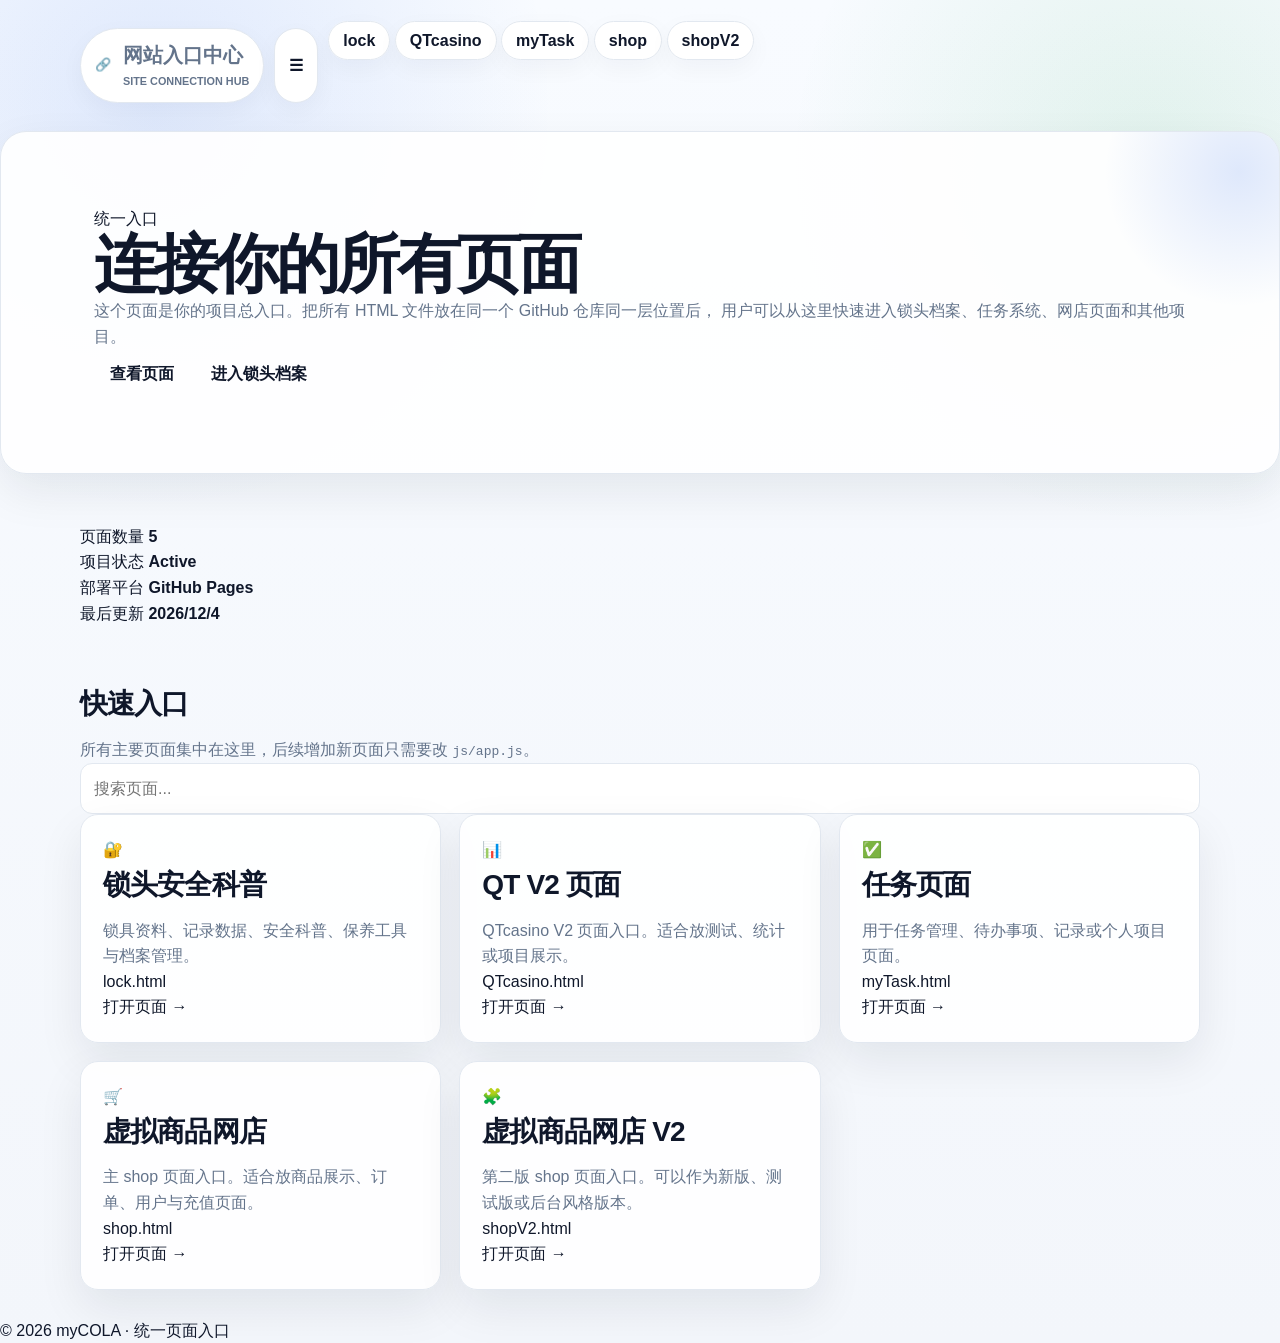
<file: index.html>
<!DOCTYPE html>
<html lang="zh-Hans">
<head>
  <meta charset="UTF-8" />
  <meta name="viewport" content="width=device-width, initial-scale=1.0" />

  <title>网站入口中心 | Site Hub</title>
  <meta name="description" content="统一连接 lock.html、QTcasino.html、myTask.html、shop.html、shopV2.html 的入口页面。" />

  <link rel="stylesheet" href="css/style.css" />
</head>

<body>
  <div class="bg-grid" aria-hidden="true"></div>

  <header class="site-header">
    <div class="container nav">
      <a class="brand" href="index.html">
        <span class="brand-mark">🔗</span>
        <span>
          <strong>网站入口中心</strong>
          <small>SITE CONNECTION HUB</small>
        </span>
      </a>

      <button class="menu-btn" id="menuBtn" type="button" aria-label="打开菜单">☰</button>

      <nav class="top-links" id="topLinks">
        <a href="lock.html">lock</a>
        <a href="QTcasino.html">QTcasino</a>
        <a href="myTask.html">myTask</a>
        <a href="shop.html">shop</a>
        <a href="shopV2.html">shopV2</a>
      </nav>
    </div>
  </header>

  <main>
    <section class="hero">
      <div class="container hero-panel">
        <span class="badge">统一入口</span>
        <h1>连接你的所有页面</h1>
        <p>
          这个页面是你的项目总入口。把所有 HTML 文件放在同一个 GitHub 仓库同一层位置后，
          用户可以从这里快速进入锁头档案、任务系统、网店页面和其他项目。
        </p>

        <div class="hero-actions">
          <a class="btn btn-primary" href="#pages">查看页面</a>
          <a class="btn btn-secondary" href="lock.html">进入锁头档案</a>
        </div>
      </div>
    </section>

    <section class="status-section">
      <div class="container status-grid">
        <article class="status-card">
          <span>页面数量</span>
          <strong id="pageCount">5</strong>
        </article>

        <article class="status-card">
          <span>项目状态</span>
          <strong>Active</strong>
        </article>

        <article class="status-card">
          <span>部署平台</span>
          <strong>GitHub Pages</strong>
        </article>

        <article class="status-card">
          <span>最后更新</span>
          <strong id="lastUpdated">-</strong>
        </article>
      </div>
    </section>

    <section class="cards-section" id="pages">
      <div class="container">
        <div class="section-head">
          <div>
            <h2>快速入口</h2>
            <p>所有主要页面集中在这里，后续增加新页面只需要改 <code>js/app.js</code>。</p>
          </div>

          <div class="search-box">
            <input id="searchInput" type="search" placeholder="搜索页面..." />
          </div>
        </div>

        <div class="grid" id="pageGrid"></div>
      </div>
    </section>
  </main>

  <footer class="site-footer">
    © 2026 myCOLA · 统一页面入口
  </footer>

  <script src="js/app.js"></script>
</body>
</html>
</file>
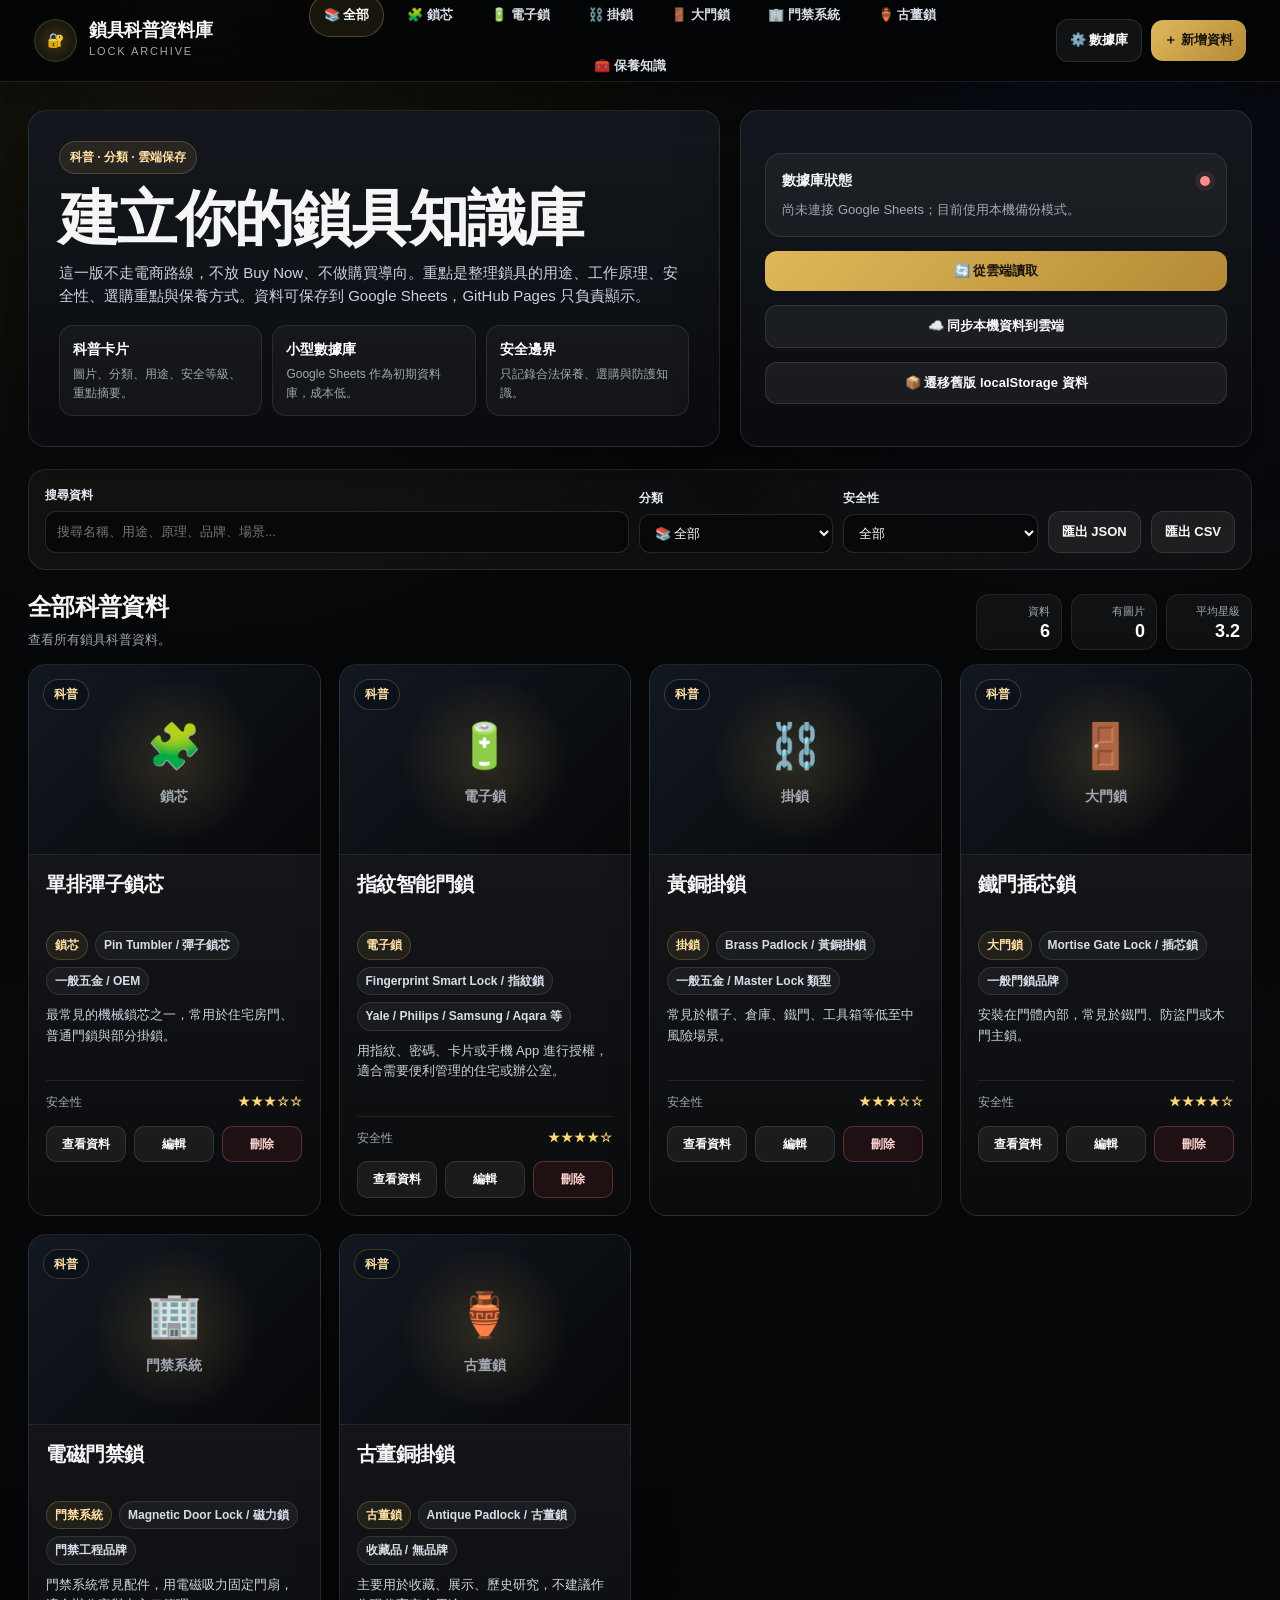
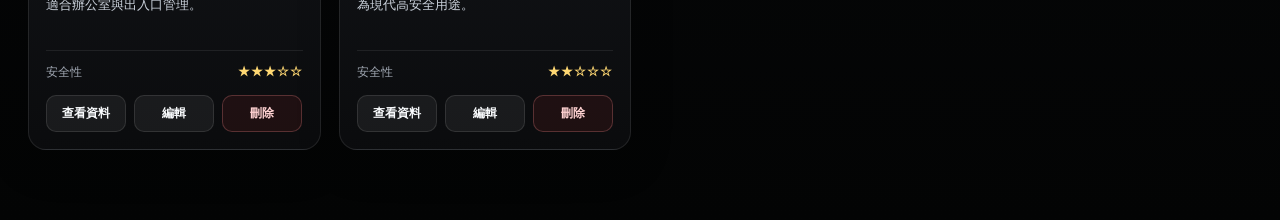
<file: lock.html>
<!DOCTYPE html>
<html lang="zh-Hant">
<head>
  <meta charset="UTF-8" />
  <meta name="viewport" content="width=device-width, initial-scale=1.0" />
  <title>Lock Archive｜鎖具科普資料庫</title>
  <meta name="description" content="鎖具科普資料庫：整理鎖芯、電子鎖、掛鎖、大門鎖、門禁與古董鎖的用途、原理、安全性、選購與保養資料。" />
  <style>
    :root {
      --bg: #050607;
      --bg2: #0b0d10;
      --panel: #11151b;
      --panel2: #161b22;
      --card: #111317;
      --card2: #171a20;
      --line: rgba(255,255,255,.10);
      --line2: rgba(224,184,90,.20);
      --text: #f5f5f5;
      --muted: #a1a8b3;
      --muted2: #7b8492;
      --gold: #e0b85a;
      --gold2: #ffe0a1;
      --blue: #8ab4ff;
      --green: #68d391;
      --red: #ff8a8a;
      --shadow: 0 18px 60px rgba(0,0,0,.38);
      --radius: 18px;
      --navH: 82px;
    }

    * { box-sizing: border-box; }
    html { scroll-behavior: smooth; }
    body {
      margin: 0;
      min-height: 100vh;
      background:
        radial-gradient(circle at 16% 0%, rgba(224,184,90,.10), transparent 31%),
        radial-gradient(circle at 86% 8%, rgba(84,120,255,.08), transparent 25%),
        linear-gradient(180deg, #030404 0%, #08090b 58%, #030404 100%);
      color: var(--text);
      font-family: Inter, "Segoe UI", Arial, "Microsoft YaHei", sans-serif;
      font-size: 14px;
      line-height: 1.55;
      overflow-x: hidden;
    }

    body::before {
      content: "";
      position: fixed;
      inset: 0;
      pointer-events: none;
      z-index: -1;
      background-image:
        linear-gradient(rgba(255,255,255,.025) 1px, transparent 1px),
        linear-gradient(90deg, rgba(255,255,255,.022) 1px, transparent 1px);
      background-size: 42px 42px;
      mask-image: linear-gradient(to bottom, rgba(0,0,0,.7), transparent 92%);
    }

    a { color: inherit; text-decoration: none; }
    button, input, textarea, select { font: inherit; }
    button { cursor: pointer; }

    .topnav {
      position: sticky;
      top: 0;
      z-index: 50;
      height: var(--navH);
      display: flex;
      align-items: center;
      justify-content: space-between;
      gap: 18px;
      padding: 0 34px;
      background: rgba(3,4,5,.86);
      border-bottom: 1px solid var(--line);
      backdrop-filter: blur(18px);
      box-shadow: 0 10px 35px rgba(0,0,0,.34);
    }

    .brand {
      display: flex;
      align-items: center;
      gap: 12px;
      min-width: 230px;
    }

    .brand-mark {
      width: 43px;
      height: 43px;
      border-radius: 50%;
      display: grid;
      place-items: center;
      background: radial-gradient(circle, rgba(224,184,90,.24), rgba(224,184,90,.04));
      border: 1px solid var(--line2);
      box-shadow: inset 0 0 0 1px rgba(255,255,255,.035);
    }

    .brand strong {
      display: block;
      font-size: 18px;
      letter-spacing: -.4px;
      line-height: 1.05;
    }

    .brand span {
      display: block;
      margin-top: 4px;
      color: var(--muted);
      font-size: 11px;
      letter-spacing: 1.9px;
      text-transform: uppercase;
    }

    .navlinks {
      display: flex;
      align-items: center;
      justify-content: center;
      gap: 8px;
      flex-wrap: wrap;
    }

    .navlinks button {
      border: 1px solid transparent;
      border-radius: 999px;
      background: transparent;
      color: #d9dde5;
      padding: 10px 14px;
      font-weight: 800;
      font-size: 13px;
      white-space: nowrap;
    }

    .navlinks button:hover,
    .navlinks button.active {
      border-color: rgba(224,184,90,.30);
      background: rgba(224,184,90,.09);
      color: #fff;
    }

    .nav-actions {
      display: flex;
      align-items: center;
      gap: 9px;
      justify-content: flex-end;
      min-width: 250px;
    }

    .btn {
      border: 1px solid rgba(255,255,255,.11);
      border-radius: 12px;
      background: rgba(255,255,255,.06);
      color: #f8fafc;
      padding: 10px 13px;
      font-weight: 850;
      font-size: 13px;
      display: inline-flex;
      align-items: center;
      justify-content: center;
      gap: 8px;
      min-height: 40px;
      transition: transform .16s ease, border-color .16s ease, background .16s ease;
      white-space: nowrap;
    }

    .btn:hover { transform: translateY(-1px); border-color: rgba(224,184,90,.35); background: rgba(224,184,90,.08); }
    .btn-primary { background: linear-gradient(135deg, var(--gold), #b48a35); color: #17130a; border: none; }
    .btn-danger { color: #ffd2d2; border-color: rgba(255,138,138,.26); background: rgba(255,71,71,.08); }
    .btn-small { padding: 8px 10px; min-height: 34px; font-size: 12px; border-radius: 10px; }
    .btn-ghost { background: transparent; }
    .btn-wide { width: 100%; }

    .mobile-menu { display: none; }

    .container {
      width: min(1500px, calc(100vw - 56px));
      margin: 0 auto;
      padding: 28px 0 70px;
    }

    .hero {
      display: grid;
      grid-template-columns: minmax(0, 1.15fr) minmax(320px, .85fr);
      gap: 20px;
      align-items: stretch;
      margin-bottom: 22px;
    }

    .panel {
      border: 1px solid var(--line);
      background: linear-gradient(180deg, rgba(20,24,30,.96), rgba(10,12,15,.96));
      border-radius: var(--radius);
      box-shadow: var(--shadow);
      overflow: hidden;
    }

    .hero-copy { padding: 30px; }

    .badge {
      display: inline-flex;
      align-items: center;
      gap: 8px;
      padding: 6px 10px;
      border-radius: 999px;
      background: rgba(224,184,90,.10);
      border: 1px solid rgba(224,184,90,.24);
      color: var(--gold2);
      font-weight: 900;
      font-size: 12px;
      margin-bottom: 14px;
    }

    h1, h2, h3, p { margin-top: 0; }
    .hero h1 {
      margin-bottom: 12px;
      font-size: clamp(32px, 4.7vw, 60px);
      line-height: 1.02;
      letter-spacing: -1.7px;
    }
    .hero p {
      color: #cbd2df;
      font-size: 15px;
      max-width: 760px;
    }

    .hero-points {
      display: grid;
      grid-template-columns: repeat(3, minmax(0, 1fr));
      gap: 10px;
      margin-top: 18px;
    }
    .point {
      border: 1px solid rgba(255,255,255,.09);
      border-radius: 14px;
      padding: 13px;
      background: rgba(255,255,255,.035);
    }
    .point strong { display: block; color: #fff; font-size: 14px; margin-bottom: 4px; }
    .point span { display: block; color: var(--muted); font-size: 12px; }

    .db-panel {
      padding: 24px;
      display: grid;
      align-content: center;
      gap: 14px;
    }
    .status-card {
      border-radius: 16px;
      padding: 16px;
      background: rgba(255,255,255,.045);
      border: 1px solid rgba(255,255,255,.09);
    }
    .status-line {
      display: flex;
      align-items: center;
      justify-content: space-between;
      gap: 12px;
      margin-bottom: 8px;
    }
    .dot {
      width: 10px;
      height: 10px;
      border-radius: 50%;
      background: var(--muted2);
      box-shadow: 0 0 0 5px rgba(255,255,255,.04);
    }
    .dot.online { background: var(--green); box-shadow: 0 0 0 5px rgba(104,211,145,.09); }
    .dot.offline { background: var(--red); box-shadow: 0 0 0 5px rgba(255,138,138,.09); }
    .status-card p { margin: 0; color: var(--muted); font-size: 13px; }

    .toolbar {
      display: grid;
      grid-template-columns: minmax(220px, 1.2fr) minmax(150px, .4fr) minmax(150px, .4fr) auto auto;
      gap: 10px;
      align-items: end;
      margin-bottom: 18px;
      padding: 16px;
      border-radius: var(--radius);
      background: rgba(255,255,255,.035);
      border: 1px solid var(--line);
    }

    label { display: block; color: #e8ecf5; font-size: 12px; font-weight: 850; margin-bottom: 6px; }
    input, textarea, select {
      width: 100%;
      border: 1px solid rgba(255,255,255,.12);
      border-radius: 11px;
      background: #07080a;
      color: #f8fafc;
      outline: none;
      padding: 10px 11px;
      font-size: 13px;
    }
    textarea { min-height: 86px; resize: vertical; }
    input:focus, textarea:focus, select:focus { border-color: rgba(224,184,90,.45); box-shadow: 0 0 0 3px rgba(224,184,90,.10); }

    .section-head {
      display: flex;
      align-items: flex-end;
      justify-content: space-between;
      gap: 14px;
      margin: 18px 0 14px;
    }
    .section-head h2 { margin: 0; font-size: 24px; letter-spacing: -.7px; }
    .section-head p { margin: 5px 0 0; color: var(--muted); font-size: 13px; }
    .stats { display: flex; gap: 9px; flex-wrap: wrap; justify-content: flex-end; }
    .stat {
      min-width: 86px;
      padding: 8px 11px;
      border-radius: 13px;
      background: rgba(255,255,255,.045);
      border: 1px solid rgba(255,255,255,.08);
      text-align: right;
    }
    .stat span { display: block; color: var(--muted); font-size: 11px; }
    .stat strong { display: block; color: #fff; font-size: 18px; line-height: 1.15; }

    .grid {
      display: grid;
      grid-template-columns: repeat(4, minmax(0, 1fr));
      gap: 18px;
    }

    .card {
      border-radius: 18px;
      background: linear-gradient(180deg, rgba(24,27,32,.97), rgba(11,12,14,.97));
      border: 1px solid rgba(255,255,255,.095);
      overflow: hidden;
      box-shadow: 0 12px 42px rgba(0,0,0,.24);
      min-width: 0;
    }

    .card-media {
      height: 190px;
      background: #101216;
      border-bottom: 1px solid rgba(255,255,255,.08);
      position: relative;
      display: grid;
      place-items: center;
      overflow: hidden;
    }
    .card-media img { width: 100%; height: 100%; object-fit: cover; display: block; opacity: .92; }
    .placeholder {
      width: 100%; height: 100%; display: grid; place-items: center; text-align: center;
      background: radial-gradient(circle at center, rgba(224,184,90,.16), transparent 48%), linear-gradient(135deg, #121820, #07080a);
      color: var(--muted);
      font-weight: 900;
    }
    .placeholder b { display: block; font-size: 44px; margin-bottom: 6px; }
    .card-badge {
      position: absolute;
      left: 14px; top: 14px;
      border-radius: 999px;
      padding: 5px 10px;
      background: rgba(12,18,27,.82);
      border: 1px solid rgba(224,184,90,.24);
      color: var(--gold2);
      font-size: 12px;
      font-weight: 900;
      backdrop-filter: blur(10px);
    }
    .card-body { padding: 17px; }
    .card h3 {
      font-size: 20px;
      line-height: 1.25;
      letter-spacing: -.45px;
      margin: 0 0 9px;
      min-height: 50px;
    }
    .meta {
      display: flex;
      flex-wrap: wrap;
      gap: 7px;
      margin-bottom: 10px;
    }
    .pill {
      display: inline-flex;
      align-items: center;
      border: 1px solid rgba(255,255,255,.10);
      border-radius: 999px;
      padding: 4px 8px;
      color: #d7dde8;
      background: rgba(255,255,255,.045);
      font-size: 12px;
      font-weight: 750;
      max-width: 100%;
    }
    .pill.gold { color: var(--gold2); border-color: rgba(224,184,90,.24); background: rgba(224,184,90,.08); }
    .summary {
      color: #cbd2dc;
      font-size: 13px;
      min-height: 62px;
      display: -webkit-box;
      -webkit-line-clamp: 3;
      -webkit-box-orient: vertical;
      overflow: hidden;
    }
    .rating {
      display: flex;
      align-items: center;
      justify-content: space-between;
      gap: 10px;
      padding-top: 11px;
      margin-top: 12px;
      border-top: 1px solid rgba(255,255,255,.08);
      color: var(--muted);
      font-size: 12px;
    }
    .stars { color: #ffd873; letter-spacing: 1px; white-space: nowrap; font-size: 13px; }
    .card-actions {
      display: grid;
      grid-template-columns: 1fr 1fr 1fr;
      gap: 8px;
      margin-top: 13px;
    }

    .empty {
      display: none;
      text-align: center;
      padding: 44px 20px;
      border-radius: var(--radius);
      border: 1px dashed rgba(224,184,90,.24);
      background: rgba(224,184,90,.045);
      color: var(--muted);
    }
    .empty b { display: block; color: #fff; font-size: 20px; margin-bottom: 7px; }

    .modal {
      position: fixed;
      inset: 0;
      display: none;
      align-items: center;
      justify-content: center;
      padding: 20px;
      background: rgba(0,0,0,.72);
      z-index: 100;
    }
    .modal.show { display: flex; }
    .modal-box {
      width: min(980px, 100%);
      max-height: 91vh;
      overflow: auto;
      border-radius: 20px;
      border: 1px solid rgba(255,255,255,.12);
      background: linear-gradient(180deg, #171b22, #0a0c10);
      box-shadow: var(--shadow);
    }
    .modal-head {
      position: sticky;
      top: 0;
      z-index: 2;
      padding: 18px 20px;
      display: flex;
      justify-content: space-between;
      align-items: flex-start;
      gap: 14px;
      background: rgba(17,21,27,.94);
      border-bottom: 1px solid var(--line);
      backdrop-filter: blur(16px);
    }
    .modal-head h2 { margin: 0; font-size: 22px; }
    .modal-head p { margin: 4px 0 0; color: var(--muted); font-size: 13px; }
    .close {
      width: 38px; height: 38px; border-radius: 12px; border: 1px solid rgba(255,255,255,.12);
      background: rgba(255,255,255,.05); color: #fff; font-size: 22px;
    }
    .modal-content { padding: 20px; }
    .form-grid {
      display: grid;
      grid-template-columns: repeat(2, minmax(0, 1fr));
      gap: 14px;
    }
    .full { grid-column: 1 / -1; }
    .form-actions { display: flex; flex-wrap: wrap; gap: 10px; margin-top: 16px; }
    .small-note { color: var(--muted); font-size: 12px; margin: 6px 0 0; }
    .preview-img {
      width: 100%; max-height: 220px; object-fit: contain; border-radius: 14px;
      border: 1px solid rgba(255,255,255,.10); background: #050607; margin-top: 10px; display: none;
    }

    .detail-layout {
      display: grid;
      grid-template-columns: minmax(240px, .55fr) minmax(0, 1fr);
      gap: 18px;
    }
    .detail-img {
      width: 100%; height: 300px; object-fit: cover; border-radius: 16px;
      border: 1px solid rgba(255,255,255,.10); background: #050607;
    }
    .detail-list {
      display: grid;
      gap: 10px;
    }
    .detail-row {
      display: grid;
      grid-template-columns: 140px minmax(0, 1fr);
      gap: 12px;
      padding: 12px;
      border: 1px solid rgba(255,255,255,.08);
      border-radius: 14px;
      background: rgba(255,255,255,.035);
    }
    .detail-row span { color: var(--gold2); font-weight: 900; font-size: 13px; }
    .detail-row p { margin: 0; color: #e7ebf3; white-space: pre-wrap; overflow-wrap: anywhere; font-size: 13px; }
    .toast {
      position: fixed;
      right: 18px;
      bottom: 18px;
      z-index: 120;
      display: none;
      max-width: 430px;
      padding: 13px 14px;
      border-radius: 14px;
      border: 1px solid rgba(255,255,255,.12);
      background: rgba(17,21,27,.95);
      color: #fff;
      box-shadow: var(--shadow);
    }
    .toast.show { display: block; }
    .toast.warn { border-color: rgba(255,138,138,.32); }
    .toast.ok { border-color: rgba(104,211,145,.32); }

    @media (max-width: 1200px) {
      .grid { grid-template-columns: repeat(3, minmax(0, 1fr)); }
      .toolbar { grid-template-columns: 1fr 1fr 1fr; }
      .toolbar .btn { width: 100%; }
      .nav-actions { min-width: 0; }
    }
    @media (max-width: 980px) {
      .topnav { height: auto; min-height: var(--navH); padding: 14px 18px; align-items: flex-start; }
      .mobile-menu { display: inline-flex; }
      .navlinks { display: none; position: absolute; left: 18px; right: 18px; top: 74px; padding: 12px; background: rgba(5,6,7,.98); border: 1px solid var(--line); border-radius: 16px; box-shadow: var(--shadow); justify-content: flex-start; }
      .navlinks.open { display: flex; }
      .nav-actions { flex-wrap: wrap; }
      .container { width: min(100vw - 28px, 1500px); padding-top: 18px; }
      .hero { grid-template-columns: 1fr; }
      .grid { grid-template-columns: repeat(2, minmax(0, 1fr)); }
      .hero-points { grid-template-columns: 1fr; }
      .detail-layout { grid-template-columns: 1fr; }
    }
    @media (max-width: 640px) {
      body { font-size: 13px; }
      .topnav { display: grid; grid-template-columns: 1fr; }
      .brand { min-width: 0; }
      .nav-actions { justify-content: flex-start; }
      .grid, .toolbar, .form-grid { grid-template-columns: 1fr; }
      .card-media { height: 180px; }
      .card-actions { grid-template-columns: 1fr; }
      .section-head { display: block; }
      .stats { justify-content: flex-start; margin-top: 10px; }
      .detail-row { grid-template-columns: 1fr; gap: 4px; }
      .hero-copy, .db-panel { padding: 20px; }
    }
  </style>
</head>
<body>
  <header class="topnav">
    <div class="brand">
      <div class="brand-mark">🔐</div>
      <div>
        <strong>鎖具科普資料庫</strong>
        <span>Lock Archive</span>
      </div>
    </div>

    <nav id="navlinks" class="navlinks"></nav>

    <div class="nav-actions">
      <button class="btn mobile-menu" type="button" onclick="toggleNav()">☰ 目錄</button>
      <button class="btn" type="button" onclick="openDbModal()">⚙️ 數據庫</button>
      <button class="btn btn-primary" type="button" onclick="openEditModal()">＋ 新增資料</button>
    </div>
  </header>

  <main class="container">
    <section class="hero">
      <div class="panel hero-copy">
        <span class="badge">科普 · 分類 · 雲端保存</span>
        <h1>建立你的鎖具知識庫</h1>
        <p>這一版不走電商路線，不放 Buy Now、不做購買導向。重點是整理鎖具的用途、工作原理、安全性、選購重點與保養方式。資料可保存到 Google Sheets，GitHub Pages 只負責顯示。</p>
        <div class="hero-points">
          <div class="point"><strong>科普卡片</strong><span>圖片、分類、用途、安全等級、重點摘要。</span></div>
          <div class="point"><strong>小型數據庫</strong><span>Google Sheets 作為初期資料庫，成本低。</span></div>
          <div class="point"><strong>安全邊界</strong><span>只記錄合法保養、選購與防護知識。</span></div>
        </div>
      </div>

      <div class="panel db-panel">
        <div class="status-card">
          <div class="status-line">
            <strong>數據庫狀態</strong>
            <span id="statusDot" class="dot offline"></span>
          </div>
          <p id="dbStatusText">尚未連接 Google Sheets；目前使用本機備份模式。</p>
        </div>
        <button class="btn btn-primary btn-wide" type="button" onclick="loadFromCloud()">🔄 從雲端讀取</button>
        <button class="btn btn-wide" type="button" onclick="syncLocalToCloud()">☁️ 同步本機資料到雲端</button>
        <button class="btn btn-wide" type="button" onclick="migrateLegacyData()">📦 遷移舊版 localStorage 資料</button>
      </div>
    </section>

    <section class="toolbar">
      <div>
        <label for="searchInput">搜尋資料</label>
        <input id="searchInput" type="search" placeholder="搜尋名稱、用途、原理、品牌、場景..." oninput="render()" />
      </div>
      <div>
        <label for="categoryFilter">分類</label>
        <select id="categoryFilter" onchange="setCategory(this.value)"></select>
      </div>
      <div>
        <label for="ratingFilter">安全性</label>
        <select id="ratingFilter" onchange="render()">
          <option value="">全部</option>
          <option value="5">5 星</option>
          <option value="4">4 星以上</option>
          <option value="3">3 星以上</option>
          <option value="2">2 星以上</option>
          <option value="1">1 星以上</option>
        </select>
      </div>
      <button class="btn" type="button" onclick="exportJSON()">匯出 JSON</button>
      <button class="btn" type="button" onclick="exportCSV()">匯出 CSV</button>
    </section>

    <div class="section-head">
      <div>
        <h2 id="sectionTitle">全部資料</h2>
        <p id="sectionDesc">查看所有鎖具科普卡片。</p>
      </div>
      <div class="stats">
        <div class="stat"><span>資料</span><strong id="statTotal">0</strong></div>
        <div class="stat"><span>有圖片</span><strong id="statImages">0</strong></div>
        <div class="stat"><span>平均星級</span><strong id="statAvg">-</strong></div>
      </div>
    </div>

    <section id="cardsGrid" class="grid"></section>
    <section id="emptyState" class="empty"><b>目前沒有資料</b>按「新增資料」開始建立你的鎖具科普資料庫。</section>
  </main>

  <div id="editModal" class="modal">
    <div class="modal-box">
      <div class="modal-head">
        <div>
          <h2 id="editTitle">新增科普資料</h2>
          <p>圖片建議用 URL。文字資料會保存到 Google Sheets；本機也會保留備份。</p>
        </div>
        <button class="close" type="button" onclick="closeModal('editModal')">×</button>
      </div>
      <div class="modal-content">
        <form id="editForm" onsubmit="saveRecord(event)">
          <div class="form-grid">
            <div>
              <label for="f_categoryKey">分類</label>
              <select id="f_categoryKey"></select>
            </div>
            <div>
              <label for="f_name">名稱</label>
              <input id="f_name" placeholder="例如：指紋智能門鎖" required />
            </div>
            <div>
              <label for="f_brand">品牌 / 來源</label>
              <input id="f_brand" placeholder="例如：Yale / Philips / 一般五金" />
            </div>
            <div>
              <label for="f_model">型號</label>
              <input id="f_model" placeholder="例如：Alpha / 5100-K" />
            </div>
            <div>
              <label for="f_type">類型</label>
              <input id="f_type" placeholder="例如：電子鎖 / 掛鎖 / 彈子鎖芯" />
            </div>
            <div>
              <label for="f_referencePrice">參考價格</label>
              <input id="f_referencePrice" placeholder="例如：SGD 300 - 1200 / RM 50 - 180" />
            </div>
            <div class="full">
              <label for="f_imageUrl">圖片 URL</label>
              <input id="f_imageUrl" placeholder="https://..." oninput="previewImage()" />
              <img id="imagePreview" class="preview-img" alt="圖片預覽" />
              <p class="small-note">初期建議先用圖片網址。不要把高清圖片 base64 塞進數據庫，會變很大。</p>
            </div>
            <div>
              <label for="f_useCase">用途</label>
              <textarea id="f_useCase" placeholder="它主要用來做什麼？適合誰？"></textarea>
            </div>
            <div>
              <label for="f_scenes">常見場景</label>
              <textarea id="f_scenes" placeholder="住宅、公寓、辦公室、倉庫、鐵門、酒店..."></textarea>
            </div>
            <div class="full">
              <label for="f_principle">工作原理（科普，不教繞過）</label>
              <textarea id="f_principle" placeholder="用簡單方式解釋原理，例如：依靠指紋識別授權、電機驅動鎖舌、彈子高度對齊等。"></textarea>
            </div>
            <div>
              <label for="f_safetyRating">安全性評分</label>
              <select id="f_safetyRating">
                <option value="">未評估</option>
                <option value="1">1 星</option>
                <option value="2">2 星</option>
                <option value="3">3 星</option>
                <option value="4">4 星</option>
                <option value="5">5 星</option>
              </select>
            </div>
            <div>
              <label for="f_safetyReason">評分原因</label>
              <textarea id="f_safetyReason" placeholder="為什麼給這個星級？例如：看材質、鎖體、備援、品牌與安裝。"></textarea>
            </div>
            <div>
              <label for="f_pros">優點</label>
              <textarea id="f_pros" placeholder="方便、耐用、容易安裝、可管理多人..."></textarea>
            </div>
            <div>
              <label for="f_cons">缺點</label>
              <textarea id="f_cons" placeholder="需要電池、價格高、怕水、安裝複雜..."></textarea>
            </div>
            <div>
              <label for="f_buyingPoints">選購重點</label>
              <textarea id="f_buyingPoints" placeholder="看品牌、售後、材質、防水、保固、尺寸..."></textarea>
            </div>
            <div>
              <label for="f_maintenance">保養方式</label>
              <textarea id="f_maintenance" placeholder="清潔、換電池、防鏽、定期檢查、找授權師傅..."></textarea>
            </div>
            <div>
              <label for="f_mistakes">常見誤區</label>
              <textarea id="f_mistakes" placeholder="例如：越貴不一定越適合；電子鎖也需要備援方案。"></textarea>
            </div>
            <div>
              <label for="f_faq">常見問題</label>
              <textarea id="f_faq" placeholder="例如：沒電怎麼辦？適合戶外嗎？"></textarea>
            </div>
            <div class="full">
              <label for="f_sources">資料來源 / 參考</label>
              <textarea id="f_sources" placeholder="品牌官網、說明書、五金店資料、你自己的實測筆記..."></textarea>
            </div>
            <div class="full">
              <label for="f_notes">備註</label>
              <textarea id="f_notes" placeholder="你的觀察、安裝案例、未來要補的資料..."></textarea>
            </div>
          </div>
          <div class="form-actions">
            <button class="btn btn-primary" type="submit">保存資料</button>
            <button class="btn" type="button" onclick="resetEditForm()">清空</button>
            <button class="btn" type="button" onclick="closeModal('editModal')">取消</button>
          </div>
        </form>
      </div>
    </div>
  </div>

  <div id="detailModal" class="modal">
    <div class="modal-box">
      <div class="modal-head">
        <div>
          <h2 id="detailTitle">資料詳情</h2>
          <p id="detailSub">科普內容</p>
        </div>
        <button class="close" type="button" onclick="closeModal('detailModal')">×</button>
      </div>
      <div id="detailContent" class="modal-content"></div>
    </div>
  </div>

  <div id="dbModal" class="modal">
    <div class="modal-box">
      <div class="modal-head">
        <div>
          <h2>Google Sheets 數據庫設定</h2>
          <p>把 Apps Script 部署成 Web App 後，把 /exec 網址貼在這裡。Token 不要寫進 GitHub，只保存在你自己的瀏覽器。</p>
        </div>
        <button class="close" type="button" onclick="closeModal('dbModal')">×</button>
      </div>
      <div class="modal-content">
        <div class="form-grid">
          <div class="full">
            <label for="dbUrlInput">Apps Script Web App URL</label>
            <input id="dbUrlInput" placeholder="https://script.google.com/macros/s/xxxx/exec" />
          </div>
          <div>
            <label for="dbTokenInput">管理 Token</label>
            <input id="dbTokenInput" placeholder="和 Code.gs 裡 TOKEN 一樣" />
          </div>
          <div>
            <label>目前模式</label>
            <button class="btn btn-wide" type="button" onclick="testDbConnection()">測試連接</button>
          </div>
        </div>
        <div class="form-actions">
          <button class="btn btn-primary" type="button" onclick="saveDbConfig()">保存設定</button>
          <button class="btn" type="button" onclick="clearDbConfig()">清除設定</button>
          <button class="btn" type="button" onclick="closeModal('dbModal')">關閉</button>
        </div>
        <p class="small-note">提醒：如果你把 Token 直接寫進 HTML 並上傳 GitHub，其他人也可能新增/刪除資料。這一版設計成你自己在瀏覽器輸入 Token。</p>
      </div>
    </div>
  </div>

  <div id="toast" class="toast"></div>

  <script>
    const LOCAL_KEY = "lockArchiveScienceLocalV1";
    const DB_CONFIG_KEY = "lockArchiveScienceDbConfigV1";
    const LEGACY_KEYS = ["lockDirectoryArchiveV2", "lockDirectoryArchiveV1"];

    const CATEGORIES = [
      { key: "all", icon: "📚", title: "全部", desc: "查看所有鎖具科普資料。" },
      { key: "cylinders", icon: "🧩", title: "鎖芯", desc: "彈子、葉片、碟片、凹點、管狀等鎖芯科普。" },
      { key: "electronic", icon: "🔋", title: "電子鎖", desc: "指紋、密碼、卡片、WiFi、藍牙與酒店鎖。" },
      { key: "padlocks", icon: "⛓️", title: "掛鎖", desc: "黃銅掛鎖、防剪掛鎖、戶外防水掛鎖與鏈鎖。" },
      { key: "gateLocks", icon: "🚪", title: "大門鎖", desc: "鐵門、防盜門、插芯鎖、門禁配件。" },
      { key: "access", icon: "🏢", title: "門禁系統", desc: "電磁鎖、讀卡器、控制器、出門按鈕與安全配置。" },
      { key: "antique", icon: "🏺", title: "古董鎖", desc: "古老、絕版、收藏型鎖具的歷史與展示資料。" },
      { key: "maintenance", icon: "🧰", title: "保養知識", desc: "合法保養、選購、安裝注意與常見問題。" }
    ];

    const FIELD_IDS = [
      "categoryKey", "name", "brand", "model", "type", "referencePrice", "imageUrl", "useCase", "scenes", "principle", "safetyRating", "safetyReason", "pros", "cons", "buyingPoints", "maintenance", "mistakes", "faq", "sources", "notes"
    ];

    let records = [];
    let currentCategory = "all";
    let editingId = null;
    let dbConfig = { apiUrl: "", token: "" };

    const starterRecords = [
      {
        id: "START-cylinders-1",
        categoryKey: "cylinders",
        name: "單排彈子鎖芯",
        brand: "一般五金 / OEM",
        model: "常見住宅款",
        type: "Pin Tumbler / 彈子鎖芯",
        imageUrl: "",
        useCase: "最常見的機械鎖芯之一，常用於住宅房門、普通門鎖與部分掛鎖。",
        scenes: "住宅房門、辦公室門、木門、普通掛鎖。",
        principle: "內部有多組彈子，正確鑰匙插入後會讓彈子高度對齊，鎖芯才可以旋轉。這裡只做結構科普，不提供未授權開啟方法。",
        safetyRating: "3",
        safetyReason: "普及、維修容易，但低階款在抗破壞與鑰匙管理方面較弱。",
        referencePrice: "RM 20 - RM 180",
        pros: "價格範圍廣、容易購買、維修與更換方便。",
        cons: "低階款安全性普通；長期缺乏保養會卡頓。",
        buyingPoints: "看鎖芯材質、防鑽片、防拔設計、鑰匙精度與售後。",
        maintenance: "定期清潔鑰匙孔，卡頓時使用適合鎖具的潤滑用品；嚴重磨損應更換鎖芯。",
        mistakes: "不要只看價格；門體、安裝品質和鑰匙管理也會影響安全。",
        faq: "適合大門嗎？低階款不建議單獨作為高安全大門主鎖。",
        sources: "五金店資料、常見鎖芯產品說明、個人整理。",
        notes: "可補充不同品牌結構差異。",
        createdAt: nowIso(), updatedAt: nowIso()
      },
      {
        id: "START-electronic-1",
        categoryKey: "electronic",
        name: "指紋智能門鎖",
        brand: "Yale / Philips / Samsung / Aqara 等",
        model: "視品牌而定",
        type: "Fingerprint Smart Lock / 指紋鎖",
        imageUrl: "",
        useCase: "用指紋、密碼、卡片或手機 App 進行授權，適合需要便利管理的住宅或辦公室。",
        scenes: "公寓、住宅大門、辦公室、短租單位。",
        principle: "指紋模組識別授權後，電機驅動鎖舌或離合機構完成開門。通常會有密碼、卡片、機械鑰匙或應急供電作為備援。",
        safetyRating: "4",
        safetyReason: "便利性高，可管理多用戶；安全性取決於品牌、安裝、備援方案與韌體更新。",
        referencePrice: "SGD 300 - 1200+",
        pros: "不用帶鑰匙、可設定臨時密碼、部分型號有開門記錄。",
        cons: "依賴電池與電子模組；低品質產品可能故障；需要注意備援鑰匙保管。",
        buyingPoints: "看電池續航、應急供電、機械鑰匙備援、防水等級、售後與安裝服務。",
        maintenance: "定期換電池，保持指紋區清潔，保留備援鑰匙，定期檢查門縫與鎖舌。",
        mistakes: "不是裝了電子鎖就一定更安全；門體、安裝和管理密碼同樣重要。",
        faq: "沒電怎麼辦？多數型號有外部應急供電或備用鑰匙。",
        sources: "品牌產品說明、安裝手冊、個人整理。",
        notes: "可補充不同品牌功能比較。",
        createdAt: nowIso(), updatedAt: nowIso()
      },
      {
        id: "START-padlocks-1",
        categoryKey: "padlocks",
        name: "黃銅掛鎖",
        brand: "一般五金 / Master Lock 類型",
        model: "常見掛鎖",
        type: "Brass Padlock / 黃銅掛鎖",
        imageUrl: "",
        useCase: "常見於櫃子、倉庫、鐵門、工具箱等低至中風險場景。",
        scenes: "儲物櫃、鐵門、倉庫、工具箱、行李。",
        principle: "鎖體通常以黃銅製成，搭配鎖梁和機械鎖芯，透過鑰匙控制鎖梁釋放。",
        safetyRating: "3",
        safetyReason: "耐用、普及，但普通款抗剪與抗破壞能力有限。",
        referencePrice: "RM 10 - RM 80",
        pros: "便宜、好買、耐腐蝕性比普通鐵鎖好。",
        cons: "普通鎖梁可能被破壞；不適合高風險場景單獨使用。",
        buyingPoints: "看鎖體大小、鎖梁直徑、是否硬化、防水性與鑰匙數量。",
        maintenance: "戶外使用要防鏽、防水，定期清潔鎖梁與鑰匙孔。",
        mistakes: "小掛鎖不等於高安全；要根據場景選尺寸和結構。",
        faq: "能不能用在戶外？可以，但要看防水與防鏽設計。",
        sources: "五金店資料、產品說明、個人整理。",
        notes: "可補充各尺寸對比。",
        createdAt: nowIso(), updatedAt: nowIso()
      },
      {
        id: "START-gate-1",
        categoryKey: "gateLocks",
        name: "鐵門插芯鎖",
        brand: "一般門鎖品牌",
        model: "Mortise Lock",
        type: "Mortise Gate Lock / 插芯鎖",
        imageUrl: "",
        useCase: "安裝在門體內部，常見於鐵門、防盜門或木門主鎖。",
        scenes: "住宅大門、鐵門、辦公室門、防盜門。",
        principle: "鎖體嵌入門內，透過鎖芯、把手與鎖舌配合控制門的開關。",
        safetyRating: "4",
        safetyReason: "比簡單掛鎖或薄門鎖更完整，但效果取決於門體、鎖芯等級與安裝品質。",
        referencePrice: "SGD 80 - 400+",
        pros: "結構完整、外觀整潔、可搭配高安全鎖芯。",
        cons: "安裝需要開孔與調整，維修比外掛鎖複雜。",
        buyingPoints: "確認門厚、鎖體尺寸、鎖芯規格、鎖舌方向與品牌售後。",
        maintenance: "定期檢查鎖舌是否順暢，門下沉或門縫偏移時要調整。",
        mistakes: "只換貴鎖芯但門框薄弱，整體安全仍不足。",
        faq: "可以自己裝嗎？有經驗可以，否則建議找師傅確保門孔與鎖舌對位。",
        sources: "門鎖安裝資料、五金產品說明、個人整理。",
        notes: "可補充安裝案例圖片。",
        createdAt: nowIso(), updatedAt: nowIso()
      },
      {
        id: "START-access-1",
        categoryKey: "access",
        name: "電磁門禁鎖",
        brand: "門禁工程品牌",
        model: "Magnetic Lock",
        type: "Magnetic Door Lock / 磁力鎖",
        imageUrl: "",
        useCase: "門禁系統常見配件，用電磁吸力固定門扇，適合辦公室與出入口管理。",
        scenes: "玻璃門、辦公室、門禁出口、公共空間入口。",
        principle: "通電時電磁鐵吸住吸板，斷電或授權時釋放。必須配合控制器、電源、出門按鈕與消防策略。",
        safetyRating: "3",
        safetyReason: "適合門禁管理，但不等於完整防盜；斷電與逃生設計很重要。",
        referencePrice: "RM 80 - RM 600",
        pros: "結構簡單、維護方便、適合多人出入管理。",
        cons: "依賴電源；需要正確的消防和逃生設計。",
        buyingPoints: "看拉力、電源、門型、支架、控制器兼容性與合規要求。",
        maintenance: "定期檢查電源、吸板對位、螺絲固定與控制器狀態。",
        mistakes: "不要只裝磁力鎖就當高防盜；它是門禁系統的一部分。",
        faq: "停電會怎樣？要看系統設計，很多場景要求斷電可逃生。",
        sources: "門禁工程資料、產品手冊、個人整理。",
        notes: "可補充 fail-safe / fail-secure 概念。",
        createdAt: nowIso(), updatedAt: nowIso()
      },
      {
        id: "START-antique-1",
        categoryKey: "antique",
        name: "古董銅掛鎖",
        brand: "收藏品 / 無品牌",
        model: "古式掛鎖",
        type: "Antique Padlock / 古董鎖",
        imageUrl: "",
        useCase: "主要用於收藏、展示、歷史研究，不建議作為現代高安全用途。",
        scenes: "收藏展示、古董市場、文化研究、道具。",
        principle: "不同年代有不同結構，常見重點是材質、工藝、鑰匙形狀與歷史背景。",
        safetyRating: "2",
        safetyReason: "收藏價值可能高，但現代防護能力通常不如新式鎖具。",
        referencePrice: "視年份與品相而定",
        pros: "有歷史感、工藝價值、適合展示。",
        cons: "不一定適合日常防護；零件和鑰匙難找。",
        buyingPoints: "看年份、完整度、鑰匙是否存在、銹蝕狀態與來源。",
        maintenance: "乾燥保存，避免過度打磨破壞包漿；需要修復時找懂古董的師傅。",
        mistakes: "不要把收藏鎖當成現代防盜鎖使用。",
        faq: "沒有鑰匙還值得收嗎？視造型、年份與完整度而定。",
        sources: "收藏資料、古董市場觀察、個人整理。",
        notes: "可補充來源照片和尺寸。",
        createdAt: nowIso(), updatedAt: nowIso()
      }
    ];

    function nowIso() { return new Date().toISOString(); }
    function uid() { return "L-" + Date.now().toString(36) + "-" + Math.random().toString(36).slice(2, 8); }
    function $(id) { return document.getElementById(id); }

    function escapeHtml(value) {
      return String(value ?? "").replace(/[&<>'"]/g, c => ({"&":"&amp;","<":"&lt;",">":"&gt;","'":"&#39;","\"":"&quot;"}[c]));
    }

    function categoryTitle(key) {
      return (CATEGORIES.find(c => c.key === key) || CATEGORIES[0]).title;
    }

    function init() {
      dbConfig = readDbConfig();
      renderNav();
      renderCategorySelects();
      records = loadLocalRecords();
      updateDbStatus(false);
      if (dbConfig.apiUrl) loadFromCloud(true);
      render();
    }

    function renderNav() {
      $("navlinks").innerHTML = CATEGORIES.map(cat => `<button type="button" data-cat="${cat.key}" onclick="setCategory('${cat.key}')">${cat.icon} ${escapeHtml(cat.title)}</button>`).join("");
    }

    function renderCategorySelects() {
      const options = CATEGORIES.filter(c => c.key !== "all").map(cat => `<option value="${cat.key}">${cat.icon} ${escapeHtml(cat.title)}</option>`).join("");
      $("f_categoryKey").innerHTML = options;
      $("categoryFilter").innerHTML = CATEGORIES.map(cat => `<option value="${cat.key}">${cat.icon} ${escapeHtml(cat.title)}</option>`).join("");
    }

    function toggleNav() { $("navlinks").classList.toggle("open"); }

    function setCategory(key) {
      currentCategory = key || "all";
      $("categoryFilter").value = currentCategory;
      $("navlinks").classList.remove("open");
      render();
    }

    function loadLocalRecords() {
      try {
        const raw = localStorage.getItem(LOCAL_KEY);
        if (raw) {
          const data = JSON.parse(raw);
          if (Array.isArray(data) && data.length) return normalizeRecords(data);
        }
      } catch (err) { console.warn(err); }
      localStorage.setItem(LOCAL_KEY, JSON.stringify(starterRecords));
      return normalizeRecords(starterRecords);
    }

    function saveLocal() {
      localStorage.setItem(LOCAL_KEY, JSON.stringify(records));
    }

    function normalizeRecords(list) {
      const seen = new Set();
      return (Array.isArray(list) ? list : []).map(r => normalizeRecord(r)).filter(r => {
        if (!r.id || seen.has(r.id)) return false;
        seen.add(r.id);
        return true;
      });
    }

    function normalizeRecord(r) {
      const item = Object.assign({
        id: uid(), categoryKey: "cylinders", name: "未命名資料", brand: "", model: "", type: "", imageUrl: "", useCase: "", scenes: "", principle: "", safetyRating: "", safetyReason: "", referencePrice: "", pros: "", cons: "", buyingPoints: "", maintenance: "", mistakes: "", faq: "", sources: "", notes: "", createdAt: nowIso(), updatedAt: nowIso()
      }, r || {});
      if (!CATEGORIES.some(c => c.key === item.categoryKey && c.key !== "all")) item.categoryKey = "cylinders";
      item.safetyRating = item.safetyRating ? String(item.safetyRating) : "";
      return item;
    }

    function filteredRecords() {
      const q = $("searchInput").value.trim().toLowerCase();
      const minRating = Number($("ratingFilter").value || 0);
      return records.filter(r => {
        if (currentCategory !== "all" && r.categoryKey !== currentCategory) return false;
        if (minRating && Number(r.safetyRating || 0) < minRating) return false;
        if (!q) return true;
        const hay = [r.name, r.brand, r.model, r.type, r.useCase, r.scenes, r.principle, r.safetyReason, r.referencePrice, r.pros, r.cons, r.buyingPoints, r.maintenance, r.mistakes, r.faq, r.sources, r.notes, categoryTitle(r.categoryKey)].join(" ").toLowerCase();
        return hay.includes(q);
      }).sort((a,b) => String(b.updatedAt || "").localeCompare(String(a.updatedAt || "")));
    }

    function render() {
      const list = filteredRecords();
      document.querySelectorAll("#navlinks button").forEach(btn => btn.classList.toggle("active", btn.dataset.cat === currentCategory));
      const cat = CATEGORIES.find(c => c.key === currentCategory) || CATEGORIES[0];
      $("sectionTitle").textContent = cat.key === "all" ? "全部科普資料" : cat.title + "科普資料";
      $("sectionDesc").textContent = cat.desc;
      renderStats(list);
      const grid = $("cardsGrid");
      $("emptyState").style.display = list.length ? "none" : "block";
      grid.innerHTML = list.map(recordCard).join("");
    }

    function renderStats(list) {
      const imgs = list.filter(r => r.imageUrl).length;
      const ratings = list.map(r => Number(r.safetyRating || 0)).filter(Boolean);
      const avg = ratings.length ? (ratings.reduce((a,b)=>a+b,0) / ratings.length).toFixed(1) : "-";
      $("statTotal").textContent = list.length;
      $("statImages").textContent = imgs;
      $("statAvg").textContent = avg;
    }

    function recordCard(r) {
      const img = r.imageUrl ? `<img src="${escapeHtml(r.imageUrl)}" alt="${escapeHtml(r.name)}" onerror="this.parentElement.innerHTML=placeholderHtml('${escapeHtml(r.categoryKey)}')">` : placeholderHtml(r.categoryKey);
      const summary = r.useCase || r.principle || r.notes || "暫時沒有摘要，點擊查看或編輯補充資料。";
      return `
        <article class="card">
          <div class="card-media">
            ${img}
            <span class="card-badge">科普</span>
          </div>
          <div class="card-body">
            <h3>${escapeHtml(r.name)}</h3>
            <div class="meta">
              <span class="pill gold">${escapeHtml(categoryTitle(r.categoryKey))}</span>
              ${r.type ? `<span class="pill">${escapeHtml(r.type)}</span>` : ""}
              ${r.brand ? `<span class="pill">${escapeHtml(r.brand)}</span>` : ""}
            </div>
            <p class="summary">${escapeHtml(summary)}</p>
            <div class="rating"><span>安全性</span><strong class="stars">${stars(r.safetyRating)}</strong></div>
            <div class="card-actions">
              <button class="btn btn-small" type="button" onclick="openDetail('${r.id}')">查看資料</button>
              <button class="btn btn-small" type="button" onclick="openEditModal('${r.id}')">編輯</button>
              <button class="btn btn-small btn-danger" type="button" onclick="deleteRecord('${r.id}')">刪除</button>
            </div>
          </div>
        </article>`;
    }

    function placeholderHtml(categoryKey) {
      const cat = CATEGORIES.find(c => c.key === categoryKey) || CATEGORIES[1];
      return `<div class="placeholder"><div><b>${cat.icon}</b>${escapeHtml(cat.title)}</div></div>`;
    }

    function stars(value) {
      const n = Number(value || 0);
      if (!n) return "未評估";
      return "★".repeat(n) + "☆".repeat(5-n);
    }

    function openEditModal(id) {
      editingId = id || null;
      resetEditForm();
      if (editingId) {
        const r = records.find(x => x.id === editingId);
        if (!r) return toast("找不到這筆資料", "warn");
        $("editTitle").textContent = "編輯科普資料";
        FIELD_IDS.forEach(key => { const el = $("f_" + key); if (el) el.value = r[key] || ""; });
        previewImage();
      } else {
        $("editTitle").textContent = "新增科普資料";
        $("f_categoryKey").value = currentCategory !== "all" ? currentCategory : "cylinders";
      }
      openModal("editModal");
    }

    function resetEditForm() {
      $("editForm").reset();
      $("imagePreview").style.display = "none";
      $("imagePreview").src = "";
    }

    function previewImage() {
      const url = $("f_imageUrl").value.trim();
      const img = $("imagePreview");
      if (!url) { img.style.display = "none"; img.src = ""; return; }
      img.src = url;
      img.style.display = "block";
    }

    async function saveRecord(event) {
      event.preventDefault();
      const record = editingId ? Object.assign({}, records.find(r => r.id === editingId)) : { id: uid(), createdAt: nowIso() };
      FIELD_IDS.forEach(key => { const el = $("f_" + key); record[key] = el ? el.value.trim() : ""; });
      record.updatedAt = nowIso();
      const idx = records.findIndex(r => r.id === record.id);
      if (idx >= 0) records[idx] = normalizeRecord(record); else records.push(normalizeRecord(record));
      saveLocal();
      render();
      closeModal("editModal");
      if (dbConfig.apiUrl) {
        try {
          await apiRequest("save", { record: cleanForCloud(record) });
          toast("已保存到雲端數據庫", "ok");
          updateDbStatus(true);
        } catch (err) {
          console.error(err);
          toast("雲端保存失敗，已保存在本機。請檢查 Apps Script URL / Token。", "warn");
          updateDbStatus(false);
        }
      } else {
        toast("已保存在本機。連接數據庫後可同步到 Google Sheets。", "ok");
      }
    }

    async function deleteRecord(id) {
      const r = records.find(x => x.id === id);
      if (!r) return;
      if (!confirm(`確定刪除「${r.name}」？`)) return;
      records = records.filter(x => x.id !== id);
      saveLocal();
      render();
      if (dbConfig.apiUrl) {
        try {
          await apiRequest("delete", { id });
          toast("已從雲端刪除", "ok");
        } catch (err) {
          console.error(err);
          toast("雲端刪除失敗，本機已刪除。", "warn");
        }
      }
    }

    function openDetail(id) {
      const r = records.find(x => x.id === id);
      if (!r) return;
      $("detailTitle").textContent = r.name;
      $("detailSub").textContent = `${categoryTitle(r.categoryKey)} · ${r.type || "未填類型"}`;
      const imgHtml = r.imageUrl ? `<img class="detail-img" src="${escapeHtml(r.imageUrl)}" alt="${escapeHtml(r.name)}" onerror="this.outerHTML=placeholderDetail('${escapeHtml(r.categoryKey)}')">` : placeholderDetail(r.categoryKey);
      const rows = [
        ["分類", categoryTitle(r.categoryKey)], ["品牌 / 來源", r.brand], ["型號", r.model], ["類型", r.type], ["參考價格", r.referencePrice], ["安全性", stars(r.safetyRating)], ["評分原因", r.safetyReason], ["用途", r.useCase], ["常見場景", r.scenes], ["工作原理", r.principle], ["優點", r.pros], ["缺點", r.cons], ["選購重點", r.buyingPoints], ["保養方式", r.maintenance], ["常見誤區", r.mistakes], ["常見問題", r.faq], ["資料來源", r.sources], ["備註", r.notes], ["最後更新", formatDate(r.updatedAt)]
      ];
      $("detailContent").innerHTML = `
        <div class="detail-layout">
          <div>${imgHtml}</div>
          <div class="detail-list">${rows.map(([label, value]) => detailRow(label, value)).join("")}</div>
        </div>`;
      openModal("detailModal");
    }

    function placeholderDetail(categoryKey) {
      return `<div class="detail-img placeholder">${placeholderHtml(categoryKey)}</div>`;
    }

    function detailRow(label, value) {
      return `<div class="detail-row"><span>${escapeHtml(label)}</span><p>${escapeHtml(value || "—")}</p></div>`;
    }

    function formatDate(value) {
      if (!value) return "—";
      try { return new Date(value).toLocaleString(); } catch { return value; }
    }

    function openModal(id) { $(id).classList.add("show"); }
    function closeModal(id) { $(id).classList.remove("show"); }

    function openDbModal() {
      dbConfig = readDbConfig();
      $("dbUrlInput").value = dbConfig.apiUrl || "";
      $("dbTokenInput").value = dbConfig.token || "";
      openModal("dbModal");
    }

    function readDbConfig() {
      try { return Object.assign({ apiUrl: "", token: "" }, JSON.parse(localStorage.getItem(DB_CONFIG_KEY) || "{}")); }
      catch { return { apiUrl: "", token: "" }; }
    }

    function saveDbConfig() {
      const apiUrl = $("dbUrlInput").value.trim();
      const token = $("dbTokenInput").value.trim();
      if (!apiUrl) return toast("請先貼上 Apps Script Web App URL", "warn");
      dbConfig = { apiUrl, token };
      localStorage.setItem(DB_CONFIG_KEY, JSON.stringify(dbConfig));
      updateDbStatus(false);
      closeModal("dbModal");
      toast("數據庫設定已保存。可以按「從雲端讀取」測試。", "ok");
    }

    function clearDbConfig() {
      localStorage.removeItem(DB_CONFIG_KEY);
      dbConfig = { apiUrl: "", token: "" };
      updateDbStatus(false);
      toast("已清除數據庫設定，現在使用本機模式。", "ok");
      closeModal("dbModal");
    }

    function updateDbStatus(online) {
      const dot = $("statusDot");
      dot.classList.toggle("online", !!online);
      dot.classList.toggle("offline", !online);
      if (!dbConfig.apiUrl) {
        $("dbStatusText").textContent = "尚未連接 Google Sheets；目前使用本機備份模式。";
      } else if (online) {
        $("dbStatusText").textContent = "已連接 Google Sheets 數據庫；新增、編輯、刪除會同步保存。";
      } else {
        $("dbStatusText").textContent = "已設定數據庫 URL，但尚未確認連接。按「從雲端讀取」測試。";
      }
    }

    async function testDbConnection() {
      saveDbConfig();
      await loadFromCloud();
    }

    async function loadFromCloud(silent=false) {
      dbConfig = readDbConfig();
      if (!dbConfig.apiUrl) {
        updateDbStatus(false);
        if (!silent) toast("還沒有設定 Google Sheets 數據庫 URL。", "warn");
        return;
      }
      try {
        const res = await apiRequest("list", {});
        if (res && res.success) {
          records = normalizeRecords(res.records || []);
          if (!records.length) records = loadLocalRecords();
          saveLocal();
          render();
          updateDbStatus(true);
          if (!silent) toast("已從雲端讀取資料", "ok");
        } else {
          throw new Error(res && res.message ? res.message : "讀取失敗");
        }
      } catch (err) {
        console.error(err);
        updateDbStatus(false);
        if (!silent) toast("讀取雲端失敗。請檢查 Apps Script 部署、URL 和權限。", "warn");
      }
    }

    async function syncLocalToCloud() {
      dbConfig = readDbConfig();
      if (!dbConfig.apiUrl) return toast("請先設定 Google Sheets 數據庫 URL。", "warn");
      if (!records.length) return toast("目前沒有資料可以同步。", "warn");
      if (!confirm(`要把目前本機 ${records.length} 筆資料同步到雲端嗎？`)) return;
      try {
        const cloudRecords = records.map(cleanForCloud);
        const res = await apiRequest("bulkSave", { records: cloudRecords });
        if (!res.success) throw new Error(res.message || "同步失敗");
        updateDbStatus(true);
        toast(`已同步 ${cloudRecords.length} 筆資料到雲端`, "ok");
      } catch (err) {
        console.error(err);
        updateDbStatus(false);
        toast("同步失敗。可能是 URL / Token 錯誤，或資料太大。", "warn");
      }
    }

    function cleanForCloud(record) {
      const r = normalizeRecord(record);
      if (r.imageUrl && r.imageUrl.startsWith("data:image") && r.imageUrl.length > 5000) {
        r.imageUrl = "";
        r.notes = (r.notes ? r.notes + "\n" : "") + "原本有本機 base64 圖片，未同步到雲端；建議改用圖片 URL。";
      }
      return r;
    }

    async function apiRequest(action, data) {
      dbConfig = readDbConfig();
      if (!dbConfig.apiUrl) throw new Error("Missing API URL");
      const payload = Object.assign({}, data || {}, { token: dbConfig.token || "" });

      try {
        const response = await fetch(dbConfig.apiUrl, {
          method: "POST",
          headers: { "Content-Type": "text/plain;charset=utf-8" },
          body: JSON.stringify({ action, payload }),
          redirect: "follow"
        });
        const text = await response.text();
        return JSON.parse(text);
      } catch (err) {
        return jsonpRequest(action, payload);
      }
    }

    function jsonpRequest(action, payload) {
      return new Promise((resolve, reject) => {
        const cb = "__lockArchiveCb_" + Math.random().toString(36).slice(2);
        const script = document.createElement("script");
        const timer = setTimeout(() => {
          cleanup();
          reject(new Error("JSONP timeout"));
        }, 20000);
        function cleanup() {
          clearTimeout(timer);
          delete window[cb];
          script.remove();
        }
        window[cb] = (data) => { cleanup(); resolve(data); };
        const encoded = base64UrlEncode(JSON.stringify(payload || {}));
        const sep = dbConfig.apiUrl.includes("?") ? "&" : "?";
        script.src = `${dbConfig.apiUrl}${sep}action=${encodeURIComponent(action)}&payload=${encodeURIComponent(encoded)}&callback=${encodeURIComponent(cb)}&_=${Date.now()}`;
        script.onerror = () => { cleanup(); reject(new Error("JSONP load error")); };
        document.body.appendChild(script);
      });
    }

    function base64UrlEncode(str) {
      const bytes = new TextEncoder().encode(str);
      let binary = "";
      bytes.forEach(b => binary += String.fromCharCode(b));
      return btoa(binary).replace(/\+/g, "-").replace(/\//g, "_").replace(/=+$/, "");
    }

    function migrateLegacyData() {
      let migrated = [];
      for (const key of LEGACY_KEYS) {
        const raw = localStorage.getItem(key);
        if (!raw) continue;
        try {
          const old = JSON.parse(raw);
          if (Array.isArray(old)) migrated = migrated.concat(old.map(mapLegacyRecord));
          else if (old && typeof old === "object") {
            Object.keys(old).forEach(catKey => {
              if (Array.isArray(old[catKey])) migrated = migrated.concat(old[catKey].map(item => mapLegacyRecord(item, catKey)));
            });
          }
        } catch (err) { console.warn(err); }
      }
      migrated = normalizeRecords(migrated);
      if (!migrated.length) return toast("沒有找到舊版 localStorage 資料。", "warn");
      const existing = new Map(records.map(r => [r.id, r]));
      migrated.forEach(r => existing.set(r.id, r));
      records = Array.from(existing.values());
      saveLocal();
      render();
      toast(`已遷移 ${migrated.length} 筆舊資料到新版本機資料。需要保存到數據庫請按「同步本機資料到雲端」。`, "ok");
    }

    function mapLegacyRecord(item, fallbackCategory) {
      const r = item || {};
      return normalizeRecord({
        id: r.id || uid(),
        categoryKey: r.categoryKey || fallbackCategory || "cylinders",
        name: r.name || "未命名資料",
        brand: r.supplier || r.brand || "",
        model: r.model || "",
        type: r.type || "",
        imageUrl: r.photo && !String(r.photo).startsWith("data:image") ? r.photo : (r.imageUrl || ""),
        useCase: r.intro || "",
        scenes: r.scene || r.scenes || "",
        principle: r.principle || "",
        safetyRating: r.rating || r.safetyRating || "",
        safetyReason: r.safetyReason || "",
        referencePrice: r.price || r.referencePrice || "",
        pros: r.pros || "",
        cons: r.cons || "",
        buyingPoints: r.buying || r.buyingPoints || "",
        maintenance: r.openTools || r.maintenance || "",
        mistakes: r.mistakes || "",
        faq: r.faq || "",
        sources: r.itemLink || r.sources || "",
        notes: r.notes || "舊版資料遷移而來。",
        createdAt: r.createdAt || nowIso(),
        updatedAt: r.updatedAt || nowIso()
      });
    }

    function exportJSON() {
      downloadFile("lock-archive-records.json", JSON.stringify(records, null, 2), "application/json");
    }

    function exportCSV() {
      const headers = ["id", ...FIELD_IDS, "createdAt", "updatedAt"];
      const lines = [headers.join(",")].concat(records.map(r => headers.map(h => csvCell(r[h] || "")).join(",")));
      downloadFile("lock-archive-records.csv", lines.join("\n"), "text/csv;charset=utf-8");
    }

    function csvCell(value) {
      return '"' + String(value).replace(/"/g, '""') + '"';
    }

    function downloadFile(filename, content, type) {
      const blob = new Blob([content], { type });
      const url = URL.createObjectURL(blob);
      const a = document.createElement("a");
      a.href = url;
      a.download = filename;
      document.body.appendChild(a);
      a.click();
      a.remove();
      URL.revokeObjectURL(url);
    }

    function toast(message, kind="") {
      const t = $("toast");
      t.textContent = message;
      t.className = "toast show " + kind;
      clearTimeout(t._timer);
      t._timer = setTimeout(() => { t.className = "toast"; }, 4200);
    }

    document.addEventListener("keydown", (e) => {
      if (e.key === "Escape") document.querySelectorAll(".modal.show").forEach(m => m.classList.remove("show"));
    });

    init();
  </script>
</body>
</html>
</file>
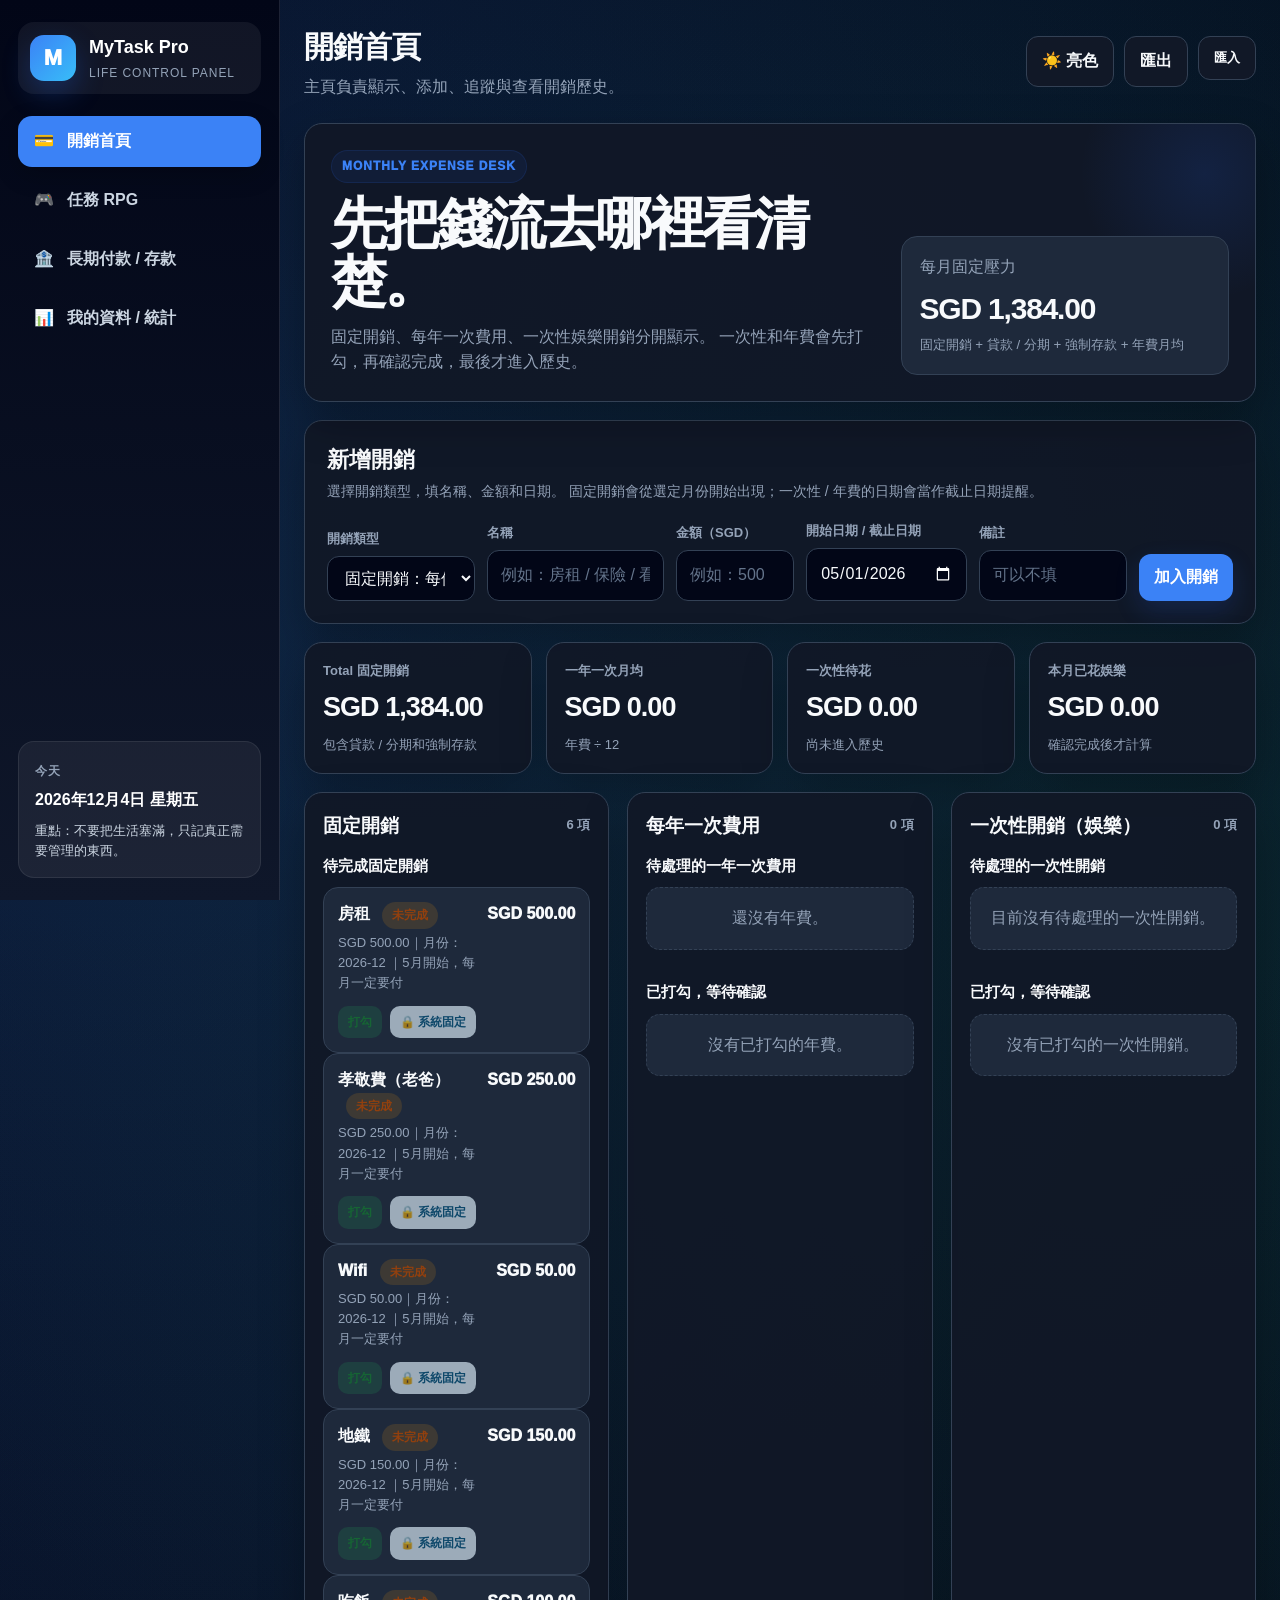
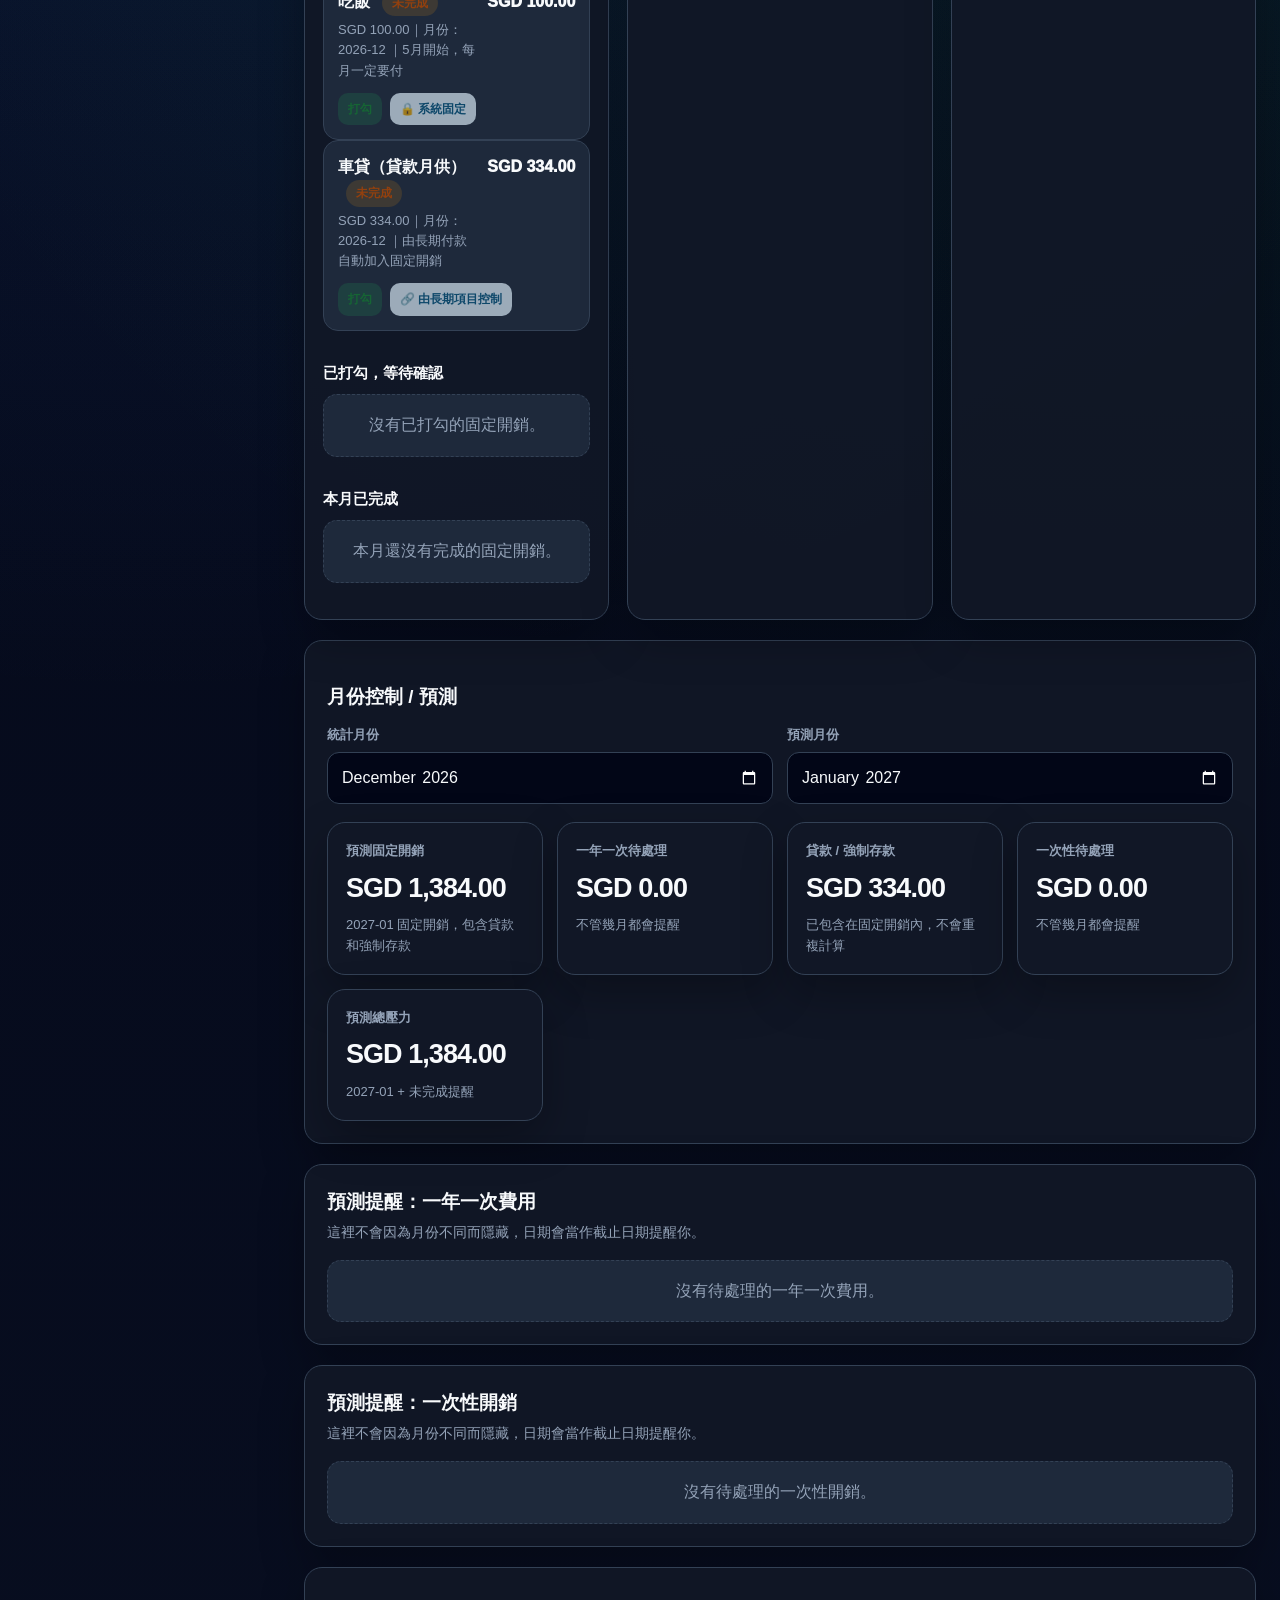
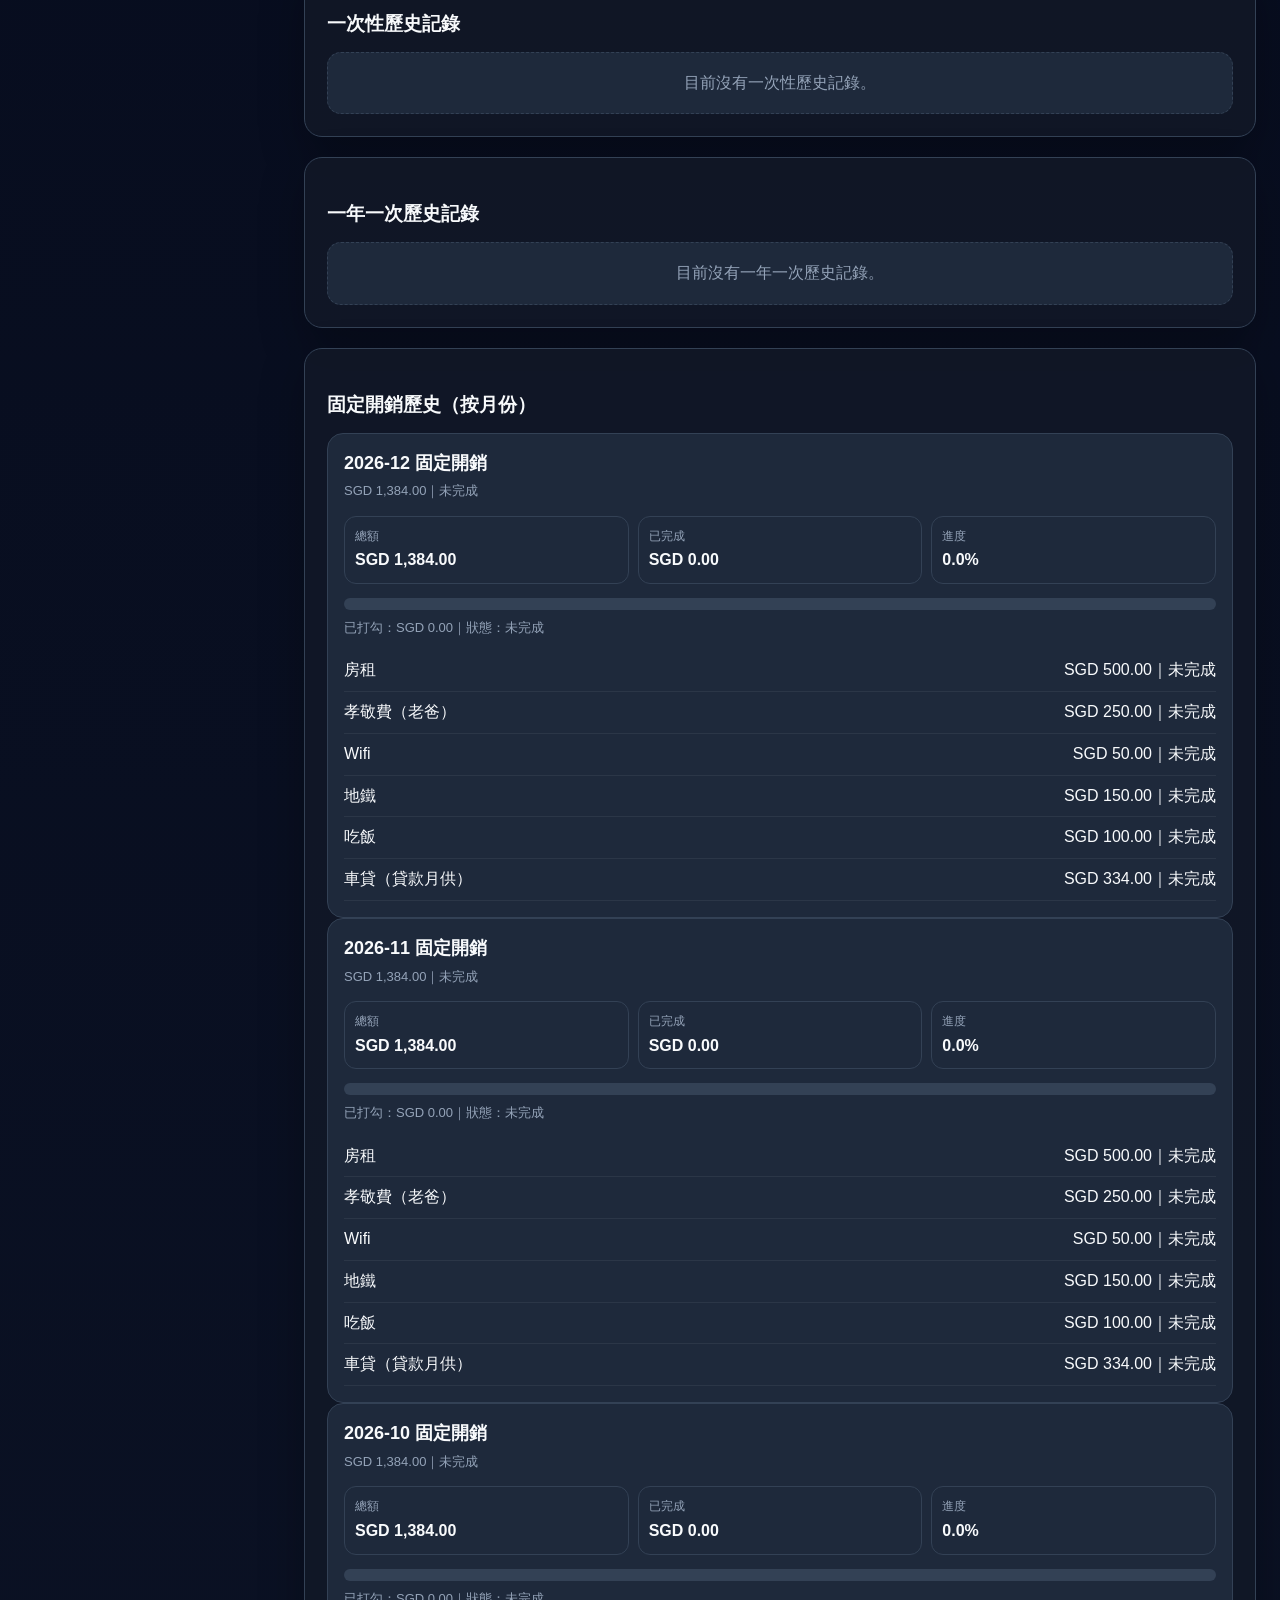
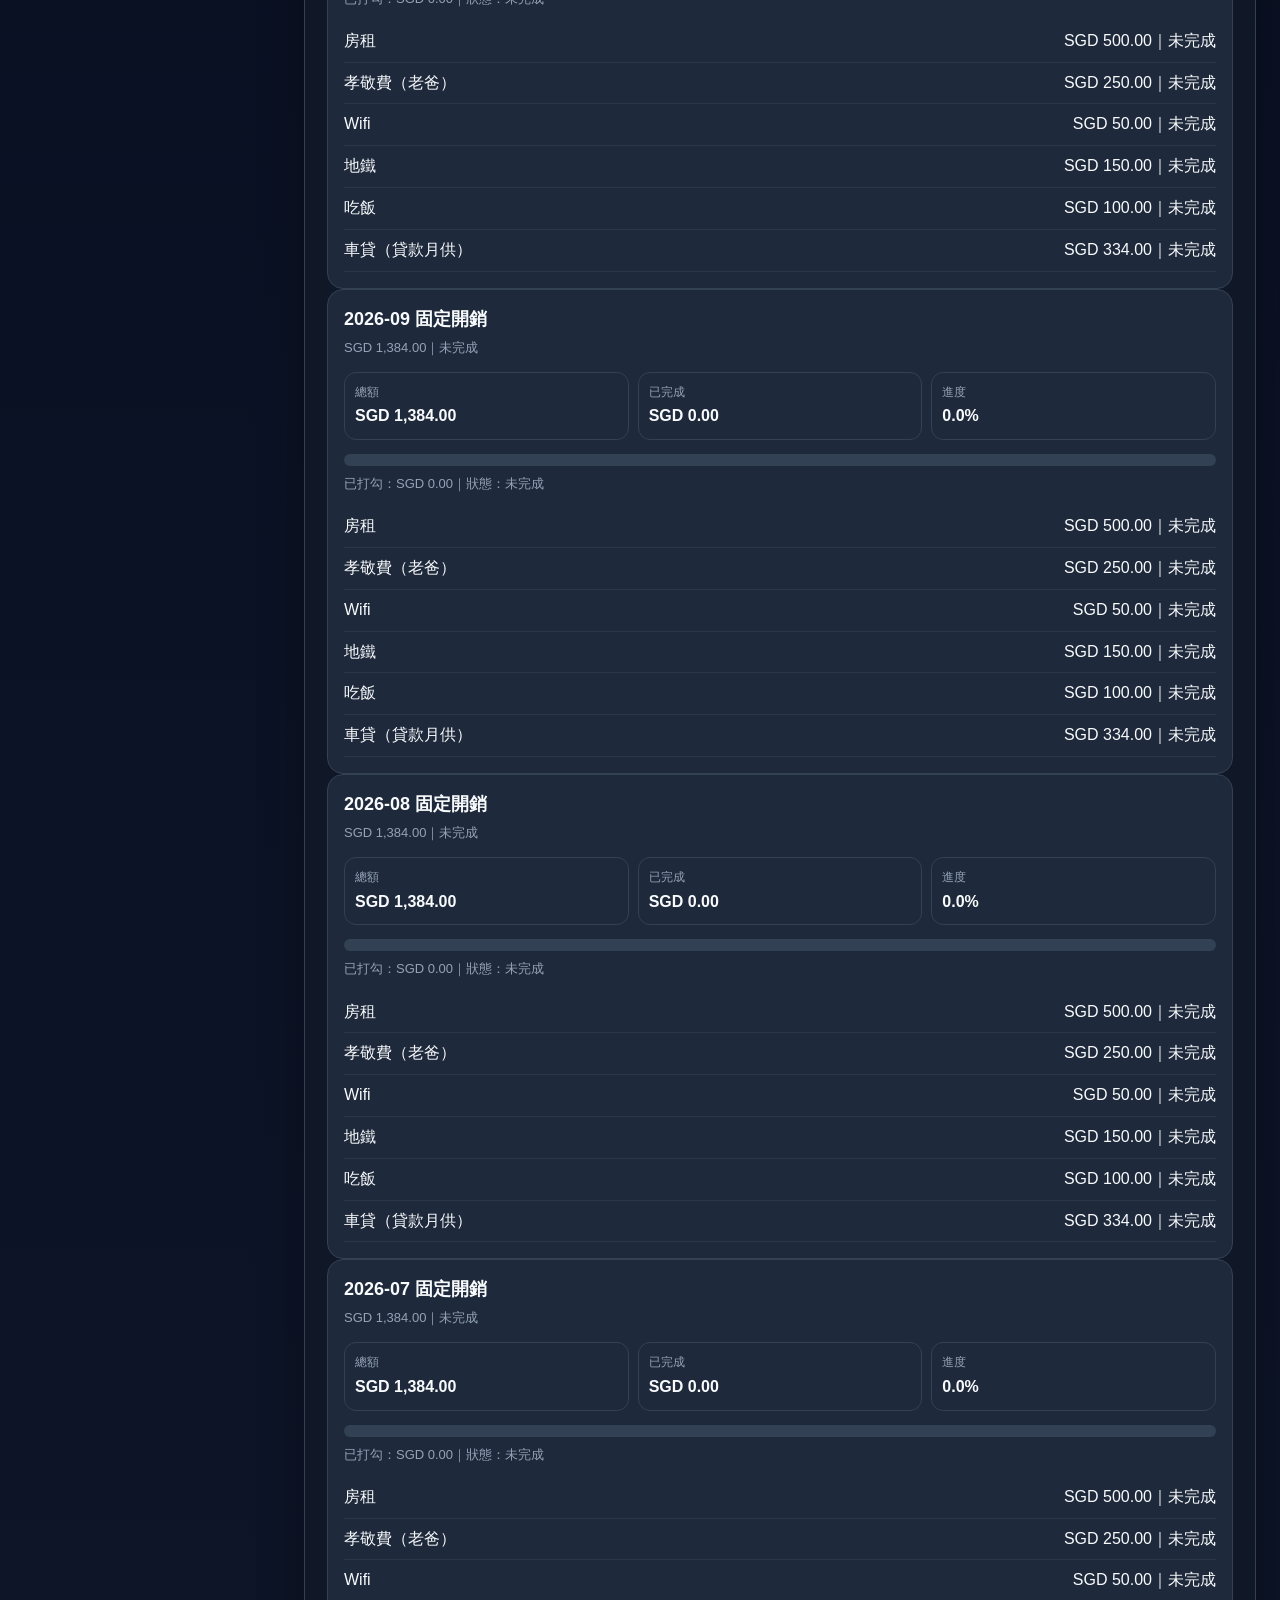
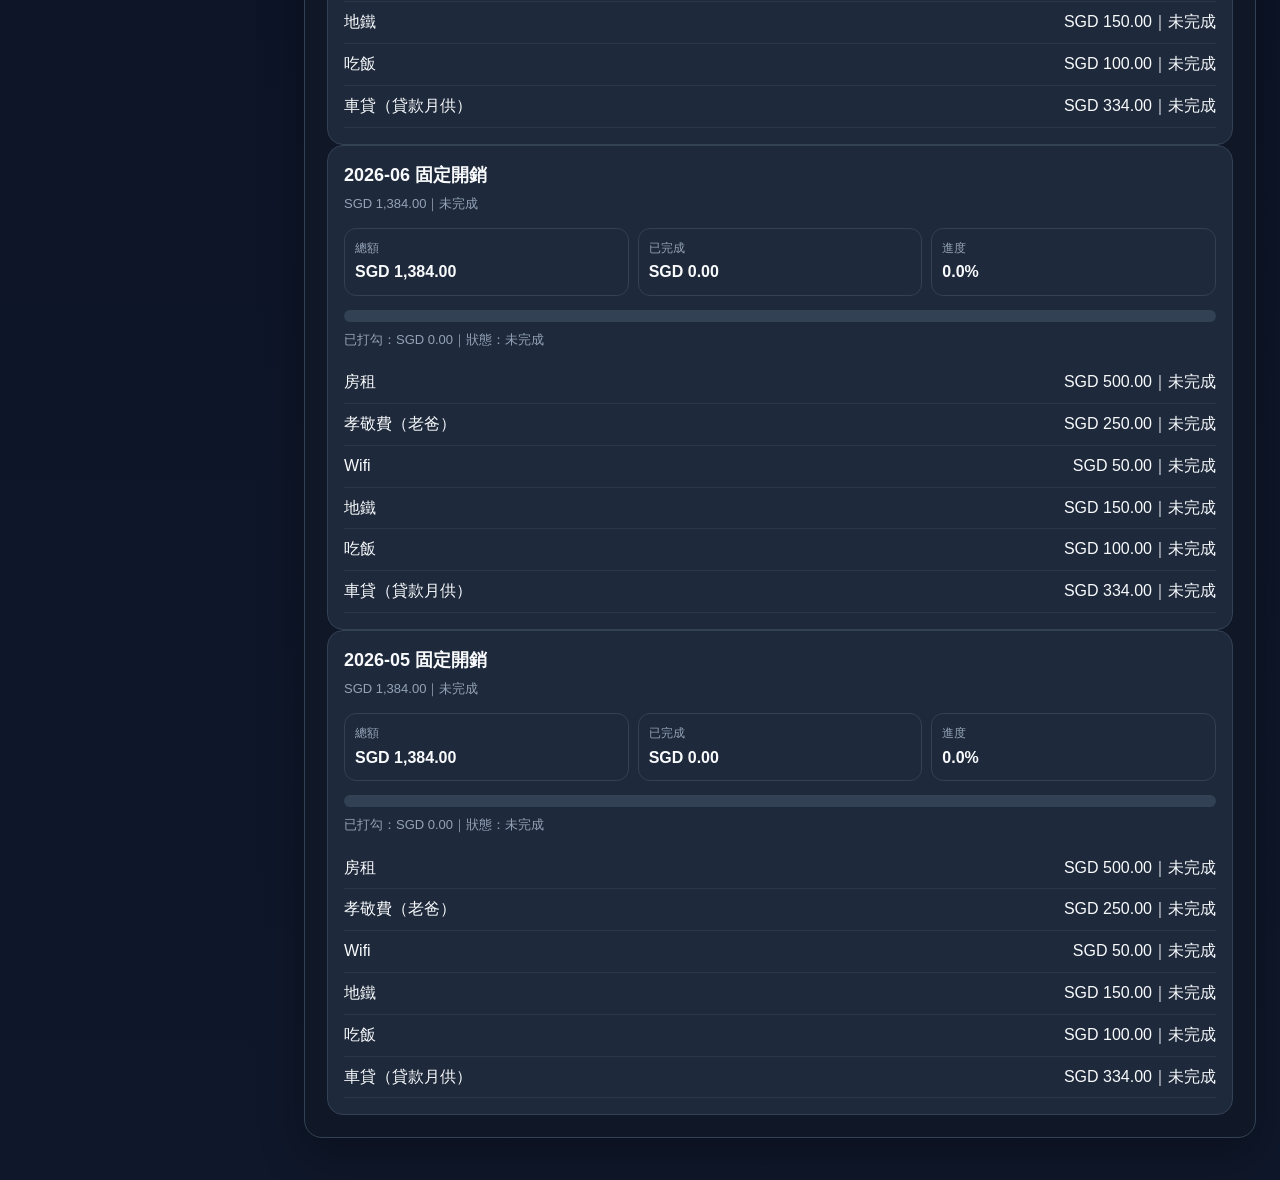
<file: myTask.html>
<!DOCTYPE html>
<html lang="zh-Hant">
<head>
  <meta charset="UTF-8" />
  <meta name="viewport" content="width=device-width, initial-scale=1.0" />

  <title>MyTask Pro | 開銷・任務・存款管理</title>
  <meta name="description" content="個人開銷、任務、長期付款、存款目標與歷史記錄管理系統。" />

  <link rel="stylesheet" href="css/myTask.css" />
</head>

<body>
  <div class="app">
    <!-- Sidebar -->
    <aside class="sidebar" id="sidebar">
      <div class="brand">
        <div class="brand-mark">M</div>
        <div>
          <strong>MyTask Pro</strong>
          <span>Life Control Panel</span>
        </div>
      </div>

      <nav class="menu">
        <button class="menu-btn active" data-page="expenses" type="button">
          <span>💳</span>
          <b>開銷首頁</b>
        </button>

        <button class="menu-btn" data-page="tasks" type="button">
          <span>🎮</span>
          <b>任務 RPG</b>
        </button>

        <button class="menu-btn" data-page="plans" type="button">
          <span>🏦</span>
          <b>長期付款 / 存款</b>
        </button>

        <button class="menu-btn" data-page="profile" type="button">
          <span>📊</span>
          <b>我的資料 / 統計</b>
        </button>
      </nav>

      <div class="side-card">
        <span>今天</span>
        <strong id="todayText">-</strong>
        <p>重點：不要把生活塞滿，只記真正需要管理的東西。</p>
      </div>
    </aside>

    <!-- Main -->
    <main class="main">
      <header class="topbar">
        <div class="title-row">
          <button class="icon-btn mobile-only" id="mobileMenuBtn" type="button">☰</button>

          <div>
            <h1 id="pageTitle">開銷首頁</h1>
            <p id="pageDesc">主頁負責顯示、添加、追蹤與查看開銷歷史。</p>
          </div>
        </div>

        <div class="top-actions">
          <button class="btn ghost" id="themeToggle" type="button">🌙 黑暗</button>
          <button class="btn ghost" id="exportBtn" type="button">匯出</button>

          <label class="btn ghost" for="importFile">匯入</label>
          <input id="importFile" type="file" accept="application/json" hidden />
        </div>
      </header>

      <!-- PAGE 1: EXPENSES -->
      <section class="page active" id="page-expenses">
        <section class="hero expense-hero">
          <div>
            <span class="eyebrow">Monthly Expense Desk</span>
            <h2>先把錢流去哪裡看清楚。</h2>
            <p>
              固定開銷、每年一次費用、一次性娛樂開銷分開顯示。
              一次性和年費會先打勾，再確認完成，最後才進入歷史。
            </p>
          </div>

          <div class="hero-total">
            <span>每月固定壓力</span>
            <strong id="heroMonthlyPressure">SGD 0</strong>
            <small>固定開銷 + 貸款 / 分期 + 強制存款 + 年費月均</small>
          </div>
        </section>

        <section class="panel">
          <div class="panel-head">
            <div>
              <h3>新增開銷</h3>
              <p>
                選擇開銷類型，填名稱、金額和日期。
                固定開銷會從選定月份開始出現；一次性 / 年費的日期會當作截止日期提醒。
              </p>
            </div>
          </div>

          <form class="smart-form expense-form" id="expenseForm">
            <div class="field">
              <label>開銷類型</label>
              <select id="expenseType">
                <option value="fixed">固定開銷：每個月一定要付</option>
                <option value="annual">每年一次：一年只付一次</option>
                <option value="oneTime">一次性開銷：娛樂 / 臨時消費</option>
              </select>
            </div>

            <div class="field">
              <label>名稱</label>
              <input
                id="expenseName"
                type="text"
                placeholder="例如：房租 / 保險 / 看電影"
              />
            </div>

            <div class="field">
              <label>金額（SGD）</label>
              <input
                id="expenseAmount"
                type="number"
                min="0"
                step="0.01"
                placeholder="例如：500"
              />
            </div>

            <div class="field">
              <label>開始日期 / 截止日期</label>
              <input id="expenseDate" type="date" />
            </div>

            <div class="field">
              <label>備註</label>
              <input
                id="expenseNote"
                type="text"
                placeholder="可以不填"
              />
            </div>

            <button class="btn primary" type="submit">加入開銷</button>
          </form>
        </section>

        <section class="summary-grid">
          <article class="stat">
            <span>Total 固定開銷</span>
            <strong id="fixedTotal">SGD 0</strong>
            <p>包含貸款 / 分期和強制存款</p>
          </article>

          <article class="stat">
            <span>一年一次月均</span>
            <strong id="annualMonthly">SGD 0</strong>
            <p>年費 ÷ 12</p>
          </article>

          <article class="stat">
            <span>一次性待花</span>
            <strong id="oneTimePending">SGD 0</strong>
            <p>尚未進入歷史</p>
          </article>

          <article class="stat">
            <span>本月已花娛樂</span>
            <strong id="oneTimeSpent">SGD 0</strong>
            <p>確認完成後才計算</p>
          </article>
        </section>

        <section class="expense-board">
          <div class="expense-column">
            <div class="column-head">
              <h3>固定開銷</h3>
              <span id="fixedCount">0 項</span>
            </div>

            <div class="list" id="fixedList"></div>
          </div>

          <div class="expense-column">
            <div class="column-head">
              <h3>每年一次費用</h3>
              <span id="annualCount">0 項</span>
            </div>

            <div class="list" id="annualList"></div>
          </div>

          <div class="expense-column">
            <div class="column-head">
              <h3>一次性開銷（娛樂）</h3>
              <span id="oneTimeCount">0 項</span>
            </div>

            <div class="list" id="oneTimeList"></div>
          </div>
        </section>

        <!-- JS 會自動把月份控制、預測提醒、歷史記錄放進這裡 -->
        <section id="expenseExtraArea"></section>
      </section>

      <!-- PAGE 2: TASKS -->
      <section class="page" id="page-tasks">
        <section class="hero task-hero">
          <div>
            <span class="eyebrow">Task RPG System</span>
            <h2>把任務做成升級遊戲。</h2>
            <p>完成任務會獲得 XP。不是為了壓力，而是讓大腦有獎勵感。</p>
          </div>

          <div class="player-card">
            <div class="player-level">
              <span>LV</span>
              <strong id="playerLevel">1</strong>
            </div>

            <div class="player-info">
              <strong id="playerTitle">Beginner</strong>

              <div class="progress">
                <span id="xpBar"></span>
              </div>

              <small id="xpText">0 / 100 XP</small>
            </div>
          </div>
        </section>

        <section class="panel">
          <div class="panel-head with-action">
            <div>
              <h3>任務列表</h3>
              <p>完成任務後按「完成 +XP」，會自動增加分數。</p>
            </div>

            <button class="btn primary" id="openTaskFormBtn" type="button">
              ＋ 增加任務
            </button>
          </div>

          <form class="smart-form task-form hidden" id="taskForm">
            <div class="field">
              <label>任務名稱</label>
              <input
                id="taskTitle"
                type="text"
                placeholder="例如：剪一支影片 / 更新存款 / 學一小時 Kali"
              />
            </div>

            <div class="field">
              <label>難度</label>
              <select id="taskDifficulty">
                <option value="10">簡單 +10 XP</option>
                <option value="25">普通 +25 XP</option>
                <option value="50">困難 +50 XP</option>
                <option value="80">Boss 任務 +80 XP</option>
              </select>
            </div>

            <div class="field">
              <label>分類</label>
              <input
                id="taskCategory"
                type="text"
                placeholder="生活 / 工作 / 學習 / 賺錢"
              />
            </div>

            <div class="field">
              <label>備註</label>
              <input id="taskNote" type="text" placeholder="可以不填" />
            </div>

            <button class="btn primary" type="submit">新增任務</button>
          </form>

          <div class="task-stats">
            <article>
              <span>待完成</span>
              <strong id="taskOpenCount">0</strong>
            </article>

            <article>
              <span>已完成</span>
              <strong id="taskDoneCount">0</strong>
            </article>

            <article>
              <span>總 XP</span>
              <strong id="totalXp">0</strong>
            </article>
          </div>

          <div class="list task-list" id="taskList"></div>
        </section>
      </section>

      <!-- PAGE 3: PLANS -->
      <section class="page" id="page-plans">
        <section class="hero plan-hero">
          <div>
            <span class="eyebrow">Long-Term Planner</span>
            <h2>長期需要付款的東西，全部放這裡。</h2>
            <p>
              貸款、分期、存款目標都可以記錄。
              貸款 / 分期會自動加入固定開銷；存款目標如果填每月強制存款，也會自動加入固定開銷。
            </p>
          </div>

          <div class="hero-total">
            <span>建議每月可存</span>
            <strong id="suggestedSaving">SGD 0</strong>
            <small>收入 - 固定開銷 - 貸款 / 分期 - 強制存款 - 年費月均</small>
          </div>
        </section>

        <section class="panel">
          <div class="panel-head">
            <div>
              <h3>新增長期項目</h3>
              <p>可以新增存款目標，也可以新增貸款或長期付款。填了每月金額後會自動加入固定開銷。</p>
            </div>
          </div>

          <form class="smart-form" id="planForm">
            <div class="field">
              <label>類型</label>
              <select id="planType">
                <option value="savingGoal">存款目標</option>
                <option value="loan">貸款 / 分期</option>
              </select>
            </div>

            <div class="field">
              <label>名稱</label>
              <input
                id="planName"
                type="text"
                placeholder="例如：10萬存款 / Shopee loan / 電腦分期"
              />
            </div>

            <div class="field">
              <label>目標 / 總額（SGD）</label>
              <input
                id="planTotal"
                type="number"
                min="0"
                step="0.01"
                placeholder="例如：100000"
              />
            </div>

            <div class="field">
              <label>目前已完成 / 已還（SGD）</label>
              <input
                id="planCurrent"
                type="number"
                min="0"
                step="0.01"
                placeholder="例如：1200"
              />
            </div>

            <div class="field">
              <label>每月付款 / 強制存款（SGD）</label>
              <input
                id="planMonthly"
                type="number"
                min="0"
                step="0.01"
                placeholder="貸款填每月還款；存款填每月強制存款"
              />
            </div>

            <div class="field">
              <label>目標日期（存款可填）</label>
              <input id="planDeadline" type="date" />
            </div>

            <button class="btn primary" type="submit">新增長期項目</button>
          </form>
        </section>

        <section class="plan-grid">
          <div class="panel">
            <div class="panel-head">
              <div>
                <h3>存款目標</h3>
                <p>填每月強制存款後，會自動加入固定開銷。</p>
              </div>
            </div>

            <div class="list" id="savingGoalsList"></div>
          </div>

          <div class="panel">
            <div class="panel-head">
              <div>
                <h3>貸款 / 長期付款</h3>
                <p>例如車貸、Shopee loan、分期、長期固定付款。</p>
              </div>
            </div>

            <div class="list" id="loanList"></div>
          </div>
        </section>
      </section>

      <!-- PAGE 4: PROFILE -->
      <section class="page" id="page-profile">
        <section class="panel">
          <div class="panel-head">
            <div>
              <h3>我的資料</h3>
              <p>填寫收入和月份後，統計會更準，也可以提前預測未來開銷。</p>
            </div>

            <button class="btn danger" id="resetBtn" type="button">
              重置全部資料
            </button>
          </div>

          <form class="profile-form" id="profileForm">
            <div class="field">
              <label>名字 / 暱稱</label>
              <input
                id="profileName"
                type="text"
                placeholder="例如：Liew"
              />
            </div>

            <div class="field">
              <label>每月工資 / 收入（SGD）</label>
              <input
                id="monthlyIncome"
                type="number"
                min="0"
                step="0.01"
                placeholder="例如：2500"
              />
            </div>

            <div class="field">
              <label>每月娛樂預算（SGD）</label>
              <input
                id="entertainmentBudget"
                type="number"
                min="0"
                step="0.01"
                placeholder="例如：200"
              />
            </div>

            <div class="field">
              <label>統計月份</label>
              <input id="reportMonth" type="month" />
            </div>

            <div class="field">
              <label>預測月份</label>
              <input id="forecastMonth" type="month" />
            </div>

            <button class="btn primary" type="submit">保存資料</button>
          </form>
        </section>

        <section class="stats-layout">
          <div class="panel">
            <div class="panel-head">
              <div>
                <h3>每月花費計劃</h3>
                <p>看你有沒有照計劃花費。</p>
              </div>
            </div>

            <div id="spendingChart" class="chart-list"></div>
          </div>

          <div class="panel">
            <div class="panel-head">
              <div>
                <h3>任務完成度</h3>
                <p>完成越多，XP 越高。</p>
              </div>
            </div>

            <div id="taskChart" class="chart-list"></div>
          </div>

          <div class="panel full-width">
            <div class="panel-head">
              <div>
                <h3>整體統計</h3>
                <p>一眼看清楚你的財務和任務狀況。</p>
              </div>
            </div>

            <div class="stats-grid" id="profileStats"></div>
          </div>
        </section>
      </section>
    </main>
  </div>

  <script src="./js/myTask.js?v=1006" defer></script>
</body>
</html>
</file>
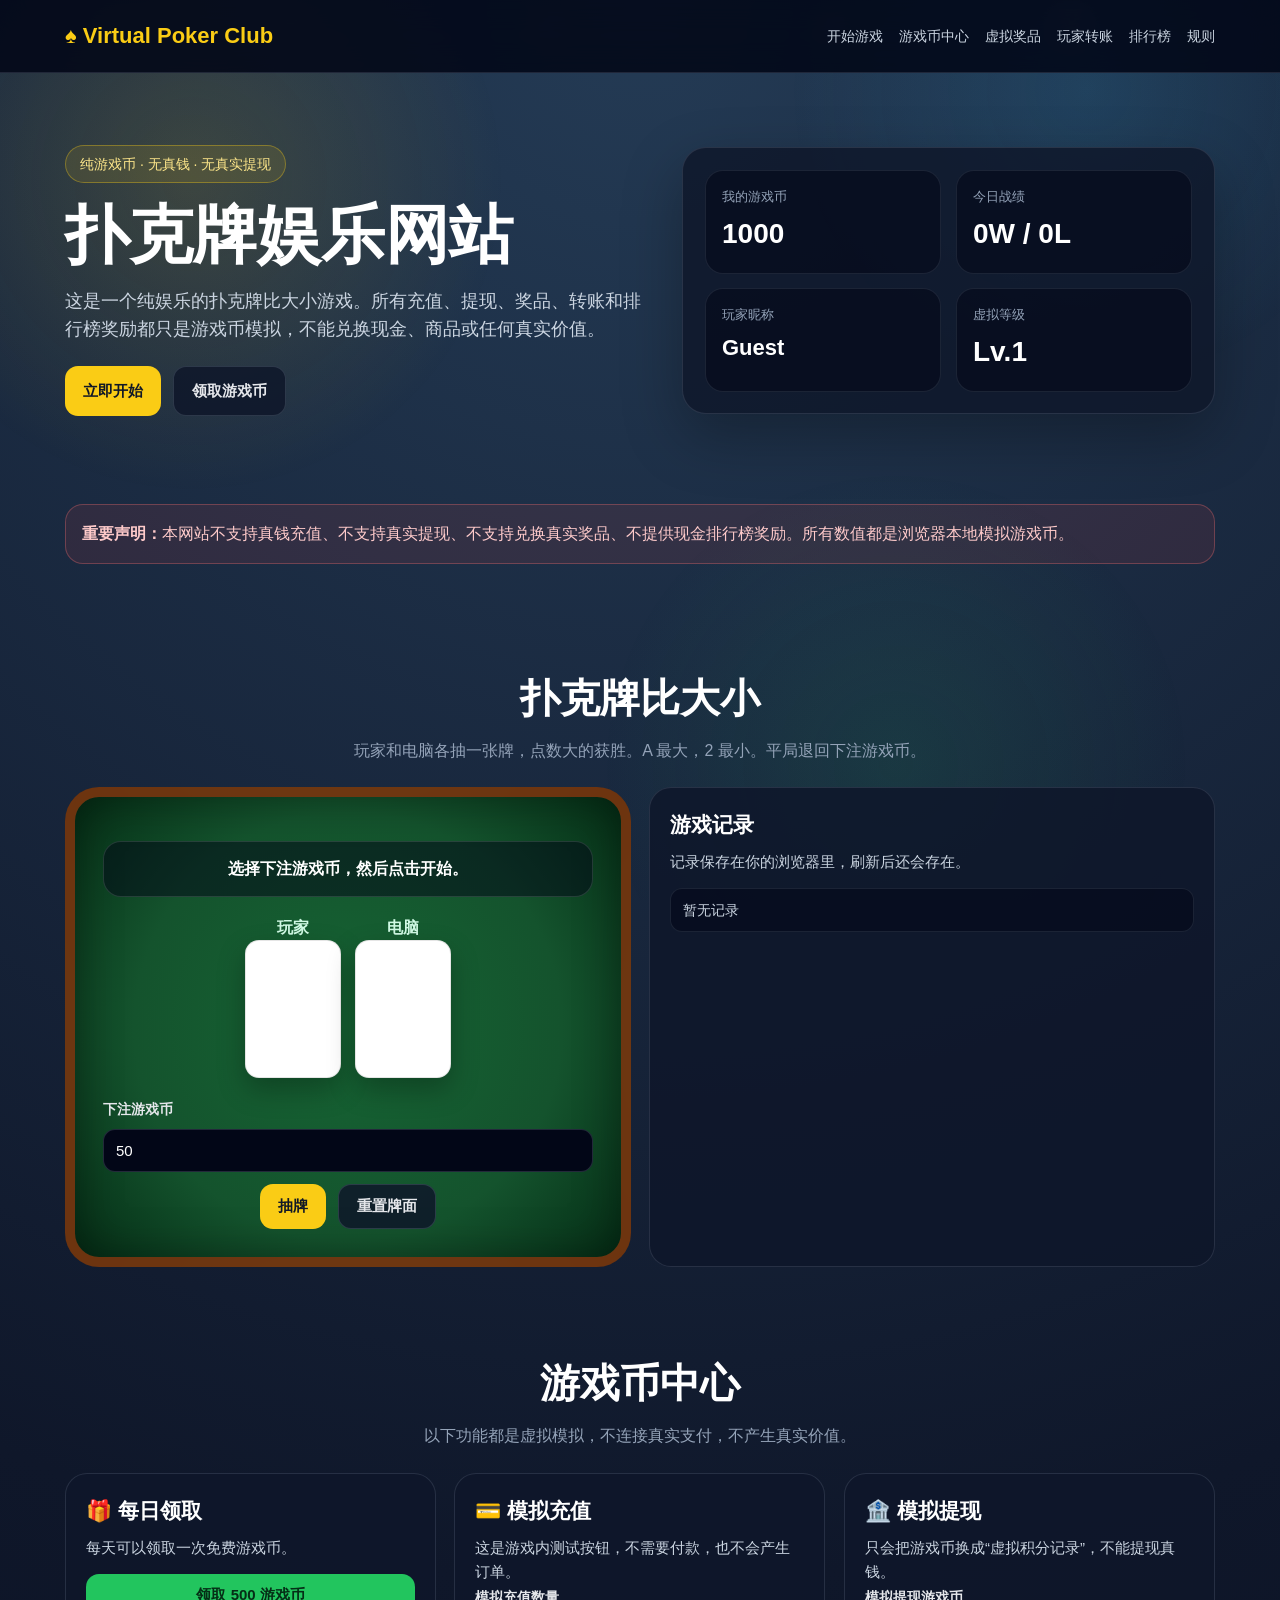
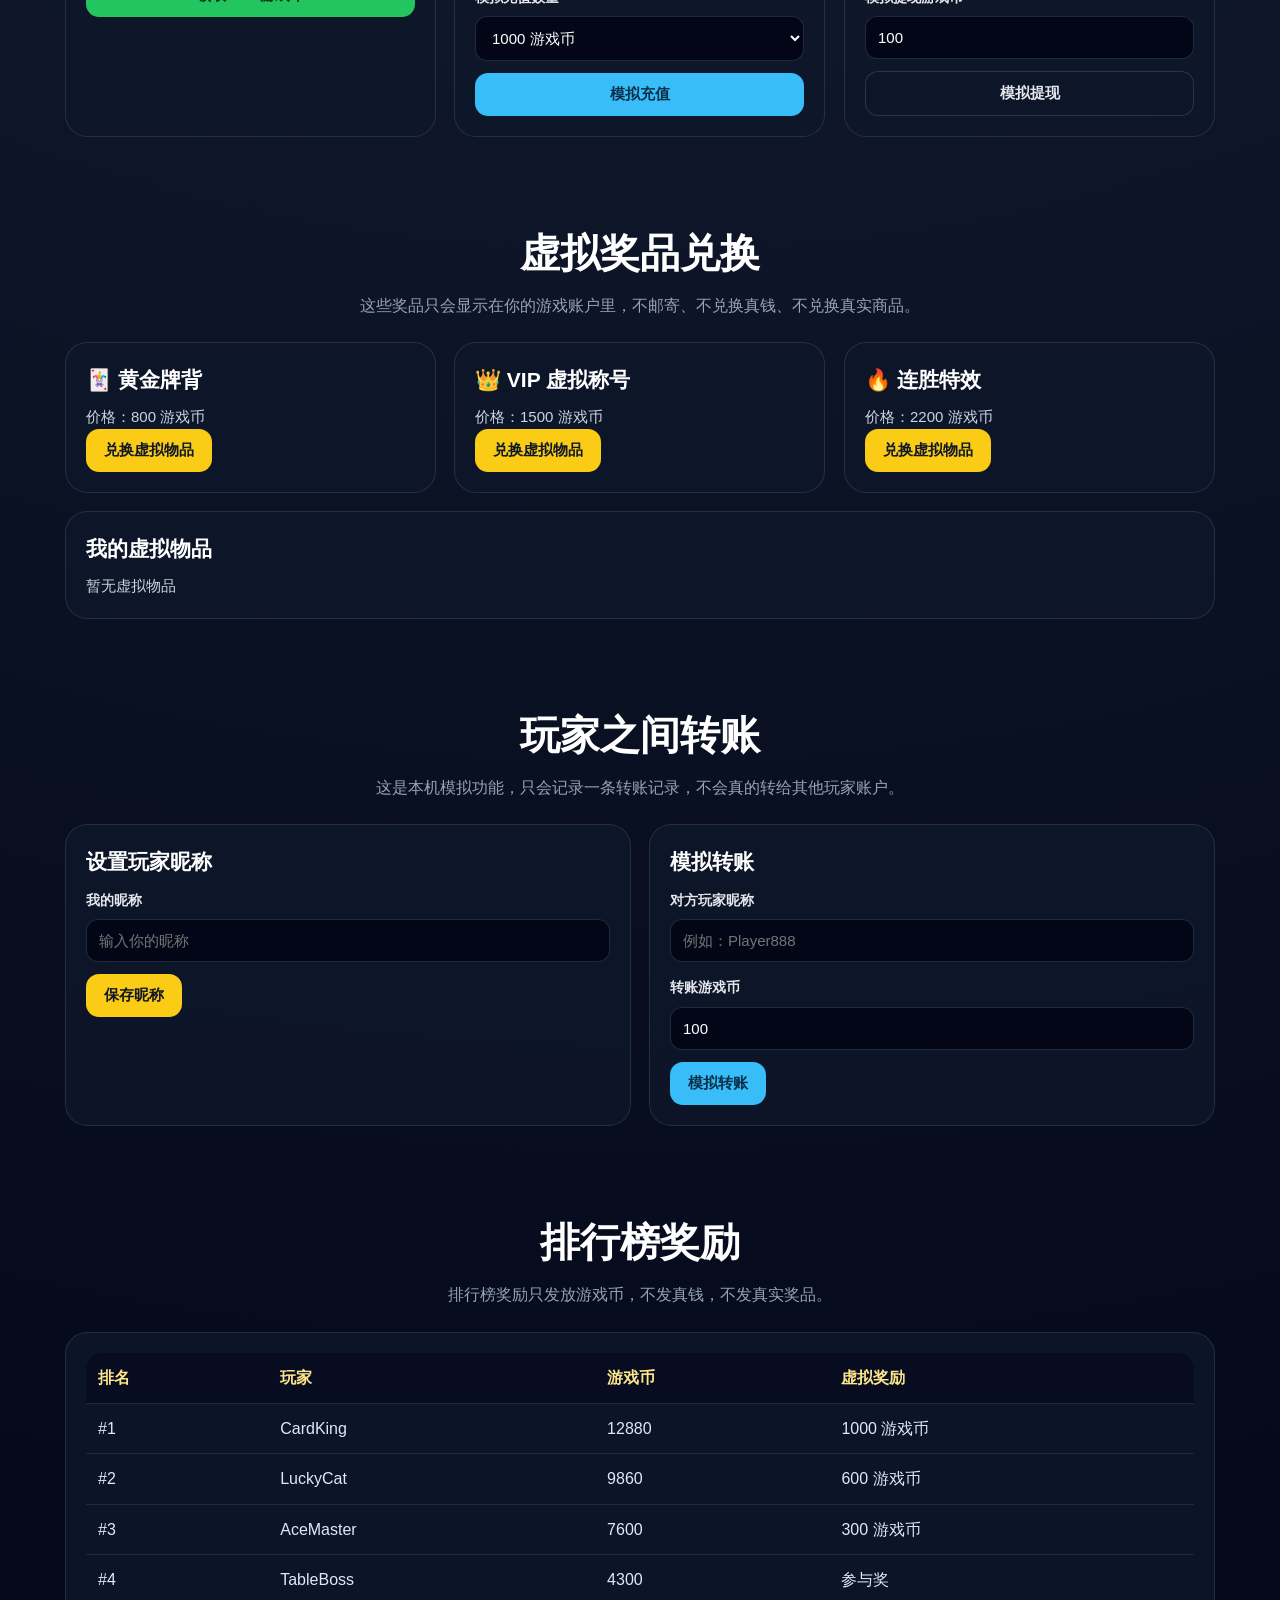
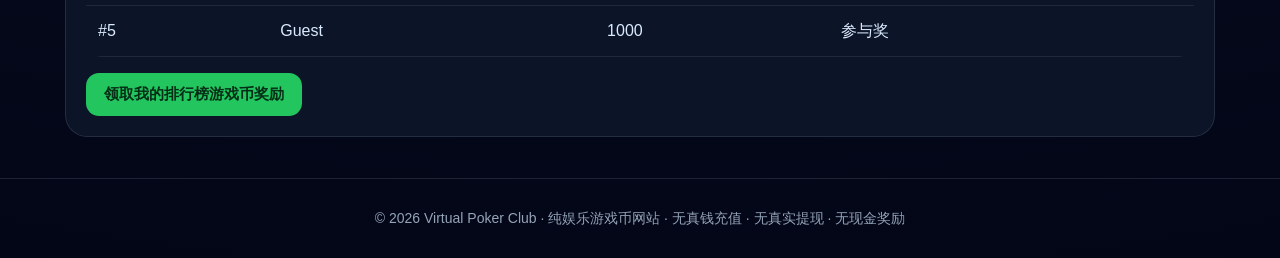
<file: QTcasino.html>
<!DOCTYPE html>
<html lang="zh-Hans">
<head>
  <meta charset="UTF-8" />
  <meta name="viewport" content="width=device-width, initial-scale=1.0" />
  <title>Virtual Poker Club | 纯游戏币扑克牌网站</title>
  <meta name="description" content="纯游戏币扑克牌娱乐网站，无真钱充值、无真实提现、无现金奖励。" />

  <style>
    * { box-sizing: border-box; margin: 0; padding: 0; }
    body {
      font-family: Arial, "Microsoft YaHei", sans-serif;
      background: radial-gradient(circle at top, #243b55, #0f172a 45%, #020617);
      color: #e5e7eb;
      min-height: 100vh;
      line-height: 1.6;
    }
    a { color: inherit; text-decoration: none; }
    .container { width: min(1150px, 94%); margin: auto; }

    header {
      position: sticky;
      top: 0;
      z-index: 20;
      background: rgba(2, 6, 23, 0.86);
      backdrop-filter: blur(14px);
      border-bottom: 1px solid rgba(148, 163, 184, 0.18);
    }
    .nav {
      min-height: 72px;
      display: flex;
      align-items: center;
      justify-content: space-between;
      gap: 20px;
    }
    .logo {
      font-size: 22px;
      font-weight: 900;
      color: #facc15;
      display: flex;
      align-items: center;
      gap: 8px;
    }
    .nav-links {
      display: flex;
      gap: 16px;
      flex-wrap: wrap;
      font-size: 14px;
      color: #cbd5e1;
    }
    .nav-links a:hover { color: #facc15; }

    .hero { padding: 72px 0 46px; }
    .hero-grid {
      display: grid;
      grid-template-columns: 1.05fr 0.95fr;
      gap: 28px;
      align-items: center;
    }
    .badge {
      display: inline-block;
      padding: 7px 14px;
      border-radius: 999px;
      border: 1px solid rgba(250, 204, 21, 0.35);
      background: rgba(250, 204, 21, 0.10);
      color: #fde68a;
      margin-bottom: 18px;
      font-size: 14px;
    }
    h1 {
      font-size: clamp(36px, 6vw, 64px);
      line-height: 1.08;
      color: #fff;
      margin-bottom: 16px;
    }
    .hero p {
      color: #cbd5e1;
      font-size: 18px;
      max-width: 680px;
      margin-bottom: 22px;
    }
    .buttons { display: flex; gap: 12px; flex-wrap: wrap; }
    .btn {
      border: 0;
      padding: 12px 18px;
      border-radius: 13px;
      font-weight: 800;
      cursor: pointer;
      transition: 0.18s;
      display: inline-flex;
      justify-content: center;
      align-items: center;
      gap: 8px;
      font-size: 15px;
    }
    .btn:hover { transform: translateY(-2px); }
    .btn-primary { background: #facc15; color: #111827; }
    .btn-secondary { background: rgba(15, 23, 42, 0.85); color: #e5e7eb; border: 1px solid rgba(148, 163, 184, 0.22); }
    .btn-danger { background: #ef4444; color: white; }
    .btn-green { background: #22c55e; color: #052e16; }
    .btn-blue { background: #38bdf8; color: #082f49; }
    .btn-small { padding: 8px 11px; font-size: 13px; border-radius: 10px; }

    .panel {
      background: rgba(15, 23, 42, 0.84);
      border: 1px solid rgba(148, 163, 184, 0.18);
      border-radius: 24px;
      padding: 22px;
      box-shadow: 0 22px 60px rgba(0,0,0,0.28);
    }
    .wallet {
      display: grid;
      grid-template-columns: 1fr 1fr;
      gap: 14px;
    }
    .stat {
      background: rgba(2, 6, 23, 0.55);
      border: 1px solid rgba(148, 163, 184, 0.14);
      border-radius: 18px;
      padding: 16px;
    }
    .stat span { display: block; color: #94a3b8; font-size: 13px; }
    .stat strong { display: block; color: #fff; font-size: 28px; margin-top: 4px; }

    section { padding: 42px 0; }
    .section-title { text-align: center; margin-bottom: 24px; }
    .section-title h2 { font-size: clamp(26px, 4vw, 40px); color: #fff; margin-bottom: 8px; }
    .section-title p { color: #94a3b8; max-width: 760px; margin: auto; }

    .grid-3 { display: grid; grid-template-columns: repeat(3, 1fr); gap: 18px; }
    .grid-2 { display: grid; grid-template-columns: repeat(2, 1fr); gap: 18px; }
    .card {
      background: rgba(15, 23, 42, 0.86);
      border: 1px solid rgba(148, 163, 184, 0.18);
      border-radius: 22px;
      padding: 20px;
    }
    .card h3 { color: #fff; margin-bottom: 8px; font-size: 21px; }
    .card p, .card li { color: #cbd5e1; font-size: 15px; }
    .card ul { padding-left: 18px; margin-top: 8px; }

    .notice {
      background: rgba(250, 204, 21, 0.10);
      border: 1px solid rgba(250, 204, 21, 0.30);
      border-radius: 18px;
      padding: 16px;
      color: #fde68a;
      margin-bottom: 18px;
    }
    .danger-notice {
      background: rgba(239, 68, 68, 0.10);
      border: 1px solid rgba(248, 113, 113, 0.32);
      border-radius: 18px;
      padding: 16px;
      color: #fecaca;
      margin-bottom: 18px;
    }

    input, select {
      width: 100%;
      padding: 12px;
      border-radius: 12px;
      border: 1px solid rgba(148, 163, 184, 0.22);
      background: #020617;
      color: #fff;
      outline: none;
      margin: 7px 0 12px;
      font-size: 15px;
    }
    input:focus, select:focus { border-color: #facc15; }
    label { color: #e5e7eb; font-weight: 700; font-size: 14px; }
    .muted { color: #94a3b8; font-size: 13px; }

    .game-table {
      background: radial-gradient(circle, #166534, #14532d 60%, #052e16);
      border: 10px solid rgba(120, 53, 15, 0.9);
      border-radius: 34px;
      padding: 28px;
      min-height: 360px;
      box-shadow: inset 0 0 45px rgba(0,0,0,0.35);
    }
    .cards-row {
      display: flex;
      gap: 14px;
      justify-content: center;
      align-items: center;
      flex-wrap: wrap;
      margin: 18px 0;
    }
    .playing-card {
      width: 96px;
      height: 138px;
      border-radius: 14px;
      background: #fff;
      color: #111827;
      display: flex;
      flex-direction: column;
      justify-content: space-between;
      padding: 11px;
      font-weight: 900;
      box-shadow: 0 12px 28px rgba(0,0,0,0.28);
      border: 1px solid rgba(0,0,0,0.1);
      font-size: 22px;
    }
    .red { color: #dc2626; }
    .black { color: #111827; }
    .card-center { text-align: center; font-size: 36px; }
    .game-status {
      text-align: center;
      background: rgba(2, 6, 23, 0.52);
      border: 1px solid rgba(255,255,255,0.12);
      border-radius: 18px;
      padding: 14px;
      color: #fff;
      margin: 16px 0;
      font-weight: 800;
    }

    .history {
      max-height: 250px;
      overflow: auto;
      display: grid;
      gap: 9px;
    }
    .history-item {
      background: rgba(2, 6, 23, 0.54);
      border: 1px solid rgba(148, 163, 184, 0.14);
      border-radius: 12px;
      padding: 10px 12px;
      color: #cbd5e1;
      font-size: 14px;
    }

    table { width: 100%; border-collapse: collapse; overflow: hidden; border-radius: 16px; }
    th, td { padding: 12px; text-align: left; border-bottom: 1px solid rgba(148, 163, 184, 0.14); }
    th { color: #fde68a; background: rgba(2, 6, 23, 0.45); }
    td { color: #dbeafe; }

    footer {
      padding: 28px 0;
      text-align: center;
      color: #94a3b8;
      border-top: 1px solid rgba(148, 163, 184, 0.18);
      font-size: 14px;
    }

    @media (max-width: 860px) {
      .hero-grid, .grid-3, .grid-2 { grid-template-columns: 1fr; }
      .wallet { grid-template-columns: 1fr; }
      .nav { align-items: flex-start; flex-direction: column; padding: 16px 0; }
      .game-table { padding: 18px; border-width: 6px; }
      .playing-card { width: 78px; height: 116px; font-size: 18px; }
      .card-center { font-size: 30px; }
    }


    /* ===== 动画增强区 ===== */
    html { scroll-behavior: smooth; }

    body::before {
      content: "";
      position: fixed;
      inset: 0;
      pointer-events: none;
      background:
        radial-gradient(circle at 15% 20%, rgba(250, 204, 21, 0.14), transparent 24%),
        radial-gradient(circle at 85% 10%, rgba(56, 189, 248, 0.12), transparent 22%),
        radial-gradient(circle at 70% 85%, rgba(34, 197, 94, 0.10), transparent 25%);
      animation: bgGlow 9s ease-in-out infinite alternate;
      z-index: -1;
    }

    @keyframes bgGlow {
      from { opacity: 0.45; transform: scale(1); }
      to { opacity: 0.95; transform: scale(1.08); }
    }

    .floating-cards {
      position: fixed;
      inset: 0;
      pointer-events: none;
      overflow: hidden;
      z-index: 0;
    }

    .floating-cards span {
      position: absolute;
      display: block;
      font-size: 34px;
      opacity: 0.10;
      animation: floatCard 16s linear infinite;
      filter: drop-shadow(0 10px 18px rgba(0,0,0,0.35));
    }

    .floating-cards span:nth-child(1) { left: 8%; animation-delay: 0s; animation-duration: 18s; }
    .floating-cards span:nth-child(2) { left: 22%; animation-delay: 4s; animation-duration: 21s; }
    .floating-cards span:nth-child(3) { left: 42%; animation-delay: 1s; animation-duration: 16s; }
    .floating-cards span:nth-child(4) { left: 64%; animation-delay: 6s; animation-duration: 20s; }
    .floating-cards span:nth-child(5) { left: 82%; animation-delay: 2s; animation-duration: 17s; }

    @keyframes floatCard {
      0% { transform: translateY(110vh) rotate(0deg); opacity: 0; }
      12% { opacity: 0.12; }
      88% { opacity: 0.12; }
      100% { transform: translateY(-16vh) rotate(360deg); opacity: 0; }
    }

    header, main, footer {
      position: relative;
      z-index: 1;
    }

    .logo {
      animation: logoPulse 2.8s ease-in-out infinite;
    }

    @keyframes logoPulse {
      0%, 100% { text-shadow: 0 0 0 rgba(250, 204, 21, 0); }
      50% { text-shadow: 0 0 18px rgba(250, 204, 21, 0.65); }
    }

    .hero h1,
    .hero p,
    .badge,
    .hero .buttons,
    .panel {
      animation: fadeUp 0.9s ease both;
    }

    .hero p { animation-delay: 0.12s; }
    .hero .buttons { animation-delay: 0.22s; }
    .panel { animation-delay: 0.32s; }

    @keyframes fadeUp {
      from { opacity: 0; transform: translateY(24px); }
      to { opacity: 1; transform: translateY(0); }
    }

    .btn {
      position: relative;
      overflow: hidden;
    }

    .btn::after {
      content: "";
      position: absolute;
      top: 0;
      left: -90%;
      width: 55%;
      height: 100%;
      background: linear-gradient(90deg, transparent, rgba(255,255,255,0.42), transparent);
      transform: skewX(-24deg);
      transition: 0.45s;
    }

    .btn:hover::after {
      left: 130%;
    }

    .card,
    .stat,
    .game-table,
    .danger-notice,
    .notice {
      animation: softAppear 0.7s ease both;
    }

    @keyframes softAppear {
      from { opacity: 0; transform: translateY(18px) scale(0.98); }
      to { opacity: 1; transform: translateY(0) scale(1); }
    }

    .stat:hover,
    .card:hover {
      transform: translateY(-4px);
      box-shadow: 0 18px 45px rgba(0, 0, 0, 0.22);
      border-color: rgba(250, 204, 21, 0.36);
    }

    .game-table {
      animation: tableGlow 3.5s ease-in-out infinite alternate;
    }

    @keyframes tableGlow {
      from { box-shadow: inset 0 0 45px rgba(0,0,0,0.35), 0 0 0 rgba(34,197,94,0); }
      to { box-shadow: inset 0 0 45px rgba(0,0,0,0.35), 0 0 34px rgba(34,197,94,0.22); }
    }

    .playing-card {
      transform-style: preserve-3d;
      transition: transform 0.35s ease, box-shadow 0.35s ease;
    }

    .playing-card:hover {
      transform: translateY(-8px) rotate(-2deg);
      box-shadow: 0 20px 34px rgba(0,0,0,0.35);
    }

    .playing-card.deal {
      animation: dealCard 0.62s cubic-bezier(.2,.9,.25,1.2) both;
    }

    @keyframes dealCard {
      0% { opacity: 0; transform: translateY(-60px) rotateY(90deg) scale(0.82); }
      55% { opacity: 1; transform: translateY(8px) rotateY(-12deg) scale(1.06); }
      100% { opacity: 1; transform: translateY(0) rotateY(0deg) scale(1); }
    }

    .playing-card.win-card {
      animation: winCard 0.8s ease both;
    }

    @keyframes winCard {
      0%, 100% { transform: translateY(0) scale(1); }
      40% { transform: translateY(-16px) scale(1.08) rotate(2deg); }
      70% { transform: translateY(-6px) scale(1.03) rotate(-1deg); }
    }

    .playing-card.lose-card {
      animation: loseCard 0.45s ease both;
    }

    @keyframes loseCard {
      0%, 100% { transform: translateX(0); }
      20% { transform: translateX(-8px); }
      40% { transform: translateX(8px); }
      60% { transform: translateX(-5px); }
      80% { transform: translateX(5px); }
    }

    .coin-pop {
      animation: coinPop 0.65s ease;
    }

    @keyframes coinPop {
      0% { transform: scale(1); color: #fff; }
      40% { transform: scale(1.16); color: #facc15; text-shadow: 0 0 18px rgba(250,204,21,0.7); }
      100% { transform: scale(1); color: #fff; }
    }

    .status-win {
      animation: statusWin 0.85s ease both;
      border-color: rgba(34, 197, 94, 0.55);
    }

    .status-lose {
      animation: statusLose 0.85s ease both;
      border-color: rgba(239, 68, 68, 0.55);
    }

    @keyframes statusWin {
      0% { transform: scale(1); background: rgba(2, 6, 23, 0.52); }
      40% { transform: scale(1.04); background: rgba(34, 197, 94, 0.28); }
      100% { transform: scale(1); background: rgba(2, 6, 23, 0.52); }
    }

    @keyframes statusLose {
      0% { transform: translateX(0); background: rgba(2, 6, 23, 0.52); }
      25% { transform: translateX(-6px); background: rgba(239, 68, 68, 0.25); }
      50% { transform: translateX(6px); }
      75% { transform: translateX(-3px); }
      100% { transform: translateX(0); background: rgba(2, 6, 23, 0.52); }
    }

    .history-item {
      animation: historyIn 0.35s ease both;
    }

    @keyframes historyIn {
      from { opacity: 0; transform: translateX(12px); }
      to { opacity: 1; transform: translateX(0); }
    }

    #leaderboardBody tr {
      animation: rowIn 0.45s ease both;
    }

    #leaderboardBody tr:nth-child(1) { animation-delay: 0.03s; }
    #leaderboardBody tr:nth-child(2) { animation-delay: 0.08s; }
    #leaderboardBody tr:nth-child(3) { animation-delay: 0.13s; }
    #leaderboardBody tr:nth-child(4) { animation-delay: 0.18s; }
    #leaderboardBody tr:nth-child(5) { animation-delay: 0.23s; }

    @keyframes rowIn {
      from { opacity: 0; transform: translateY(10px); }
      to { opacity: 1; transform: translateY(0); }
    }

    .toast {
      position: fixed;
      left: 50%;
      bottom: 26px;
      transform: translateX(-50%) translateY(20px);
      background: rgba(15, 23, 42, 0.96);
      color: #fff;
      border: 1px solid rgba(250, 204, 21, 0.35);
      border-radius: 999px;
      padding: 12px 18px;
      z-index: 99;
      opacity: 0;
      pointer-events: none;
      box-shadow: 0 16px 45px rgba(0,0,0,0.35);
    }

    .toast.show {
      animation: toastIn 2.2s ease both;
    }

    @keyframes toastIn {
      0% { opacity: 0; transform: translateX(-50%) translateY(20px); }
      15%, 80% { opacity: 1; transform: translateX(-50%) translateY(0); }
      100% { opacity: 0; transform: translateX(-50%) translateY(20px); }
    }

    .confetti {
      position: fixed;
      top: -12px;
      width: 8px;
      height: 14px;
      border-radius: 3px;
      z-index: 98;
      pointer-events: none;
      animation: confettiFall 1.6s linear forwards;
    }

    @keyframes confettiFall {
      to {
        transform: translateY(105vh) rotate(720deg);
        opacity: 0;
      }
    }

    @media (prefers-reduced-motion: reduce) {
      *,
      *::before,
      *::after {
        animation-duration: 0.01ms !important;
        animation-iteration-count: 1 !important;
        scroll-behavior: auto !important;
        transition-duration: 0.01ms !important;
      }
    }

  </style>
</head>
<body>
  <div class="floating-cards" aria-hidden="true">
    <span>♠</span>
    <span>♥</span>
    <span>♦</span>
    <span>♣</span>
    <span>🃏</span>
  </div>
  <div id="toast" class="toast"></div>
  <header>
    <div class="container nav">
      <a href="#" class="logo">♠️ Virtual Poker Club</a>
      <nav class="nav-links">
        <a href="#game">开始游戏</a>
        <a href="#wallet">游戏币中心</a>
        <a href="#rewards">虚拟奖品</a>
        <a href="#transfer">玩家转账</a>
        <a href="#leaderboard">排行榜</a>
        <a href="#rules">规则</a>
      </nav>
    </div>
  </header>

  <main>
    <section class="hero">
      <div class="container hero-grid">
        <div>
          <span class="badge">纯游戏币 · 无真钱 · 无真实提现</span>
          <h1>扑克牌娱乐网站</h1>
          <p>
            这是一个纯娱乐的扑克牌比大小游戏。所有充值、提现、奖品、转账和排行榜奖励都只是游戏币模拟，不能兑换现金、商品或任何真实价值。
          </p>
          <div class="buttons">
            <a class="btn btn-primary" href="#game">立即开始</a>
            <a class="btn btn-secondary" href="#wallet">领取游戏币</a>
          </div>
        </div>

        <div class="panel">
          <div class="wallet">
            <div class="stat">
              <span>我的游戏币</span>
              <strong id="coinDisplay">1000</strong>
            </div>
            <div class="stat">
              <span>今日战绩</span>
              <strong id="recordDisplay">0W / 0L</strong>
            </div>
            <div class="stat">
              <span>玩家昵称</span>
              <strong id="nameDisplay" style="font-size:22px;">Guest</strong>
            </div>
            <div class="stat">
              <span>虚拟等级</span>
              <strong id="levelDisplay">Lv.1</strong>
            </div>
          </div>
        </div>
      </div>
    </section>

    <section id="rules">
      <div class="container">
        <div class="danger-notice">
          <strong>重要声明：</strong>本网站不支持真钱充值、不支持真实提现、不支持兑换真实奖品、不提供现金排行榜奖励。所有数值都是浏览器本地模拟游戏币。
        </div>
      </div>
    </section>

    <section id="game">
      <div class="container">
        <div class="section-title">
          <h2>扑克牌比大小</h2>
          <p>玩家和电脑各抽一张牌，点数大的获胜。A 最大，2 最小。平局退回下注游戏币。</p>
        </div>

        <div class="grid-2">
          <div class="game-table">
            <div class="game-status" id="gameStatus">选择下注游戏币，然后点击开始。</div>

            <div class="cards-row">
              <div>
                <p style="text-align:center;color:#d1fae5;font-weight:800;">玩家</p>
                <div id="playerCard" class="playing-card black">
                  <div>?</div><div class="card-center">♠</div><div style="text-align:right;">?</div>
                </div>
              </div>
              <div>
                <p style="text-align:center;color:#d1fae5;font-weight:800;">电脑</p>
                <div id="dealerCard" class="playing-card black">
                  <div>?</div><div class="card-center">♣</div><div style="text-align:right;">?</div>
                </div>
              </div>
            </div>

            <label for="betAmount">下注游戏币</label>
            <input id="betAmount" type="number" min="1" value="50" />
            <div class="buttons" style="justify-content:center;">
              <button class="btn btn-primary" onclick="playRound()">抽牌</button>
              <button class="btn btn-secondary" onclick="resetCards()">重置牌面</button>
            </div>
          </div>

          <div class="card">
            <h3>游戏记录</h3>
            <p class="muted">记录保存在你的浏览器里，刷新后还会存在。</p>
            <div id="history" class="history" style="margin-top:14px;"></div>
          </div>
        </div>
      </div>
    </section>

    <section id="wallet">
      <div class="container">
        <div class="section-title">
          <h2>游戏币中心</h2>
          <p>以下功能都是虚拟模拟，不连接真实支付，不产生真实价值。</p>
        </div>

        <div class="grid-3">
          <div class="card">
            <h3>🎁 每日领取</h3>
            <p>每天可以领取一次免费游戏币。</p>
            <button class="btn btn-green" style="margin-top:14px;width:100%;" onclick="dailyClaim()">领取 500 游戏币</button>
          </div>

          <div class="card">
            <h3>💳 模拟充值</h3>
            <p>这是游戏内测试按钮，不需要付款，也不会产生订单。</p>
            <label>模拟充值数量</label>
            <select id="topupAmount">
              <option value="1000">1000 游戏币</option>
              <option value="3000">3000 游戏币</option>
              <option value="10000">10000 游戏币</option>
            </select>
            <button class="btn btn-blue" style="width:100%;" onclick="fakeTopup()">模拟充值</button>
          </div>

          <div class="card">
            <h3>🏦 模拟提现</h3>
            <p>只会把游戏币换成“虚拟积分记录”，不能提现真钱。</p>
            <label>模拟提现游戏币</label>
            <input id="withdrawAmount" type="number" min="1" value="100" />
            <button class="btn btn-secondary" style="width:100%;" onclick="fakeWithdraw()">模拟提现</button>
          </div>
        </div>
      </div>
    </section>

    <section id="rewards">
      <div class="container">
        <div class="section-title">
          <h2>虚拟奖品兑换</h2>
          <p>这些奖品只会显示在你的游戏账户里，不邮寄、不兑换真钱、不兑换真实商品。</p>
        </div>

        <div class="grid-3">
          <div class="card">
            <h3>🃏 黄金牌背</h3>
            <p>价格：800 游戏币</p>
            <button class="btn btn-primary" onclick="buyReward('黄金牌背', 800)">兑换虚拟物品</button>
          </div>
          <div class="card">
            <h3>👑 VIP 虚拟称号</h3>
            <p>价格：1500 游戏币</p>
            <button class="btn btn-primary" onclick="buyReward('VIP 虚拟称号', 1500)">兑换虚拟物品</button>
          </div>
          <div class="card">
            <h3>🔥 连胜特效</h3>
            <p>价格：2200 游戏币</p>
            <button class="btn btn-primary" onclick="buyReward('连胜特效', 2200)">兑换虚拟物品</button>
          </div>
        </div>

        <div class="card" style="margin-top:18px;">
          <h3>我的虚拟物品</h3>
          <p id="inventoryDisplay" class="muted">暂无虚拟物品</p>
        </div>
      </div>
    </section>

    <section id="transfer">
      <div class="container">
        <div class="section-title">
          <h2>玩家之间转账</h2>
          <p>这是本机模拟功能，只会记录一条转账记录，不会真的转给其他玩家账户。</p>
        </div>

        <div class="grid-2">
          <div class="card">
            <h3>设置玩家昵称</h3>
            <label>我的昵称</label>
            <input id="playerName" type="text" placeholder="输入你的昵称" />
            <button class="btn btn-primary" onclick="saveName()">保存昵称</button>
          </div>

          <div class="card">
            <h3>模拟转账</h3>
            <label>对方玩家昵称</label>
            <input id="transferTo" type="text" placeholder="例如：Player888" />
            <label>转账游戏币</label>
            <input id="transferAmount" type="number" min="1" value="100" />
            <button class="btn btn-blue" onclick="fakeTransfer()">模拟转账</button>
          </div>
        </div>
      </div>
    </section>

    <section id="leaderboard">
      <div class="container">
        <div class="section-title">
          <h2>排行榜奖励</h2>
          <p>排行榜奖励只发放游戏币，不发真钱，不发真实奖品。</p>
        </div>

        <div class="card">
          <table>
            <thead>
              <tr>
                <th>排名</th>
                <th>玩家</th>
                <th>游戏币</th>
                <th>虚拟奖励</th>
              </tr>
            </thead>
            <tbody id="leaderboardBody"></tbody>
          </table>
          <button class="btn btn-green" style="margin-top:16px;" onclick="claimLeaderboardReward()">领取我的排行榜游戏币奖励</button>
        </div>
      </div>
    </section>
  </main>

  <footer>
    <div class="container">
      © 2026 Virtual Poker Club · 纯娱乐游戏币网站 · 无真钱充值 · 无真实提现 · 无现金奖励
    </div>
  </footer>

  <script>
    const STORAGE_KEY = "virtualPokerClubData";

    const defaultData = {
      coins: 1000,
      wins: 0,
      losses: 0,
      name: "Guest",
      inventory: [],
      history: [],
      virtualWithdrawn: 0,
      lastClaimDate: ""
    };

    function loadData() {
      const saved = localStorage.getItem(STORAGE_KEY);
      if (!saved) return { ...defaultData };
      return { ...defaultData, ...JSON.parse(saved) };
    }

    function saveData(data) {
      localStorage.setItem(STORAGE_KEY, JSON.stringify(data));
    }

    function addHistory(text) {
      const data = loadData();
      data.history.unshift(`${new Date().toLocaleString()} - ${text}`);
      data.history = data.history.slice(0, 40);
      saveData(data);
      render();
    }

    function updateCoins(amount, reason) {
      const data = loadData();
      data.coins += amount;
      if (data.coins < 0) data.coins = 0;
      saveData(data);
      if (reason) addHistory(reason);
      render();
      animateCoins();
      showToast(amount >= 0 ? `+${amount} 游戏币` : `${amount} 游戏币`);
    }

    const suits = ["♠", "♥", "♦", "♣"];
    const ranks = [
      { label: "2", value: 2 }, { label: "3", value: 3 }, { label: "4", value: 4 },
      { label: "5", value: 5 }, { label: "6", value: 6 }, { label: "7", value: 7 },
      { label: "8", value: 8 }, { label: "9", value: 9 }, { label: "10", value: 10 },
      { label: "J", value: 11 }, { label: "Q", value: 12 }, { label: "K", value: 13 },
      { label: "A", value: 14 }
    ];

    function drawCard() {
      const suit = suits[Math.floor(Math.random() * suits.length)];
      const rank = ranks[Math.floor(Math.random() * ranks.length)];
      return { ...rank, suit, color: suit === "♥" || suit === "♦" ? "red" : "black" };
    }

    function renderCard(elementId, card) {
      const el = document.getElementById(elementId);
      el.className = `playing-card ${card.color} deal`;
      el.innerHTML = `<div>${card.label}</div><div class="card-center">${card.suit}</div><div style="text-align:right;">${card.label}</div>`;
      setTimeout(() => el.classList.remove("deal"), 700);
    }

    function resetCards() {
      document.getElementById("playerCard").className = "playing-card black";
      document.getElementById("dealerCard").className = "playing-card black";
      document.getElementById("playerCard").innerHTML = `<div>?</div><div class="card-center">♠</div><div style="text-align:right;">?</div>`;
      document.getElementById("dealerCard").innerHTML = `<div>?</div><div class="card-center">♣</div><div style="text-align:right;">?</div>`;
      document.getElementById("gameStatus").textContent = "选择下注游戏币，然后点击开始。";
    }

    function playRound() {
      const data = loadData();
      const bet = Math.floor(Number(document.getElementById("betAmount").value));

      if (!bet || bet <= 0) {
        alert("请输入正确的下注游戏币数量。");
        return;
      }
      if (bet > data.coins) {
        alert("游戏币不足。可以每日领取或使用模拟充值。");
        return;
      }

      const player = drawCard();
      const dealer = drawCard();
      renderCard("playerCard", player);
      renderCard("dealerCard", dealer);

      let status = "";
      let resultType = "draw";
      if (player.value > dealer.value) {
        data.coins += bet;
        data.wins += 1;
        status = `你赢了！+${bet} 游戏币。`;
        resultType = "win";
      } else if (player.value < dealer.value) {
        data.coins -= bet;
        data.losses += 1;
        status = `你输了！-${bet} 游戏币。`;
        resultType = "lose";
      } else {
        status = "平局，退回下注。";
      }

      data.history.unshift(`${new Date().toLocaleString()} - ${status} 玩家 ${player.label}${player.suit} vs 电脑 ${dealer.label}${dealer.suit}`);
      data.history = data.history.slice(0, 40);
      saveData(data);
      document.getElementById("gameStatus").textContent = status;
      animateRoundResult(resultType);
      render();
    }

    function dailyClaim() {
      const data = loadData();
      const today = new Date().toISOString().slice(0, 10);
      if (data.lastClaimDate === today) {
        alert("今天已经领取过了，明天再来。");
        return;
      }
      data.coins += 500;
      data.lastClaimDate = today;
      saveData(data);
      addHistory("每日领取 +500 游戏币");
    }

    function fakeTopup() {
      const amount = Number(document.getElementById("topupAmount").value);
      updateCoins(amount, `模拟充值 +${amount} 游戏币。注意：没有真钱支付。`);
    }

    function fakeWithdraw() {
      const amount = Math.floor(Number(document.getElementById("withdrawAmount").value));
      const data = loadData();
      if (!amount || amount <= 0) {
        alert("请输入正确的模拟提现数量。");
        return;
      }
      if (amount > data.coins) {
        alert("游戏币不足，无法模拟提现。");
        return;
      }
      data.coins -= amount;
      data.virtualWithdrawn += amount;
      saveData(data);
      addHistory(`模拟提现 ${amount} 游戏币到虚拟积分记录。注意：不能兑换真钱。`);
      alert("模拟提现成功：这只是虚拟记录，不能提现真钱。");
    }

    function buyReward(name, price) {
      const data = loadData();
      if (data.coins < price) {
        alert("游戏币不足。 ");
        return;
      }
      data.coins -= price;
      data.inventory.push(name);
      saveData(data);
      addHistory(`兑换虚拟物品：${name}，花费 ${price} 游戏币。`);
    }

    function saveName() {
      const name = document.getElementById("playerName").value.trim();
      if (!name) {
        alert("请输入昵称。 ");
        return;
      }
      const data = loadData();
      data.name = name.slice(0, 18);
      saveData(data);
      addHistory(`玩家昵称改为 ${data.name}`);
    }

    function fakeTransfer() {
      const to = document.getElementById("transferTo").value.trim();
      const amount = Math.floor(Number(document.getElementById("transferAmount").value));
      const data = loadData();

      if (!to) {
        alert("请输入对方玩家昵称。 ");
        return;
      }
      if (!amount || amount <= 0) {
        alert("请输入正确的转账数量。 ");
        return;
      }
      if (amount > data.coins) {
        alert("游戏币不足。 ");
        return;
      }

      data.coins -= amount;
      saveData(data);
      addHistory(`模拟转账给 ${to}：${amount} 游戏币。注意：只是本机记录，没有真实到账。`);
      alert("模拟转账已记录：这是本机模拟功能，不会真的转给其他账户。");
    }

    function claimLeaderboardReward() {
      updateCoins(300, "领取排行榜虚拟奖励 +300 游戏币。注意：不是现金奖励。");
    }

    function getLevel(coins) {
      if (coins >= 20000) return "Lv.9";
      if (coins >= 10000) return "Lv.7";
      if (coins >= 5000) return "Lv.5";
      if (coins >= 2500) return "Lv.3";
      return "Lv.1";
    }

    function renderLeaderboard(data) {
      const bots = [
        { name: "CardKing", coins: 12880 },
        { name: "LuckyCat", coins: 9860 },
        { name: "AceMaster", coins: 7600 },
        { name: "TableBoss", coins: 4300 }
      ];
      const players = [...bots, { name: data.name, coins: data.coins }]
        .sort((a, b) => b.coins - a.coins)
        .slice(0, 8);

      document.getElementById("leaderboardBody").innerHTML = players.map((p, i) => `
        <tr>
          <td>#${i + 1}</td>
          <td>${escapeHtml(p.name)}</td>
          <td>${p.coins}</td>
          <td>${i === 0 ? "1000 游戏币" : i === 1 ? "600 游戏币" : i === 2 ? "300 游戏币" : "参与奖"}</td>
        </tr>
      `).join("");
    }

    function escapeHtml(text) {
      return String(text)
        .replaceAll("&", "&amp;")
        .replaceAll("<", "&lt;")
        .replaceAll(">", "&gt;")
        .replaceAll('"', "&quot;")
        .replaceAll("'", "&#039;");
    }

    function showToast(message) {
      const toast = document.getElementById("toast");
      toast.textContent = message;
      toast.classList.remove("show");
      void toast.offsetWidth;
      toast.classList.add("show");
    }

    function animateCoins() {
      const coin = document.getElementById("coinDisplay");
      coin.classList.remove("coin-pop");
      void coin.offsetWidth;
      coin.classList.add("coin-pop");
    }

    function animateStatus(type) {
      const status = document.getElementById("gameStatus");
      status.classList.remove("status-win", "status-lose");
      void status.offsetWidth;
      if (type === "win") status.classList.add("status-win");
      if (type === "lose") status.classList.add("status-lose");
    }

    function animateRoundResult(type) {
      const playerCard = document.getElementById("playerCard");
      const dealerCard = document.getElementById("dealerCard");

      playerCard.classList.remove("win-card", "lose-card");
      dealerCard.classList.remove("win-card", "lose-card");
      void playerCard.offsetWidth;

      if (type === "win") {
        playerCard.classList.add("win-card");
        showToast("🎉 赢了！游戏币增加");
        createConfetti();
      } else if (type === "lose") {
        playerCard.classList.add("lose-card");
        dealerCard.classList.add("win-card");
        showToast("再来一局，下一把翻盘！");
      } else {
        showToast("平局，游戏币退回");
      }

      animateStatus(type);
      animateCoins();
    }

    function createConfetti() {
      const colors = ["#facc15", "#22c55e", "#38bdf8", "#ef4444", "#a78bfa", "#fb7185"];
      for (let i = 0; i < 34; i++) {
        const piece = document.createElement("span");
        piece.className = "confetti";
        piece.style.left = Math.random() * 100 + "vw";
        piece.style.background = colors[Math.floor(Math.random() * colors.length)];
        piece.style.animationDelay = Math.random() * 0.25 + "s";
        piece.style.transform = `rotate(${Math.random() * 360}deg)`;
        document.body.appendChild(piece);
        setTimeout(() => piece.remove(), 1900);
      }
    }

    function render() {
      const data = loadData();
      document.getElementById("coinDisplay").textContent = data.coins;
      document.getElementById("recordDisplay").textContent = `${data.wins}W / ${data.losses}L`;
      document.getElementById("nameDisplay").textContent = data.name;
      document.getElementById("levelDisplay").textContent = getLevel(data.coins);
      document.getElementById("playerName").value = data.name === "Guest" ? "" : data.name;

      document.getElementById("inventoryDisplay").textContent = data.inventory.length
        ? data.inventory.join("、")
        : "暂无虚拟物品";

      document.getElementById("history").innerHTML = data.history.length
        ? data.history.map(h => `<div class="history-item">${escapeHtml(h)}</div>`).join("")
        : `<div class="history-item">暂无记录</div>`;

      renderLeaderboard(data);
    }

    render();
  </script>
</body>
</html>
</file>
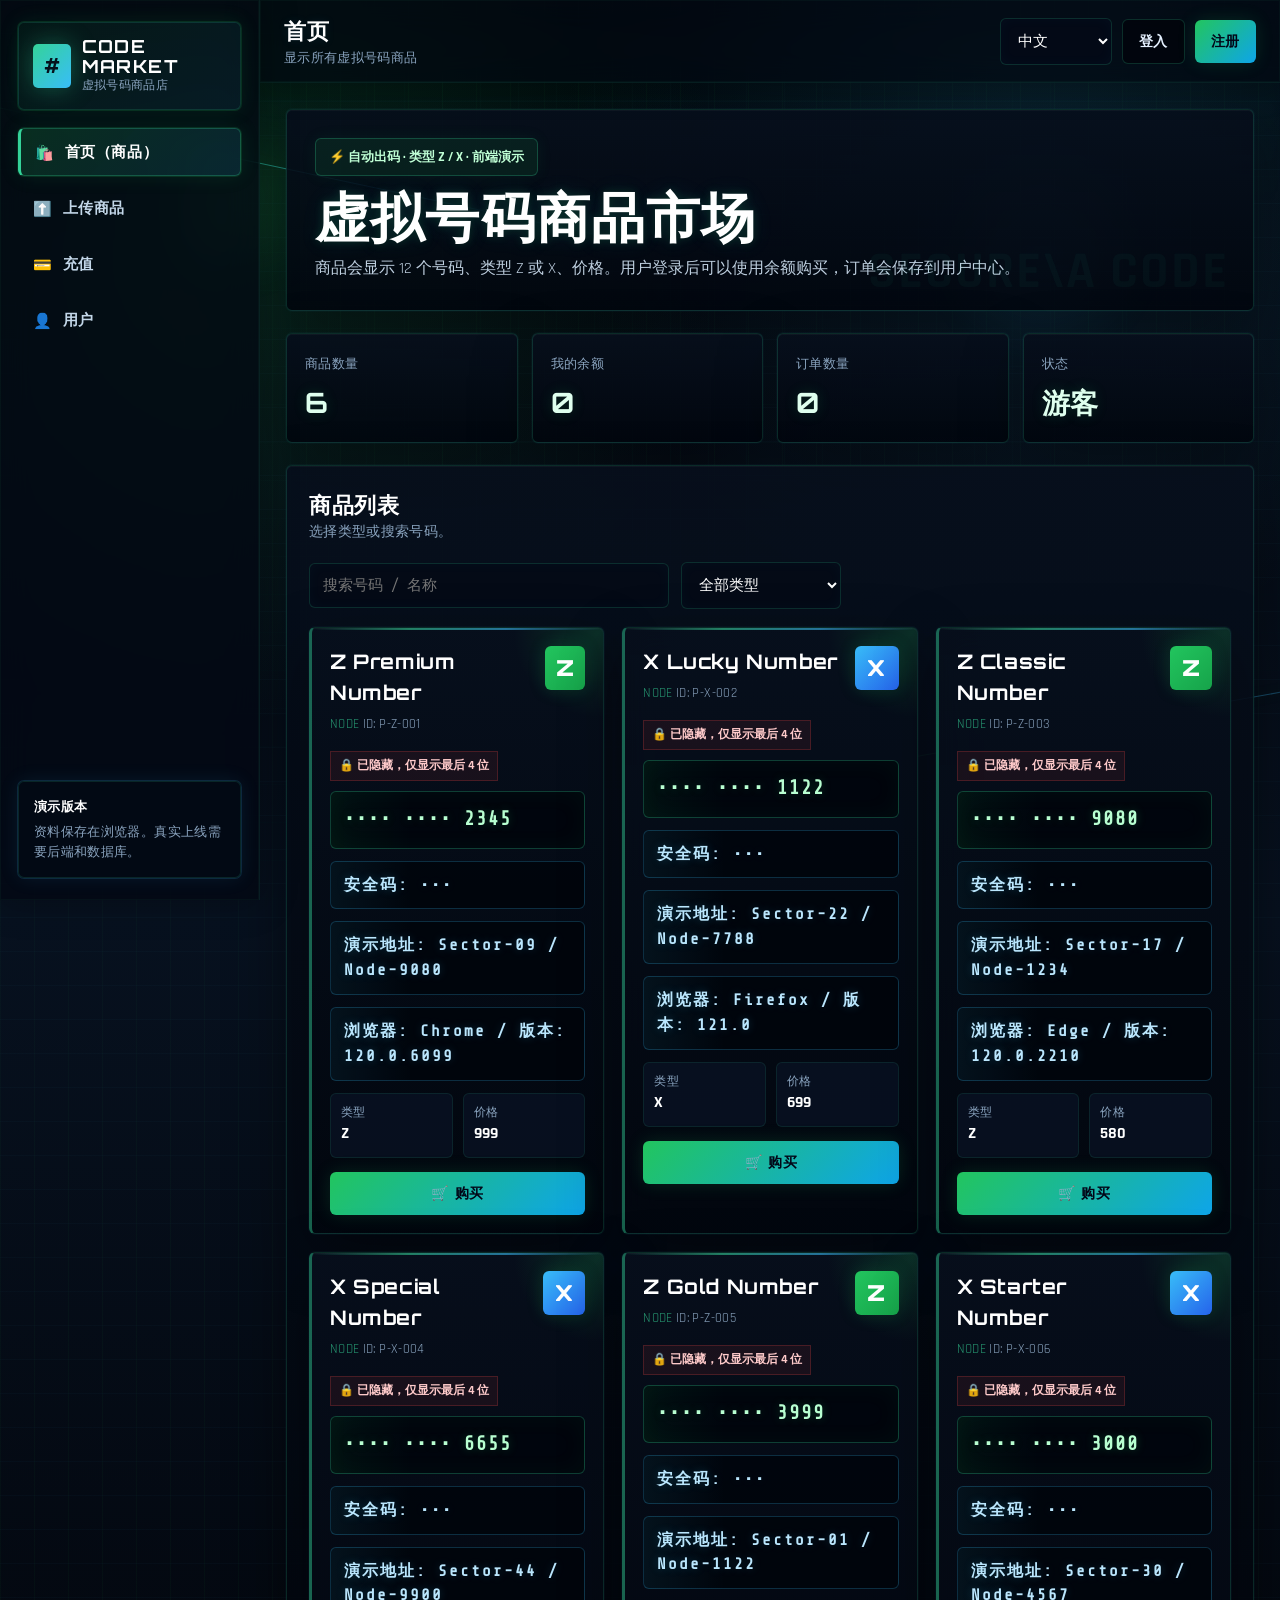
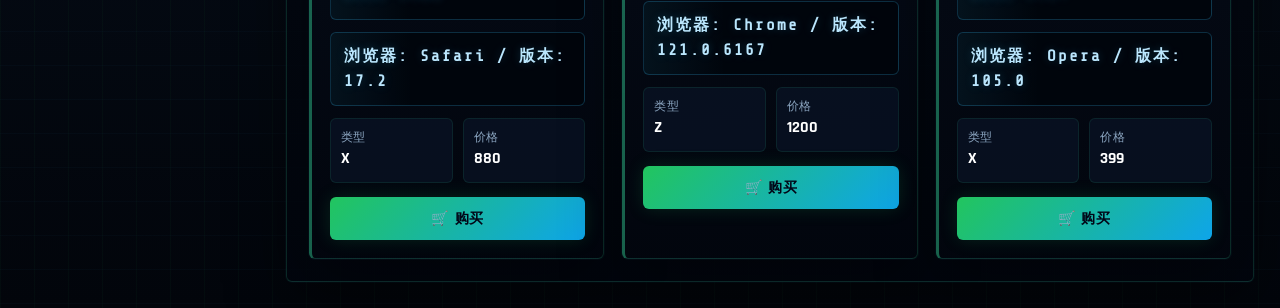
<file: shop.html>
<!DOCTYPE html>
<html lang="zh-Hans">
<head>
  <meta charset="UTF-8" />
  <meta name="viewport" content="width=device-width, initial-scale=1.0" />

  <title>Code Market | 科技风虚拟号码商品店</title>
  <meta name="description" content="科技风虚拟号码商品网店演示版，支持中文英文切换、登录注册、商品展示、管理员上传商品、充值和用户中心。" />

  <style>
    @import url('https://fonts.googleapis.com/css2?family=Orbitron:wght@500;700;900&family=Rajdhani:wght@400;500;600;700&family=Share+Tech+Mono&display=swap');

    :root {
      --bg: #050b16;
      --bg2: #081427;
      --panel: rgba(8, 17, 32, 0.82);
      --panel2: rgba(4, 10, 22, 0.72);
      --line: rgba(52, 211, 153, 0.18);
      --text: #e6f3ff;
      --muted: #8aa4bf;
      --green: #22c55e;
      --green2: #34d399;
      --cyan: #38bdf8;
      --blue: #2563eb;
      --gold: #facc15;
      --red: #ef4444;
      --radius: 8px;
      --glow-green: 0 0 0 1px rgba(34, 197, 94, 0.15), 0 0 20px rgba(34, 197, 94, 0.12);
      --glow-cyan: 0 0 0 1px rgba(56, 189, 248, 0.15), 0 0 20px rgba(56, 189, 248, 0.10);
    }

    * {
      box-sizing: border-box;
      margin: 0;
      padding: 0;
    }

    html, body {
      min-height: 100%;
    }

    body {
      min-height: 100vh;
      font-family: "Rajdhani", "Microsoft YaHei", Arial, sans-serif;
      color: var(--text);
      background:
        radial-gradient(circle at 15% 15%, rgba(56, 189, 248, 0.12), transparent 22%),
        radial-gradient(circle at 80% 10%, rgba(34, 197, 94, 0.10), transparent 24%),
        radial-gradient(circle at 75% 80%, rgba(37, 99, 235, 0.15), transparent 25%),
        linear-gradient(180deg, #030813 0%, #06101f 40%, #040912 100%);
      line-height: 1.55;
      overflow-x: hidden;
      position: relative;
    }

    button, input, select {
      font-family: inherit;
    }

    a {
      color: inherit;
      text-decoration: none;
    }

    /* ===== Animated Tech Background ===== */
    .bg-tech {
      position: fixed;
      inset: 0;
      pointer-events: none;
      z-index: 0;
      overflow: hidden;
    }

    .bg-grid {
      position: absolute;
      inset: -10%;
      background-image:
        linear-gradient(rgba(52, 211, 153, 0.08) 1px, transparent 1px),
        linear-gradient(90deg, rgba(52, 211, 153, 0.08) 1px, transparent 1px);
      background-size: 46px 46px;
      mask-image: radial-gradient(circle at center, rgba(0,0,0,1), rgba(0,0,0,0.35) 72%, transparent 100%);
      animation: driftGrid 22s linear infinite;
      opacity: 0.55;
    }

    .bg-scan {
      position: absolute;
      inset: 0;
      background: linear-gradient(180deg, transparent 0%, rgba(34, 197, 94, 0.06) 48%, rgba(56, 189, 248, 0.10) 50%, rgba(34, 197, 94, 0.05) 52%, transparent 100%);
      height: 220px;
      animation: scanDown 8s linear infinite;
      filter: blur(6px);
      opacity: 0.55;
    }

    .bg-lines::before,
    .bg-lines::after {
      content: "";
      position: absolute;
      inset: auto;
      width: 60vw;
      height: 1px;
      background: linear-gradient(90deg, transparent, rgba(34, 197, 94, 0.8), rgba(56, 189, 248, 0.8), transparent);
      box-shadow: 0 0 16px rgba(34, 197, 94, 0.32);
      animation: floatLine 12s ease-in-out infinite;
      opacity: 0.8;
    }

    .bg-lines::before {
      top: 18%;
      left: -10%;
      transform: rotate(12deg);
    }

    .bg-lines::after {
      bottom: 18%;
      right: -10%;
      transform: rotate(-10deg);
      animation-delay: -5s;
    }

    .bg-orb {
      position: absolute;
      border-radius: 6px;
      filter: blur(18px);
      opacity: 0.20;
      animation: pulseOrb 7s ease-in-out infinite;
    }

    .orb1 {
      width: 180px;
      height: 180px;
      left: 12%;
      top: 12%;
      background: radial-gradient(circle, rgba(34, 197, 94, 0.7), transparent 70%);
    }

    .orb2 {
      width: 220px;
      height: 220px;
      right: 10%;
      top: 16%;
      background: radial-gradient(circle, rgba(56, 189, 248, 0.7), transparent 70%);
      animation-delay: -2s;
    }

    .orb3 {
      width: 240px;
      height: 240px;
      right: 18%;
      bottom: 8%;
      background: radial-gradient(circle, rgba(37, 99, 235, 0.7), transparent 70%);
      animation-delay: -4s;
    }

    .hex {
      position: absolute;
      width: 86px;
      height: 96px;
      border: 1px solid rgba(52, 211, 153, 0.18);
      clip-path: polygon(25% 6%, 75% 6%, 100% 50%, 75% 94%, 25% 94%, 0 50%);
      box-shadow: 0 0 16px rgba(34, 197, 94, 0.08);
      animation: floatHex 16s ease-in-out infinite;
      opacity: 0.5;
    }

    .hex1 { left: 6%; top: 42%; }
    .hex2 { right: 8%; top: 34%; animation-delay: -5s; }
    .hex3 { left: 20%; bottom: 10%; animation-delay: -10s; }

    @keyframes driftGrid {
      from { transform: translateY(0) translateX(0); }
      to { transform: translateY(46px) translateX(18px); }
    }

    @keyframes scanDown {
      from { transform: translateY(-260px); }
      to { transform: translateY(calc(100vh + 260px)); }
    }

    @keyframes floatLine {
      0%, 100% { transform: translateX(0) rotate(12deg); opacity: 0.55; }
      50% { transform: translateX(5%) rotate(10deg); opacity: 0.9; }
    }

    @keyframes pulseOrb {
      0%,100% { transform: scale(1); opacity: 0.14; }
      50% { transform: scale(1.15); opacity: 0.26; }
    }

    @keyframes floatHex {
      0%,100% { transform: translateY(0) rotate(0deg); }
      50% { transform: translateY(-18px) rotate(6deg); }
    }

    /* ===== Layout ===== */
    .app {
      position: relative;
      z-index: 1;
      display: grid;
      grid-template-columns: 260px 1fr;
      min-height: 100vh;
    }

    .sidebar {
      position: sticky;
      top: 0;
      height: 100vh;
      padding: 22px 18px;
      background: rgba(3, 8, 18, 0.72);
      border-right: 1px solid rgba(52, 211, 153, 0.10);
      backdrop-filter: blur(16px);
      display: flex;
      flex-direction: column;
      gap: 18px;
      z-index: 10;
      box-shadow: inset -1px 0 0 rgba(56, 189, 248, 0.08);
    }

    .brand {
      display: flex;
      align-items: center;
      gap: 11px;
      padding: 14px;
      border-radius: 7px;
      background: linear-gradient(135deg, rgba(34, 197, 94, 0.08), rgba(56, 189, 248, 0.08));
      border: 1px solid rgba(52, 211, 153, 0.16);
      box-shadow: var(--glow-green);
    }

    .brand-icon {
      width: 44px;
      height: 44px;
      border-radius: 5px;
      background: linear-gradient(135deg, var(--green2), var(--cyan));
      display: grid;
      place-items: center;
      color: #05111d;
      font-size: 24px;
      font-weight: 900;
      box-shadow: 0 0 25px rgba(52, 211, 153, 0.35);
    }

    .brand h1 {
      font-size: 18px;
      color: #fff;
      line-height: 1.1;
      letter-spacing: 0.4px;
    }

    .brand p {
      font-size: 12px;
      color: var(--muted);
    }

    .side-menu {
      display: grid;
      gap: 8px;
    }

    .side-btn {
      border: 1px solid transparent;
      background: transparent;
      color: #c3d7e9;
      text-align: left;
      padding: 13px 14px;
      border-radius: 6px;
      cursor: pointer;
      font-size: 15px;
      font-weight: 800;
      display: flex;
      align-items: center;
      gap: 10px;
      transition: 0.18s ease;
    }

    .side-btn:hover {
      background: rgba(52, 211, 153, 0.08);
      color: #fff;
      border-color: rgba(52, 211, 153, 0.18);
    }

    .side-btn.active {
      background: linear-gradient(135deg, rgba(34, 197, 94, 0.18), rgba(56, 189, 248, 0.12));
      color: #fff;
      border-color: rgba(52, 211, 153, 0.28);
      box-shadow: var(--glow-green);
    }

    .side-card {
      margin-top: auto;
      background: rgba(4, 10, 22, 0.72);
      border: 1px solid rgba(52, 211, 153, 0.14);
      border-radius: 7px;
      padding: 15px;
      color: var(--muted);
      font-size: 13px;
      box-shadow: var(--glow-cyan);
    }

    .side-card strong {
      display: block;
      color: #fff;
      margin-bottom: 5px;
    }

    .main {
      min-width: 0;
    }

    .topbar {
      position: sticky;
      top: 0;
      z-index: 9;
      min-height: 74px;
      padding: 14px 24px;
      display: flex;
      justify-content: space-between;
      align-items: center;
      gap: 14px;
      background: rgba(3, 8, 18, 0.64);
      border-bottom: 1px solid rgba(52, 211, 153, 0.10);
      backdrop-filter: blur(16px);
      box-shadow: inset 0 -1px 0 rgba(56, 189, 248, 0.06);
    }

    .page-title {
      display: flex;
      align-items: center;
      gap: 12px;
    }

    .page-title-text h2 {
      color: #fff;
      font-size: 22px;
      text-shadow: 0 0 10px rgba(56, 189, 248, 0.10);
    }

    .page-title-text p {
      color: var(--muted);
      font-size: 13px;
    }

    .top-actions {
      display: flex;
      align-items: center;
      justify-content: flex-end;
      gap: 10px;
      flex-wrap: wrap;
    }

    .lang-select {
      width: auto;
      min-width: 112px;
      margin: 0;
    }

    .user-pill {
      display: none;
      padding: 10px 13px;
      border-radius: 6px;
      border: 1px solid rgba(52, 211, 153, 0.24);
      color: #bcffd1;
      background: rgba(34, 197, 94, 0.08);
      font-weight: 900;
      font-size: 14px;
      box-shadow: 0 0 18px rgba(34, 197, 94, 0.10);
    }

    .content {
      padding: 26px;
    }

    .page {
      display: none;
      animation: pageIn 0.3s ease both;
    }

    .page.active {
      display: block;
    }

    @keyframes pageIn {
      from { opacity: 0; transform: translateY(12px); }
      to { opacity: 1; transform: translateY(0); }
    }

    .hero-card {
      background:
        linear-gradient(135deg, rgba(4, 12, 24, 0.92), rgba(6, 20, 39, 0.82)),
        radial-gradient(circle at top right, rgba(34, 197, 94, 0.14), transparent 34%);
      border: 1px solid rgba(52, 211, 153, 0.16);
      border-radius: 8px;
      padding: 28px;
      margin-bottom: 22px;
      box-shadow: 0 24px 60px rgba(0,0,0,0.24), 0 0 30px rgba(56, 189, 248, 0.06);
      overflow: hidden;
      position: relative;
    }

    .hero-card::before {
      content: "";
      position: absolute;
      inset: 0;
      background:
        linear-gradient(90deg, rgba(52, 211, 153, 0.00) 0%, rgba(52, 211, 153, 0.05) 48%, rgba(56, 189, 248, 0.05) 52%, rgba(52, 211, 153, 0.00) 100%);
      transform: translateX(-100%);
      animation: heroSweep 8s linear infinite;
      pointer-events: none;
    }

    .hero-card::after {
      content: "X Z";
      position: absolute;
      right: 28px;
      bottom: -24px;
      font-size: 110px;
      font-weight: 900;
      letter-spacing: -10px;
      color: rgba(255,255,255,0.035);
      pointer-events: none;
    }

    @keyframes heroSweep {
      from { transform: translateX(-100%); }
      to { transform: translateX(100%); }
    }

    .hero-card .badge {
      display: inline-flex;
      align-items: center;
      gap: 8px;
      padding: 8px 13px;
      border-radius: 6px;
      background: rgba(34, 197, 94, 0.10);
      border: 1px solid rgba(52, 211, 153, 0.25);
      color: #bfffd5;
      font-weight: 800;
      font-size: 13px;
      margin-bottom: 12px;
      box-shadow: 0 0 16px rgba(34, 197, 94, 0.08);
    }

    .hero-card h3 {
      color: #fff;
      font-size: clamp(30px, 5vw, 54px);
      line-height: 1.05;
      margin-bottom: 12px;
    }

    .hero-card p {
      max-width: 720px;
      color: #bfd0e0;
      font-size: 16px;
    }

    .stats {
      display: grid;
      grid-template-columns: repeat(4, 1fr);
      gap: 14px;
      margin-bottom: 22px;
    }

    .stat, .panel, .product, .order, .modal-box {
      backdrop-filter: blur(14px);
    }

    .stat {
      background: var(--panel);
      border: 1px solid rgba(52, 211, 153, 0.12);
      border-radius: 7px;
      padding: 18px;
      box-shadow: var(--glow-cyan);
    }

    .stat span {
      color: var(--muted);
      font-size: 13px;
    }

    .stat strong {
      display: block;
      color: #fff;
      font-size: 28px;
      margin-top: 4px;
    }

    .panel {
      background: var(--panel);
      border: 1px solid rgba(52, 211, 153, 0.12);
      border-radius: var(--radius);
      padding: 22px;
      box-shadow: 0 18px 45px rgba(0,0,0,0.20), var(--glow-cyan);
    }

    .panel-title {
      display: flex;
      align-items: flex-start;
      justify-content: space-between;
      gap: 16px;
      margin-bottom: 18px;
    }

    .panel-title h3 {
      color: #fff;
      font-size: 22px;
    }

    .panel-title p {
      color: var(--muted);
      font-size: 14px;
    }

    .filter-row {
      display: flex;
      gap: 12px;
      align-items: center;
      flex-wrap: wrap;
      margin-bottom: 18px;
    }

    .search-input {
      max-width: 360px;
      margin: 0;
    }

    .type-filter {
      width: auto;
      min-width: 160px;
      margin: 0;
    }

    .product-grid {
      display: grid;
      grid-template-columns: repeat(3, 1fr);
      gap: 18px;
    }

    .product {
      background:
        linear-gradient(180deg, rgba(7, 17, 32, 0.92), rgba(4, 10, 22, 0.86));
      border: 1px solid rgba(52, 211, 153, 0.12);
      border-radius: 8px;
      padding: 18px;
      position: relative;
      overflow: hidden;
      transition: 0.18s ease;
      box-shadow: 0 10px 30px rgba(0,0,0,0.18);
    }

    .product:hover {
      transform: translateY(-5px);
      border-color: rgba(52, 211, 153, 0.34);
      box-shadow: 0 20px 52px rgba(0,0,0,0.28), 0 0 24px rgba(34, 197, 94, 0.10);
    }

    .product::before {
      content: "";
      position: absolute;
      top: -80px;
      right: -80px;
      width: 170px;
      height: 170px;
      background: radial-gradient(circle, rgba(34, 197, 94, 0.18), transparent 70%);
      border-radius: 50%;
    }

    .product::after {
      content: "";
      position: absolute;
      left: 0;
      top: 0;
      width: 100%;
      height: 2px;
      background: linear-gradient(90deg, transparent, rgba(52, 211, 153, 0.75), rgba(56, 189, 248, 0.75), transparent);
      opacity: 0.75;
    }

    .product-head {
      position: relative;
      display: flex;
      justify-content: space-between;
      gap: 12px;
      align-items: flex-start;
      margin-bottom: 14px;
    }

    .type-badge {
      width: 44px;
      height: 44px;
      border-radius: 6px;
      display: grid;
      place-items: center;
      font-size: 22px;
      font-weight: 900;
      color: #fff;
      box-shadow: 0 0 18px rgba(34, 197, 94, 0.16);
    }

    .type-z {
      background: linear-gradient(135deg, #22c55e, #16a34a);
    }

    .type-x {
      background: linear-gradient(135deg, #38bdf8, #2563eb);
    }

    .product-title h4 {
      color: #fff;
      font-size: 20px;
      margin-bottom: 4px;
    }

    .product-title small {
      color: var(--muted);
    }

    .number-box {
      position: relative;
      background: rgba(4, 10, 22, 0.78);
      border: 1px dashed rgba(52, 211, 153, 0.34);
      color: #c7ffe0;
      border-radius: 6px;
      padding: 13px;
      font-family: Consolas, "Courier New", monospace;
      font-size: 18px;
      font-weight: 900;
      letter-spacing: 1px;
      word-break: break-all;
      margin-bottom: 12px;
      box-shadow: inset 0 0 24px rgba(34, 197, 94, 0.05);
    }

    .product-meta {
      display: grid;
      grid-template-columns: 1fr 1fr;
      gap: 10px;
      margin-bottom: 14px;
    }

    .meta {
      background: rgba(10, 20, 38, 0.72);
      border: 1px solid rgba(52, 211, 153, 0.10);
      border-radius: 5px;
      padding: 10px;
    }

    .meta span {
      display: block;
      color: var(--muted);
      font-size: 12px;
    }

    .meta strong {
      color: #fff;
      font-size: 16px;
    }

    .btn {
      border: none;
      border-radius: 5px;
      padding: 12px 16px;
      cursor: pointer;
      font-weight: 900;
      font-size: 14px;
      display: inline-flex;
      align-items: center;
      justify-content: center;
      gap: 8px;
      transition: 0.18s ease;
    }

    .btn:hover {
      transform: translateY(-2px);
    }

    .btn-primary {
      background: linear-gradient(135deg, var(--green2), var(--cyan));
      color: #05111d;
      box-shadow: 0 0 18px rgba(34, 197, 94, 0.16);
    }

    .btn-dark {
      background: rgba(8, 17, 32, 0.88);
      color: #e5f1ff;
      border: 1px solid rgba(52, 211, 153, 0.16);
    }

    .btn-blue {
      background: linear-gradient(135deg, #38bdf8, #2563eb);
      color: #eaf8ff;
    }

    .btn-green {
      background: linear-gradient(135deg, #22c55e, #16a34a);
      color: #ecfff3;
    }

    .btn-red {
      background: linear-gradient(135deg, #ef4444, #b91c1c);
      color: #fff;
    }

    .btn-row {
      display: flex;
      gap: 10px;
      flex-wrap: wrap;
    }

    .full {
      width: 100%;
    }

    label {
      display: block;
      color: #e5f0fb;
      font-weight: 900;
      font-size: 14px;
      margin-bottom: 7px;
    }

    input, select {
      width: 100%;
      border: 1px solid rgba(52, 211, 153, 0.18);
      outline: none;
      background: rgba(4, 10, 22, 0.82);
      color: #fff;
      border-radius: 5px;
      padding: 13px;
      font-size: 15px;
      margin-bottom: 14px;
      box-shadow: inset 0 0 14px rgba(56, 189, 248, 0.03);
    }

    input:focus, select:focus {
      border-color: var(--green2);
      box-shadow: 0 0 0 3px rgba(34, 197, 94, 0.08);
    }

    .form-grid {
      display: grid;
      grid-template-columns: repeat(2, 1fr);
      gap: 14px;
    }

    .notice {
      padding: 14px 16px;
      border-radius: 7px;
      background: rgba(34, 197, 94, 0.10);
      border: 1px solid rgba(52, 211, 153, 0.24);
      color: #caffdc;
      margin-bottom: 16px;
    }

    .danger {
      padding: 14px 16px;
      border-radius: 7px;
      background: rgba(239, 68, 68, 0.12);
      border: 1px solid rgba(239, 68, 68, 0.26);
      color: #fecaca;
      margin-bottom: 16px;
    }

    .orders {
      display: grid;
      gap: 12px;
      max-height: 360px;
      overflow: auto;
    }

    .order {
      background: rgba(4, 10, 22, 0.78);
      border: 1px solid rgba(52, 211, 153, 0.12);
      border-radius: 7px;
      padding: 14px;
      box-shadow: var(--glow-green);
    }

    .order h4 {
      color: #fff;
      margin-bottom: 8px;
    }

    .order p {
      color: #c1d5e6;
      font-size: 14px;
      margin-bottom: 5px;
    }

    .modal {
      position: fixed;
      inset: 0;
      background: rgba(2, 6, 18, 0.76);
      display: none;
      align-items: center;
      justify-content: center;
      padding: 20px;
      z-index: 99;
      backdrop-filter: blur(10px);
    }

    .modal.show {
      display: flex;
    }

    .modal-box {
      width: min(460px, 100%);
      background: rgba(6, 14, 28, 0.96);
      border: 1px solid rgba(52, 211, 153, 0.16);
      border-radius: 8px;
      padding: 22px;
      box-shadow: 0 26px 80px rgba(0,0,0,0.45), 0 0 30px rgba(56, 189, 248, 0.08);
    }

    .modal-head {
      display: flex;
      justify-content: space-between;
      gap: 14px;
      align-items: center;
      margin-bottom: 18px;
    }

    .modal-head h3 {
      color: #fff;
      font-size: 23px;
    }

    .close-btn {
      width: 38px;
      height: 38px;
      border-radius: 4px;
      border: 1px solid rgba(52, 211, 153, 0.16);
      color: #fff;
      background: rgba(4, 10, 22, 0.62);
      cursor: pointer;
      font-size: 20px;
    }

    .auth-tabs {
      display: grid;
      grid-template-columns: 1fr 1fr;
      gap: 8px;
      margin-bottom: 16px;
    }

    .auth-tab {
      padding: 12px;
      border-radius: 5px;
      border: 1px solid rgba(52, 211, 153, 0.16);
      background: rgba(4, 10, 22, 0.55);
      color: #cfe0ee;
      font-weight: 900;
      cursor: pointer;
    }

    .auth-tab.active {
      background: linear-gradient(135deg, var(--green2), var(--cyan));
      color: #05111d;
    }

    .toast {
      position: fixed;
      bottom: 26px;
      left: 50%;
      transform: translateX(-50%) translateY(20px);
      z-index: 120;
      opacity: 0;
      pointer-events: none;
      background: rgba(4, 10, 22, 0.98);
      color: #fff;
      border: 1px solid rgba(52, 211, 153, 0.24);
      border-radius: 6px;
      padding: 12px 18px;
      box-shadow: 0 18px 50px rgba(0,0,0,0.34), 0 0 20px rgba(34, 197, 94, 0.08);
      font-weight: 800;
    }

    .toast.show {
      animation: toastIn 2.2s ease both;
    }

    @keyframes toastIn {
      0% { opacity: 0; transform: translateX(-50%) translateY(20px); }
      15%, 80% { opacity: 1; transform: translateX(-50%) translateY(0); }
      100% { opacity: 0; transform: translateX(-50%) translateY(20px); }
    }

    .mobile-menu-btn {
      display: none;
    }

    @media (max-width: 980px) {
      .app {
        grid-template-columns: 1fr;
      }

      .sidebar {
        position: fixed;
        left: -280px;
        transition: 0.22s ease;
      }

      .sidebar.show {
        left: 0;
      }

      .mobile-menu-btn {
        display: inline-flex;
      }

      .stats,
      .product-grid,
      .form-grid {
        grid-template-columns: 1fr;
      }

      .topbar {
        align-items: flex-start;
        flex-direction: column;
      }

      .top-actions {
        justify-content: flex-start;
      }
    }

    @media (max-width: 560px) {
      .content {
        padding: 18px;
      }

      .hero-card {
        padding: 22px;
      }

      .product-meta {
        grid-template-columns: 1fr;
      }
    }


    /* ===== V2 Pro Black-Tech Upgrade ===== */
    body {
      background:
        linear-gradient(90deg, rgba(34,197,94,0.035) 1px, transparent 1px),
        linear-gradient(0deg, rgba(56,189,248,0.025) 1px, transparent 1px),
        radial-gradient(circle at 18% 12%, rgba(34, 197, 94, 0.16), transparent 25%),
        radial-gradient(circle at 82% 8%, rgba(56, 189, 248, 0.13), transparent 24%),
        linear-gradient(180deg, #02050b 0%, #07111f 48%, #02050b 100%);
      background-size: 34px 34px, 34px 34px, auto, auto, auto;
    }

    .brand,
    .side-card,
    .panel,
    .stat,
    .product,
    .order,
    .modal-box,
    input,
    select,
    .btn,
    .type-badge,
    .number-box,
    .meta,
    .notice,
    .danger,
    .hero-card {
      border-radius: 6px !important;
    }

    .sidebar,
    .topbar {
      box-shadow:
        inset 0 0 0 1px rgba(52, 211, 153, 0.04),
        0 0 35px rgba(0, 0, 0, 0.28);
    }

    .hero-card,
    .panel,
    .product,
    .stat {
      background:
        linear-gradient(180deg, rgba(7, 15, 28, 0.92), rgba(2, 6, 14, 0.88));
      border-color: rgba(52, 211, 153, 0.18);
      box-shadow:
        0 0 0 1px rgba(56, 189, 248, 0.035),
        0 22px 60px rgba(0, 0, 0, 0.35),
        inset 0 1px 0 rgba(255, 255, 255, 0.035);
    }

    .hero-card::after {
      content: "SECURE\\A CODE";
      white-space: pre;
      right: 24px;
      bottom: 14px;
      font-size: 52px;
      line-height: 0.9;
      letter-spacing: 2px;
      color: rgba(52, 211, 153, 0.045);
    }

    .product {
      border-left: 3px solid rgba(52, 211, 153, 0.45);
    }

    .product:hover {
      transform: translateY(-3px);
      box-shadow:
        0 0 0 1px rgba(34, 197, 94, 0.18),
        0 22px 55px rgba(0,0,0,0.36),
        0 0 28px rgba(34, 197, 94, 0.12);
    }

    .number-box {
      font-size: 19px;
      letter-spacing: 2px;
      border-style: solid;
      border-color: rgba(52, 211, 153, 0.28);
      background:
        linear-gradient(90deg, rgba(34,197,94,0.06), transparent 32%),
        rgba(1, 5, 12, 0.86);
      color: #b8ffd1;
    }

    .secret-box {
      background:
        linear-gradient(90deg, rgba(56,189,248,0.07), transparent 32%),
        rgba(1, 5, 12, 0.86);
      border: 1px solid rgba(56, 189, 248, 0.22);
      color: #bae6fd;
      border-radius: 6px;
      padding: 11px 13px;
      font-family: Consolas, "Courier New", monospace;
      font-weight: 900;
      letter-spacing: 2px;
      margin-bottom: 12px;
    }

    .locked-label {
      display: inline-flex;
      align-items: center;
      gap: 6px;
      padding: 5px 8px;
      border: 1px solid rgba(239, 68, 68, 0.22);
      background: rgba(239, 68, 68, 0.08);
      color: #fecaca;
      font-size: 12px;
      font-weight: 900;
      margin-bottom: 10px;
    }

    .revealed-label {
      display: inline-flex;
      align-items: center;
      gap: 6px;
      padding: 5px 8px;
      border: 1px solid rgba(34, 197, 94, 0.22);
      background: rgba(34, 197, 94, 0.08);
      color: #bbf7d0;
      font-size: 12px;
      font-weight: 900;
      margin-bottom: 10px;
    }

    .btn-primary {
      background: linear-gradient(135deg, #22c55e, #0ea5e9);
      color: #020617;
      text-transform: uppercase;
      letter-spacing: 0.4px;
    }

    .btn-dark {
      background: rgba(2, 6, 14, 0.92);
      border-color: rgba(52, 211, 153, 0.20);
    }

    .side-btn.active {
      border-left: 3px solid #34d399;
    }

    .bg-grid {
      opacity: 0.38;
      background-size: 38px 38px;
    }

    .bg-scan {
      opacity: 0.35;
    }

    .product-title small::before {
      content: "NODE ";
      color: rgba(52, 211, 153, 0.7);
    }



    /* ===== Black-Tech Font System ===== */
    .brand h1,
    .page-title-text h2,
    .hero-card h3,
    .panel-title h3,
    .product-title h4,
    .modal-head h3,
    .stat strong,
    .type-badge,
    .btn,
    .side-btn {
      font-family: "Orbitron", "Rajdhani", "Microsoft YaHei", sans-serif;
      letter-spacing: 0.6px;
    }

    .brand p,
    .page-title-text p,
    .panel-title p,
    .side-card,
    .meta span,
    .stat span,
    .product-title small {
      font-family: "Rajdhani", "Microsoft YaHei", Arial, sans-serif;
      letter-spacing: 0.35px;
    }

    .number-box,
    .secret-box,
    .order p strong,
    input,
    select {
      font-family: "Share Tech Mono", "Rajdhani", Consolas, "Courier New", monospace;
    }

    .hero-card h3 {
      text-transform: uppercase;
      letter-spacing: 1.2px;
      text-shadow:
        0 0 10px rgba(34, 197, 94, 0.18),
        0 0 22px rgba(56, 189, 248, 0.10);
    }

    .brand h1 {
      text-transform: uppercase;
      letter-spacing: 1.4px;
    }

    .side-btn,
    .btn {
      text-transform: uppercase;
    }

    .stat strong {
      color: #dfffee;
      text-shadow: 0 0 14px rgba(34, 197, 94, 0.18);
    }

    .number-box {
      text-shadow: 0 0 10px rgba(34, 197, 94, 0.28);
    }

    .secret-box {
      text-shadow: 0 0 10px rgba(56, 189, 248, 0.22);
    }

    body {
      font-size: 16px;
    }

  </style>
</head>

<body>
  <div class="bg-tech">
    <div class="bg-grid"></div>
    <div class="bg-scan"></div>
    <div class="bg-lines"></div>
    <div class="bg-orb orb1"></div>
    <div class="bg-orb orb2"></div>
    <div class="bg-orb orb3"></div>
    <div class="hex hex1"></div>
    <div class="hex hex2"></div>
    <div class="hex hex3"></div>
  </div>

  <div id="toast" class="toast"></div>

  <div class="app">
    <aside id="sidebar" class="sidebar">
      <div class="brand">
        <div class="brand-icon">#</div>
        <div>
          <h1>Code Market</h1>
          <p data-i18n="brandSub">虚拟号码商品店</p>
        </div>
      </div>

      <nav class="side-menu">
        <button class="side-btn active" onclick="goPage('home')" data-page-btn="home">
          🛍️ <span data-i18n="menuHome">首页（商品）</span>
        </button>
        <button class="side-btn" onclick="goPage('upload')" data-page-btn="upload">
          ⬆️ <span data-i18n="menuUpload">上传商品</span>
        </button>
        <button class="side-btn" onclick="goPage('recharge')" data-page-btn="recharge">
          💳 <span data-i18n="menuRecharge">充值</span>
        </button>
        <button class="side-btn" onclick="goPage('user')" data-page-btn="user">
          👤 <span data-i18n="menuUser">用户</span>
        </button>
      </nav>

      <div class="side-card">
        <strong data-i18n="sideNoteTitle">演示版本</strong>
        <span data-i18n="sideNote">资料保存在浏览器。真实上线需要后端和数据库。</span>
      </div>
    </aside>

    <main class="main">
      <header class="topbar">
        <div class="page-title">
          <button class="btn btn-dark mobile-menu-btn" onclick="toggleSidebar()">☰</button>
          <div class="page-title-text">
            <h2 id="pageTitle">首页</h2>
            <p id="pageSubtitle">显示所有虚拟号码商品</p>
          </div>
        </div>

        <div class="top-actions">
          <select id="languageSelect" class="lang-select" onchange="setLanguage(this.value)">
            <option value="zh">中文</option>
            <option value="en">English</option>
          </select>

          <span id="userPill" class="user-pill">Guest</span>
          <button id="loginTopBtn" class="btn btn-dark" onclick="openAuth('login')" data-i18n="login">登入</button>
          <button id="registerTopBtn" class="btn btn-primary" onclick="openAuth('register')" data-i18n="register">注册</button>
          <button id="logoutTopBtn" class="btn btn-red" style="display:none;" onclick="logout()" data-i18n="logout">退出</button>
        </div>
      </header>

      <div class="content">
        <section id="page-home" class="page active">
          <div class="hero-card">
            <span class="badge" data-i18n="heroBadge">⚡ 自动出码 · 类型 Z / X · 前端演示</span>
            <h3 data-i18n="heroTitle">虚拟号码商品市场</h3>
            <p data-i18n="heroText">
              商品会显示 12 个号码、类型 Z 或 X、价格。用户登录后可以使用余额购买，订单会保存到用户中心。
            </p>
          </div>

          <div class="stats">
            <div class="stat">
              <span data-i18n="statProducts">商品数量</span>
              <strong id="statProducts">0</strong>
            </div>
            <div class="stat">
              <span data-i18n="statBalance">我的余额</span>
              <strong id="statBalance">0</strong>
            </div>
            <div class="stat">
              <span data-i18n="statOrders">订单数量</span>
              <strong id="statOrders">0</strong>
            </div>
            <div class="stat">
              <span data-i18n="statStatus">状态</span>
              <strong id="statStatus">游客</strong>
            </div>
          </div>

          <div class="panel">
            <div class="panel-title">
              <div>
                <h3 data-i18n="productList">商品列表</h3>
                <p data-i18n="productListSub">选择类型或搜索号码。</p>
              </div>
            </div>

            <div class="filter-row">
              <input id="searchInput" class="search-input" type="text" placeholder="搜索号码 / 名称" oninput="renderProducts()" />
              <select id="typeFilter" class="type-filter" onchange="renderProducts()">
                <option value="all">全部类型</option>
                <option value="Z">类型 Z</option>
                <option value="X">类型 X</option>
              </select>
            </div>

            <div id="productGrid" class="product-grid"></div>
          </div>
        </section>

        <section id="page-upload" class="page">
          <div class="panel">
            <div class="panel-title">
              <div>
                <h3 data-i18n="uploadTitle">上传商品</h3>
                <p data-i18n="uploadSub">演示管理员上传。默认管理员密码：123456</p>
              </div>
            </div>

            <div id="adminLocked">
              <div class="danger" data-i18n="adminWarn">
                这里是前端演示权限。真实网站必须使用后端管理员账号，不能只靠前端密码。
              </div>
              <label data-i18n="adminPassword">管理员密码</label>
              <input id="adminPassword" type="password" placeholder="123456" />
              <button class="btn btn-primary" onclick="unlockAdmin()" data-i18n="unlockAdmin">解锁上传</button>
            </div>

            <div id="adminPanel" style="display:none;">
              <div class="notice" data-i18n="uploadHint">
                商品格式：12 个号码、类型 Z / X、价格。你也可以填写商品名称。
              </div>

              <div class="form-grid">
                <div>
                  <label data-i18n="productName">商品名称</label>
                  <input id="newName" type="text" placeholder="例如：Z 高级号码" />
                </div>

                <div>
                  <label data-i18n="productNumber">12 个号码</label>
                  <input id="newNumber" type="text" maxlength="12" placeholder="例如：908099912345" />
                </div>

                <div>
                  <label data-i18n="secret3Label">3 位安全码</label>
                  <input id="newSecret3" type="text" maxlength="3" placeholder="例如：999" />
                </div>

                <div>
                  <label data-i18n="fakeAddressLabel">演示地址（虚拟）</label>
                  <input id="newFakeAddress" type="text" placeholder="例如：Sector-09 / Node-9080" />
                </div>

                <div>
                  <label data-i18n="browserTypeLabel">浏览器类型</label>
                  <select id="newBrowserType">
                    <option value="Chrome">Chrome</option>
                    <option value="Firefox">Firefox</option>
                    <option value="Edge">Edge</option>
                    <option value="Safari">Safari</option>
                    <option value="Opera">Opera</option>
                    <option value="Other">Other</option>
                  </select>
                </div>

                <div>
                  <label data-i18n="browserVersionLabel">浏览器版本</label>
                  <input id="newBrowserVersion" type="text" placeholder="例如：120.0.6099" />
                </div>

                <div>
                  <label data-i18n="productType">类型</label>
                  <select id="newType">
                    <option value="Z">Z</option>
                    <option value="X">X</option>
                  </select>
                </div>

                <div>
                  <label data-i18n="productPrice">价格</label>
                  <input id="newPrice" type="number" min="1" placeholder="例如：999" />
                </div>
              </div>

              <div class="btn-row">
                <button class="btn btn-green" onclick="addProduct()" data-i18n="addProduct">新增商品</button>
                <button class="btn btn-dark" onclick="fillDemoProduct()" data-i18n="fillDemo">填入示例</button>
                <button class="btn btn-red" onclick="resetProducts()" data-i18n="resetProducts">重置商品</button>
              </div>
            </div>
          </div>
        </section>

        <section id="page-recharge" class="page">
          <div class="panel">
            <div class="panel-title">
              <div>
                <h3 data-i18n="rechargeTitle">充值</h3>
                <p data-i18n="rechargeSub">演示充值，不连接真实支付。</p>
              </div>
            </div>

            <div class="notice" data-i18n="rechargeNotice">
              这里是模拟余额，只用于测试网店流程。如果你要真实收款，需要接支付平台和后端订单验证。
            </div>

            <div class="stats">
              <div class="stat">
                <span data-i18n="currentUser">当前用户</span>
                <strong id="rechargeUser">未登录</strong>
              </div>
              <div class="stat">
                <span data-i18n="balance">余额</span>
                <strong id="rechargeBalance">0</strong>
              </div>
              <div class="stat">
                <span data-i18n="totalOrders">订单</span>
                <strong id="rechargeOrders">0</strong>
              </div>
              <div class="stat">
                <span data-i18n="accountType">账户</span>
                <strong id="rechargeStatus">游客</strong>
              </div>
            </div>

            <div class="btn-row">
              <button class="btn btn-blue" onclick="addBalance(500)">+500</button>
              <button class="btn btn-blue" onclick="addBalance(1000)">+1000</button>
              <button class="btn btn-blue" onclick="addBalance(5000)">+5000</button>
            </div>
          </div>
        </section>

        <section id="page-user" class="page">
          <div class="panel">
            <div class="panel-title">
              <div>
                <h3 data-i18n="userTitle">用户中心</h3>
                <p data-i18n="userSub">查看账户、余额和购买记录。</p>
              </div>
            </div>

            <div class="stats">
              <div class="stat">
                <span data-i18n="username">用户名</span>
                <strong id="userNameDisplay">未登录</strong>
              </div>
              <div class="stat">
                <span data-i18n="balance">余额</span>
                <strong id="userBalanceDisplay">0</strong>
              </div>
              <div class="stat">
                <span data-i18n="totalOrders">订单</span>
                <strong id="userOrderCountDisplay">0</strong>
              </div>
              <div class="stat">
                <span data-i18n="joinTime">注册时间</span>
                <strong id="userCreatedDisplay" style="font-size:16px;">-</strong>
              </div>
            </div>

            <div class="panel" style="margin-top:18px;">
              <div class="panel-title">
                <div>
                  <h3 data-i18n="myOrders">我的订单</h3>
                  <p data-i18n="myOrdersSub">购买后的号码会显示在这里。</p>
                </div>
              </div>
              <div id="orderList" class="orders"></div>
            </div>
          </div>
        </section>
      </div>
    </main>
  </div>

  <div id="authModal" class="modal">
    <div class="modal-box">
      <div class="modal-head">
        <h3 id="authTitle">登入</h3>
        <button class="close-btn" onclick="closeAuth()">×</button>
      </div>

      <div class="auth-tabs">
        <button id="authLoginTab" class="auth-tab active" onclick="switchAuth('login')" data-i18n="login">登入</button>
        <button id="authRegisterTab" class="auth-tab" onclick="switchAuth('register')" data-i18n="register">注册</button>
      </div>

      <div id="loginBox">
        <label data-i18n="username">用户名</label>
        <input id="loginUsername" type="text" placeholder="username" />
        <label data-i18n="password">密码</label>
        <input id="loginPassword" type="password" placeholder="password" />
        <button class="btn btn-primary full" onclick="login()" data-i18n="login">登入</button>
      </div>

      <div id="registerBox" style="display:none;">
        <label data-i18n="username">用户名</label>
        <input id="registerUsername" type="text" placeholder="至少 3 个字" />
        <label data-i18n="password">密码</label>
        <input id="registerPassword" type="password" placeholder="至少 6 个字" />
        <label data-i18n="confirmPassword">确认密码</label>
        <input id="registerPassword2" type="password" placeholder="再次输入密码" />
        <button class="btn btn-green full" onclick="register()" data-i18n="register">注册</button>
      </div>
    </div>
  </div>

  <script>
    const USERS_KEY = "code_market_users_v5";
    const SESSION_KEY = "code_market_session_v5";
    const PRODUCTS_KEY = "code_market_products_v5";
    const LANG_KEY = "code_market_lang_v5";
    const ADMIN_KEY = "code_market_admin_unlocked_v5";
    const OWNER_PASSWORD = "123456";

    const defaultProducts = [
      { id: "P-Z-001", name: "Z Premium Number", number: "908099912345", secret3: "999", fakeAddress: "Sector-09 / Node-9080", browserType: "Chrome", browserVersion: "120.0.6099", type: "Z", price: 999 },
      { id: "P-X-002", name: "X Lucky Number", number: "778899001122", secret3: "908", fakeAddress: "Sector-22 / Node-7788", browserType: "Firefox", browserVersion: "121.0", type: "X", price: 699 },
      { id: "P-Z-003", name: "Z Classic Number", number: "123456789080", secret3: "777", fakeAddress: "Sector-17 / Node-1234", browserType: "Edge", browserVersion: "120.0.2210", type: "Z", price: 580 },
      { id: "P-X-004", name: "X Special Number", number: "990088776655", secret3: "555", fakeAddress: "Sector-44 / Node-9900", browserType: "Safari", browserVersion: "17.2", type: "X", price: 880 },
      { id: "P-Z-005", name: "Z Gold Number", number: "111222333999", secret3: "333", fakeAddress: "Sector-01 / Node-1122", browserType: "Chrome", browserVersion: "121.0.6167", type: "Z", price: 1200 },
      { id: "P-X-006", name: "X Starter Number", number: "456789123000", secret3: "000", fakeAddress: "Sector-30 / Node-4567", browserType: "Opera", browserVersion: "105.0", type: "X", price: 399 }
    ];

    const i18n = {
      zh: {
        brandSub: "虚拟号码商品店",
        menuHome: "首页（商品）",
        menuUpload: "上传商品",
        menuRecharge: "充值",
        menuUser: "用户",
        sideNoteTitle: "演示版本",
        sideNote: "资料保存在浏览器。真实上线需要后端和数据库。",
        login: "登入",
        register: "注册",
        logout: "退出",
        pageHome: "首页",
        pageHomeSub: "显示所有虚拟号码商品",
        pageUpload: "上传商品",
        pageUploadSub: "只有管理员可以上传商品",
        pageRecharge: "充值",
        pageRechargeSub: "模拟充值余额",
        pageUser: "用户",
        pageUserSub: "账户和订单记录",
        heroBadge: "⚡ 自动出码 · 类型 Z / X · 前端演示",
        heroTitle: "虚拟号码商品市场",
        heroText: "商品会显示 12 个号码、类型 Z 或 X、价格。用户登录后可以使用余额购买，订单会保存到用户中心。",
        statProducts: "商品数量",
        statBalance: "我的余额",
        statOrders: "订单数量",
        statStatus: "状态",
        guest: "游客",
        loggedIn: "已登录",
        productList: "商品列表",
        productListSub: "选择类型或搜索号码。",
        buy: "购买",
        type: "类型",
        price: "价格",
        number: "号码",
        uploadTitle: "上传商品",
        uploadSub: "演示管理员上传。默认管理员密码：123456",
        adminWarn: "这里是前端演示权限。真实网站必须使用后端管理员账号，不能只靠前端密码。",
        adminPassword: "管理员密码",
        unlockAdmin: "解锁上传",
        uploadHint: "商品格式：12 个号码、类型 Z / X、价格。你也可以填写商品名称。",
        productName: "商品名称",
        productNumber: "12 个号码",
        secret3Label: "3 位安全码",
        fakeAddressLabel: "演示地址（虚拟）",
        browserTypeLabel: "浏览器类型",
        browserVersionLabel: "浏览器版本",
        productType: "类型",
        productPrice: "价格",
        addProduct: "新增商品",
        fillDemo: "填入示例",
        resetProducts: "重置商品",
        rechargeTitle: "充值",
        rechargeSub: "演示充值，不连接真实支付。",
        rechargeNotice: "这里是模拟余额，只用于测试网店流程。如果你要真实收款，需要接支付平台和后端订单验证。",
        currentUser: "当前用户",
        balance: "余额",
        totalOrders: "订单",
        accountType: "账户",
        userTitle: "用户中心",
        userSub: "查看账户、余额和购买记录。",
        username: "用户名",
        password: "密码",
        confirmPassword: "确认密码",
        joinTime: "注册时间",
        myOrders: "我的订单",
        myOrdersSub: "购买后的号码会显示在这里。",
        noOrders: "暂无订单",
        copied: "已复制",
        copyNumber: "复制号码",
        needLogin: "请先登入或注册",
        insufficient: "余额不足，请先充值",
        bought: "购买成功",
        adminUnlocked: "管理员已解锁",
        wrongAdmin: "管理员密码错误",
        invalidNumber: "号码必须是 12 位数字",
        invalidSecret3: "安全码必须是 3 位数字",
        hidden: "已隐藏，仅显示最后 4 位",
        secret3: "安全码",
        fakeAddress: "演示地址",
        browserType: "浏览器",
        browserVersion: "版本",
        invalidPrice: "请输入正确价格",
        added: "商品已新增",
        resetDone: "商品已重置",
        loginOk: "登入成功",
        registerOk: "注册成功",
        logoutOk: "已退出",
        userExists: "用户名已存在",
        passMismatch: "两次密码不同",
        badLogin: "用户名或密码错误",
        shortUser: "用户名至少 3 个字",
        shortPass: "密码至少 6 个字"
      },
      en: {
        brandSub: "Virtual Number Store",
        menuHome: "Home (Products)",
        menuUpload: "Upload Product",
        menuRecharge: "Recharge",
        menuUser: "User",
        sideNoteTitle: "Demo Version",
        sideNote: "Data is saved in this browser. Real launch needs backend and database.",
        login: "Login",
        register: "Register",
        logout: "Logout",
        pageHome: "Home",
        pageHomeSub: "All virtual number products",
        pageUpload: "Upload Product",
        pageUploadSub: "Admin-only product upload",
        pageRecharge: "Recharge",
        pageRechargeSub: "Demo balance recharge",
        pageUser: "User",
        pageUserSub: "Account and orders",
        heroBadge: "⚡ Auto Delivery · Type Z / X · Frontend Demo",
        heroTitle: "Virtual Number Marketplace",
        heroText: "Products show 12 digits, type Z or X, and price. Logged-in users can buy with balance, and orders are saved in the user center.",
        statProducts: "Products",
        statBalance: "My Balance",
        statOrders: "Orders",
        statStatus: "Status",
        guest: "Guest",
        loggedIn: "Logged In",
        productList: "Product List",
        productListSub: "Filter by type or search number.",
        buy: "Buy",
        type: "Type",
        price: "Price",
        number: "Number",
        uploadTitle: "Upload Product",
        uploadSub: "Demo admin upload. Default admin password: 123456",
        adminWarn: "This is frontend demo permission. A real site must use backend admin accounts, not frontend passwords.",
        adminPassword: "Admin Password",
        unlockAdmin: "Unlock Upload",
        uploadHint: "Product format: 12 digits, type Z / X, price. Product name is optional.",
        productName: "Product Name",
        productNumber: "12 Digits",
        secret3Label: "3-Digit Security Code",
        fakeAddressLabel: "Demo Address",
        browserTypeLabel: "Browser Type",
        browserVersionLabel: "Browser Version",
        productType: "Type",
        productPrice: "Price",
        addProduct: "Add Product",
        fillDemo: "Fill Example",
        resetProducts: "Reset Products",
        rechargeTitle: "Recharge",
        rechargeSub: "Demo recharge, no real payment.",
        rechargeNotice: "This is demo balance for testing. Real payment needs payment gateway and backend order verification.",
        currentUser: "Current User",
        balance: "Balance",
        totalOrders: "Orders",
        accountType: "Account",
        userTitle: "User Center",
        userSub: "View account, balance and purchase records.",
        username: "Username",
        password: "Password",
        confirmPassword: "Confirm Password",
        joinTime: "Join Time",
        myOrders: "My Orders",
        myOrdersSub: "Purchased numbers appear here.",
        noOrders: "No orders yet",
        copied: "Copied",
        copyNumber: "Copy Number",
        needLogin: "Please login or register first",
        insufficient: "Insufficient balance, please recharge",
        bought: "Purchase successful",
        adminUnlocked: "Admin unlocked",
        wrongAdmin: "Wrong admin password",
        invalidNumber: "Number must be 12 digits",
        invalidSecret3: "Security code must be 3 digits",
        hidden: "Hidden, only last 4 digits visible",
        secret3: "Security Code",
        fakeAddress: "Demo Address",
        browserType: "Browser",
        browserVersion: "Version",
        invalidPrice: "Please enter a valid price",
        added: "Product added",
        resetDone: "Products reset",
        loginOk: "Login successful",
        registerOk: "Registered successfully",
        logoutOk: "Logged out",
        userExists: "Username already exists",
        passMismatch: "Passwords do not match",
        badLogin: "Wrong username or password",
        shortUser: "Username needs at least 3 characters",
        shortPass: "Password needs at least 6 characters"
      }
    };

    let currentPage = "home";
    let currentAuth = "login";
    let currentLang = localStorage.getItem(LANG_KEY) || "zh";

    function t(key) {
      return i18n[currentLang][key] || i18n.zh[key] || key;
    }

    function safeText(text) {
      return String(text)
        .replaceAll("&", "&amp;")
        .replaceAll("<", "&lt;")
        .replaceAll(">", "&gt;")
        .replaceAll('"', "&quot;")
        .replaceAll("'", "&#039;");
    }

    async function simpleHash(text) {
      const encoder = new TextEncoder();
      const data = encoder.encode(text);
      const buffer = await crypto.subtle.digest("SHA-256", data);
      return Array.from(new Uint8Array(buffer))
        .map(byte => byte.toString(16).padStart(2, "0"))
        .join("");
    }

    function getUsers() {
      return JSON.parse(localStorage.getItem(USERS_KEY) || "{}");
    }

    function saveUsers(users) {
      localStorage.setItem(USERS_KEY, JSON.stringify(users));
    }

    function getProducts() {
      const saved = localStorage.getItem(PRODUCTS_KEY);
      if (!saved) {
        localStorage.setItem(PRODUCTS_KEY, JSON.stringify(defaultProducts));
        return [...defaultProducts];
      }
      return JSON.parse(saved);
    }

    function saveProducts(products) {
      localStorage.setItem(PRODUCTS_KEY, JSON.stringify(products));
    }

    function getSession() {
      return localStorage.getItem(SESSION_KEY) || "";
    }

    function setSession(username) {
      localStorage.setItem(SESSION_KEY, username);
    }

    function getCurrentUser() {
      const username = getSession();
      const users = getUsers();
      if (!username || !users[username]) return null;
      return { username, ...users[username] };
    }

    function updateCurrentUser(data) {
      const username = getSession();
      if (!username) return;
      const users = getUsers();
      users[username] = { ...users[username], ...data };
      saveUsers(users);
    }

    function showToast(message) {
      const toast = document.getElementById("toast");
      toast.textContent = message;
      toast.classList.remove("show");
      void toast.offsetWidth;
      toast.classList.add("show");
    }

    function setLanguage(lang) {
      currentLang = lang;
      localStorage.setItem(LANG_KEY, lang);
      render();
    }

    function applyLanguage() {
      document.documentElement.lang = currentLang === "zh" ? "zh-Hans" : "en";
      document.getElementById("languageSelect").value = currentLang;

      document.querySelectorAll("[data-i18n]").forEach(el => {
        const key = el.dataset.i18n;
        el.textContent = t(key);
      });

      const search = document.getElementById("searchInput");
      if (search) search.placeholder = currentLang === "zh" ? "搜索号码 / 名称" : "Search number / name";

      document.getElementById("newName").placeholder = currentLang === "zh" ? "例如：Z 高级号码" : "Example: Z Premium Number";
      document.getElementById("newNumber").placeholder = currentLang === "zh" ? "例如：908099912345" : "Example: 908099912345";
      document.getElementById("newPrice").placeholder = currentLang === "zh" ? "例如：999" : "Example: 999";
      document.getElementById("newSecret3").placeholder = currentLang === "zh" ? "例如：999" : "Example: 999";
      document.getElementById("newFakeAddress").placeholder = currentLang === "zh" ? "例如：Sector-09 / Node-9080" : "Example: Sector-09 / Node-9080";
      document.getElementById("newBrowserVersion").placeholder = currentLang === "zh" ? "例如：120.0.6099" : "Example: 120.0.6099";
      document.getElementById("adminPassword").placeholder = OWNER_PASSWORD;

      updatePageTitle();
      document.getElementById("authTitle").textContent = currentAuth === "login" ? t("login") : t("register");
    }

    function updatePageTitle() {
      const titleMap = {
        home: ["pageHome", "pageHomeSub"],
        upload: ["pageUpload", "pageUploadSub"],
        recharge: ["pageRecharge", "pageRechargeSub"],
        user: ["pageUser", "pageUserSub"]
      };
      document.getElementById("pageTitle").textContent = t(titleMap[currentPage][0]);
      document.getElementById("pageSubtitle").textContent = t(titleMap[currentPage][1]);
    }

    function goPage(page) {
      currentPage = page;

      document.querySelectorAll(".page").forEach(el => el.classList.remove("active"));
      document.getElementById("page-" + page).classList.add("active");

      document.querySelectorAll(".side-btn").forEach(btn => btn.classList.remove("active"));
      document.querySelector(`[data-page-btn="${page}"]`).classList.add("active");

      updatePageTitle();
      closeSidebar();
      render();
    }

    function toggleSidebar() {
      document.getElementById("sidebar").classList.toggle("show");
    }

    function closeSidebar() {
      document.getElementById("sidebar").classList.remove("show");
    }

    function openAuth(type) {
      currentAuth = type;
      document.getElementById("authModal").classList.add("show");
      switchAuth(type);
    }

    function closeAuth() {
      document.getElementById("authModal").classList.remove("show");
    }

    function switchAuth(type) {
      currentAuth = type;
      document.getElementById("authTitle").textContent = type === "login" ? t("login") : t("register");
      document.getElementById("loginBox").style.display = type === "login" ? "block" : "none";
      document.getElementById("registerBox").style.display = type === "register" ? "block" : "none";
      document.getElementById("authLoginTab").classList.toggle("active", type === "login");
      document.getElementById("authRegisterTab").classList.toggle("active", type === "register");
    }

    async function register() {
      const username = document.getElementById("registerUsername").value.trim();
      const password = document.getElementById("registerPassword").value;
      const password2 = document.getElementById("registerPassword2").value;

      if (username.length < 3) return showToast(t("shortUser"));
      if (password.length < 6) return showToast(t("shortPass"));
      if (password !== password2) return showToast(t("passMismatch"));

      const users = getUsers();
      if (users[username]) return showToast(t("userExists"));

      const passHash = await simpleHash(password + "_demo_salt_" + username);
      users[username] = {
        passHash,
        balance: 1000,
        orders: [],
        createdAt: new Date().toLocaleString()
      };

      saveUsers(users);
      setSession(username);
      showToast(t("registerOk"));
      closeAuth();
      render();
    }

    async function login() {
      const username = document.getElementById("loginUsername").value.trim();
      const password = document.getElementById("loginPassword").value;
      const users = getUsers();

      if (!users[username]) return showToast(t("badLogin"));
      const passHash = await simpleHash(password + "_demo_salt_" + username);

      if (users[username].passHash !== passHash) return showToast(t("badLogin"));

      setSession(username);
      showToast(t("loginOk"));
      closeAuth();
      render();
    }

    function logout() {
      localStorage.removeItem(SESSION_KEY);
      showToast(t("logoutOk"));
      render();
    }

    function requireLogin() {
      const user = getCurrentUser();
      if (!user) {
        showToast(t("needLogin"));
        openAuth("login");
        return null;
      }
      return user;
    }

    function addBalance(amount) {
      const user = requireLogin();
      if (!user) return;
      updateCurrentUser({ balance: Number(user.balance || 0) + amount });
      showToast("+" + amount);
      render();
    }

    function maskNumber(number) {
      const text = String(number || "");
      if (text.length <= 4) return text;
      return "•••• •••• " + text.slice(-4);
    }

    function maskSecret3(secret3) {
      return String(secret3 || "").replace(/\d/g, "•") || "•••";
    }

    function buyProduct(productId) {
      const user = requireLogin();
      if (!user) return;

      const products = getProducts();
      const product = products.find(p => p.id === productId);
      if (!product) return;

      if (Number(user.balance || 0) < Number(product.price)) {
        return showToast(t("insufficient"));
      }

      const order = {
        id: "ORD-" + Date.now(),
        name: product.name,
        number: product.number,
        type: product.type,
        secret3: product.secret3 || "",
        fakeAddress: product.fakeAddress || "",
        browserType: product.browserType || "",
        browserVersion: product.browserVersion || "",
        price: product.price,
        createdAt: new Date().toLocaleString()
      };

      const orders = [order, ...(user.orders || [])];

      // 购买成功后，从商品列表删除该商品，避免重复售卖
      const remainingProducts = products.filter(p => p.id !== productId);
      saveProducts(remainingProducts);

      updateCurrentUser({
        balance: Number(user.balance) - Number(product.price),
        orders
      });

      showToast(t("bought"));
      goPage("user");
    }

    function copyNumber(number) {
      navigator.clipboard.writeText(number).then(() => {
        showToast(t("copied"));
      }).catch(() => {
        showToast(number);
      });
    }

    function unlockAdmin() {
      const password = document.getElementById("adminPassword").value;
      if (password !== OWNER_PASSWORD) {
        showToast(t("wrongAdmin"));
        return;
      }

      localStorage.setItem(ADMIN_KEY, "1");
      showToast(t("adminUnlocked"));
      renderAdmin();
    }

    function renderAdmin() {
      const unlocked = localStorage.getItem(ADMIN_KEY) === "1";
      document.getElementById("adminLocked").style.display = unlocked ? "none" : "block";
      document.getElementById("adminPanel").style.display = unlocked ? "block" : "none";
    }

    function addProduct() {
      const name = document.getElementById("newName").value.trim() || "Virtual Number";
      const number = document.getElementById("newNumber").value.trim();
      const type = document.getElementById("newType").value;
      const secret3 = document.getElementById("newSecret3").value.trim();
      const fakeAddress = document.getElementById("newFakeAddress").value.trim() || "Sector-00 / Node-0000";
      const browserType = document.getElementById("newBrowserType").value;
      const browserVersion = document.getElementById("newBrowserVersion").value.trim() || "120.0.0000";
      const price = Number(document.getElementById("newPrice").value);

      if (!/^\d{12}$/.test(number)) return showToast(t("invalidNumber"));
      if (!/^\d{3}$/.test(secret3)) return showToast(t("invalidSecret3"));
      if (!price || price <= 0) return showToast(t("invalidPrice"));

      const products = getProducts();
      products.unshift({
        id: "P-" + type + "-" + Date.now(),
        name,
        number,
        secret3,
        fakeAddress,
        browserType,
        browserVersion,
        type,
        price
      });

      saveProducts(products);
      document.getElementById("newName").value = "";
      document.getElementById("newNumber").value = "";
      document.getElementById("newSecret3").value = "";
      document.getElementById("newFakeAddress").value = "";
      document.getElementById("newBrowserVersion").value = "";
      document.getElementById("newPrice").value = "";
      showToast(t("added"));
      render();
      goPage("home");
    }

    function fillDemoProduct() {
      const type = Math.random() > 0.5 ? "Z" : "X";
      const number = String(Math.floor(100000000000 + Math.random() * 900000000000));
      document.getElementById("newName").value = type + " Demo Number";
      document.getElementById("newNumber").value = number;
      document.getElementById("newType").value = type;
      document.getElementById("newSecret3").value = String(Math.floor(100 + Math.random() * 900));
      document.getElementById("newFakeAddress").value = "Sector-" + String(Math.floor(10 + Math.random() * 90)) + " / Node-" + String(Math.floor(1000 + Math.random() * 9000));
      document.getElementById("newBrowserType").value = ["Chrome", "Firefox", "Edge", "Safari", "Opera"][Math.floor(Math.random() * 5)];
      document.getElementById("newBrowserVersion").value = String(Math.floor(100 + Math.random() * 30)) + ".0." + String(Math.floor(1000 + Math.random() * 9000));
      document.getElementById("newPrice").value = Math.floor(300 + Math.random() * 900);
    }

    function resetProducts() {
      if (!confirm("Reset products?")) return;
      saveProducts(defaultProducts);
      showToast(t("resetDone"));
      render();
    }

    function renderProducts() {
      const grid = document.getElementById("productGrid");
      const products = getProducts();
      const q = (document.getElementById("searchInput").value || "").trim().toLowerCase();
      const type = document.getElementById("typeFilter").value;

      const filtered = products.filter(p => {
        const matchType = type === "all" || p.type === type;
        const matchQ = !q || p.name.toLowerCase().includes(q) || p.number.includes(q);
        return matchType && matchQ;
      });

      if (filtered.length === 0) {
        grid.innerHTML = `<div class="notice" style="grid-column:1/-1;">No products found.</div>`;
        return;
      }

      grid.innerHTML = filtered.map(p => `
        <article class="product">
          <div class="product-head">
            <div class="product-title">
              <h4>${safeText(p.name)}</h4>
              <small>ID: ${safeText(p.id)}</small>
            </div>
            <div class="type-badge ${p.type === "Z" ? "type-z" : "type-x"}">${safeText(p.type)}</div>
          </div>

          <div class="locked-label">🔒 ${t("hidden")}</div>
          <div class="number-box">${safeText(maskNumber(p.number))}</div>
          <div class="secret-box">${t("secret3")}: ${safeText(maskSecret3(p.secret3 || "999"))}</div>
          <div class="secret-box">${t("fakeAddress")}: ${safeText(p.fakeAddress || "Sector-00 / Node-0000")}</div>
          <div class="secret-box">${t("browserType")}: ${safeText(p.browserType || "Chrome")} / ${t("browserVersion")}: ${safeText(p.browserVersion || "120.0")}</div>

          <div class="product-meta">
            <div class="meta">
              <span>${t("type")}</span>
              <strong>${safeText(p.type)}</strong>
            </div>
            <div class="meta">
              <span>${t("price")}</span>
              <strong>${safeText(p.price)}</strong>
            </div>
          </div>

          <div class="btn-row">
            <button class="btn btn-primary full" onclick="buyProduct('${safeText(p.id)}')">🛒 ${t("buy")}</button>
          </div>
        </article>
      `).join("");
    }

    function renderOrders(user) {
      const box = document.getElementById("orderList");
      if (!user || !user.orders || user.orders.length === 0) {
        box.innerHTML = `<div class="order"><h4>${t("noOrders")}</h4></div>`;
        return;
      }

      box.innerHTML = user.orders.map(o => `
        <div class="order">
          <h4>${safeText(o.name)}</h4>
          <div class="revealed-label">✅ REVEALED AFTER PURCHASE</div>
          <p>${t("number")}: <strong>${safeText(o.number)}</strong></p>
          <p>${t("secret3")}: <strong>${safeText(o.secret3 || "")}</strong></p>
          <p>${t("fakeAddress")}: <strong>${safeText(o.fakeAddress || "")}</strong></p>
          <p>${t("browserType")}: <strong>${safeText(o.browserType || "")}</strong></p>
          <p>${t("browserVersion")}: <strong>${safeText(o.browserVersion || "")}</strong></p>
          <p>${t("type")}: ${safeText(o.type)}</p>
          <p>${t("price")}: ${safeText(o.price)}</p>
          <p>${safeText(o.createdAt)}</p>
          <button class="btn btn-dark" onclick="copyNumber('${safeText(o.number)}')">${t("copyNumber")}</button>
        </div>
      `).join("");
    }

    function render() {
      const user = getCurrentUser();
      const products = getProducts();
      const isLogged = !!user;

      document.getElementById("userPill").style.display = isLogged ? "inline-flex" : "none";
      document.getElementById("userPill").textContent = isLogged ? user.username : "";
      document.getElementById("loginTopBtn").style.display = isLogged ? "none" : "inline-flex";
      document.getElementById("registerTopBtn").style.display = isLogged ? "none" : "inline-flex";
      document.getElementById("logoutTopBtn").style.display = isLogged ? "inline-flex" : "none";

      document.getElementById("statProducts").textContent = products.length;
      document.getElementById("statBalance").textContent = isLogged ? user.balance : "0";
      document.getElementById("statOrders").textContent = isLogged && user.orders ? user.orders.length : "0";
      document.getElementById("statStatus").textContent = isLogged ? t("loggedIn") : t("guest");

      document.getElementById("rechargeUser").textContent = isLogged ? user.username : t("guest");
      document.getElementById("rechargeBalance").textContent = isLogged ? user.balance : "0";
      document.getElementById("rechargeOrders").textContent = isLogged && user.orders ? user.orders.length : "0";
      document.getElementById("rechargeStatus").textContent = isLogged ? t("loggedIn") : t("guest");

      document.getElementById("userNameDisplay").textContent = isLogged ? user.username : t("guest");
      document.getElementById("userBalanceDisplay").textContent = isLogged ? user.balance : "0";
      document.getElementById("userOrderCountDisplay").textContent = isLogged && user.orders ? user.orders.length : "0";
      document.getElementById("userCreatedDisplay").textContent = isLogged ? user.createdAt : "-";

      renderProducts();
      renderOrders(user);
      renderAdmin();
      applyLanguage();
    }

    document.getElementById("authModal").addEventListener("click", function(e) {
      if (e.target.id === "authModal") closeAuth();
    });

    document.getElementById("languageSelect").value = currentLang;
    render();
  </script>
</body>
</html>
</file>
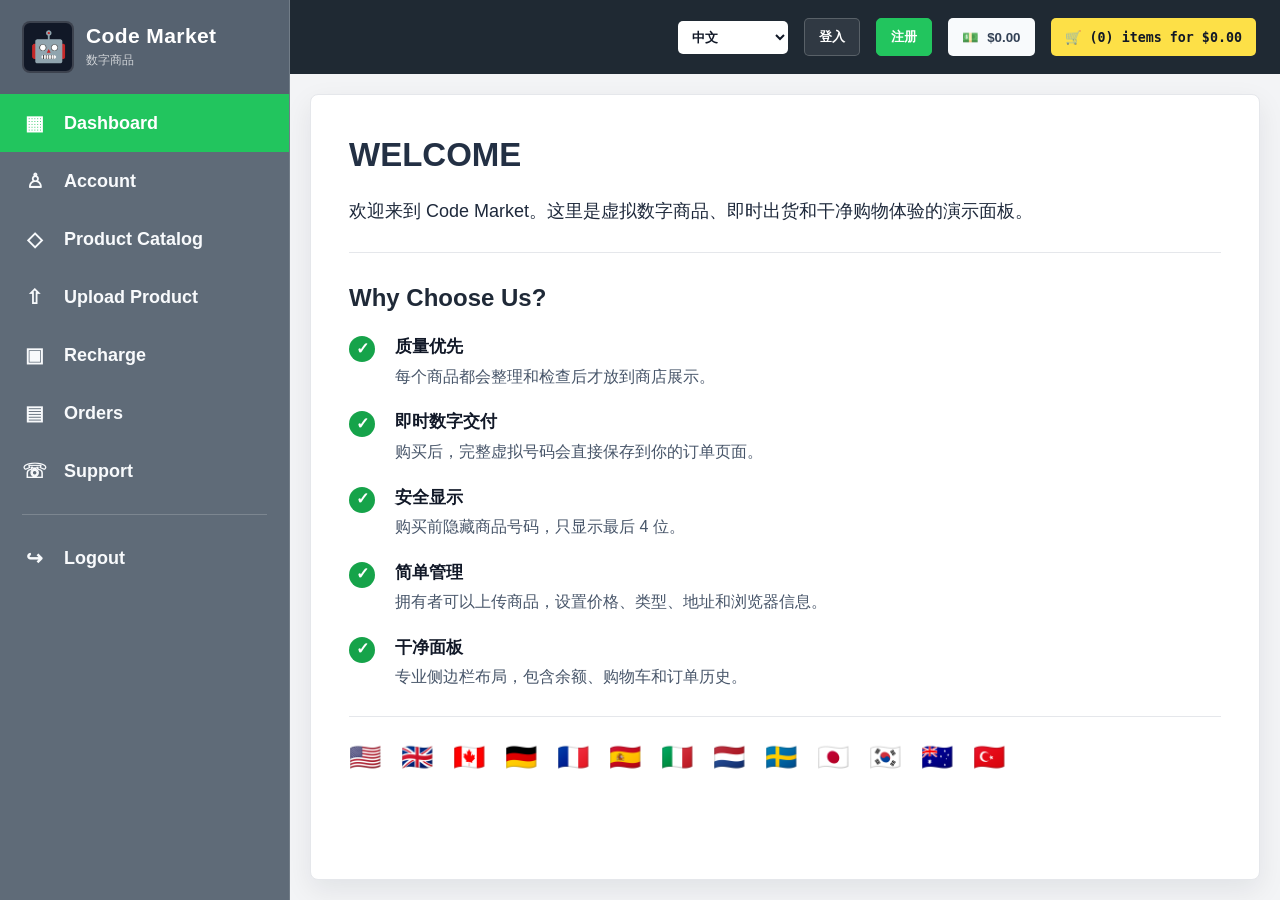
<file: shopV2.html>
<!DOCTYPE html>
<html lang="zh-Hans">
<head>
  <meta charset="UTF-8" />
  <meta name="viewport" content="width=device-width, initial-scale=1.0" />

  <title>Code Market Dashboard</title>
  <meta name="description" content="虚拟商品号码网店 Dashboard 风格演示版。" />

  <!--
    说明：
    这是 GitHub Pages 前端演示版。
    数据保存在当前浏览器 localStorage。
    真正上线需要后端数据库、真实登录权限、服务器验证和支付系统。
  -->

  <style>
    :root {
      --top: #1f2933;
      --side: #5f6b78;
      --side-dark: #566270;
      --active: #22c55e;
      --bg: #f3f4f6;
      --card: #ffffff;
      --text: #1f2937;
      --muted: #64748b;
      --line: #e5e7eb;
      --yellow: #fde047;
      --blue: #2563eb;
      --red: #ef4444;
      --green: #16a34a;
      --shadow: 0 10px 28px rgba(15, 23, 42, 0.08);
    }

    * {
      box-sizing: border-box;
      margin: 0;
      padding: 0;
    }

    body {
      min-height: 100vh;
      font-family: "Segoe UI", Arial, "Microsoft YaHei", sans-serif;
      background: var(--bg);
      color: var(--text);
      line-height: 1.55;
    }

    button,
    input,
    select {
      font-family: inherit;
    }

    .app {
      min-height: 100vh;
      display: grid;
      grid-template-columns: 290px 1fr;
      grid-template-rows: 74px 1fr;
      grid-template-areas:
        "sidebar topbar"
        "sidebar main";
    }

    .sidebar {
      grid-area: sidebar;
      background: var(--side);
      color: #fff;
      display: flex;
      flex-direction: column;
      border-right: 1px solid rgba(255,255,255,0.12);
    }

    .brand {
      height: 94px;
      display: flex;
      align-items: center;
      gap: 12px;
      padding: 18px 22px;
      background: var(--side-dark);
    }

    .brand-logo {
      width: 52px;
      height: 52px;
      border-radius: 8px;
      background: #111827;
      display: grid;
      place-items: center;
      font-size: 30px;
      border: 2px solid rgba(255,255,255,0.18);
    }

    .brand h1 {
      font-size: 21px;
      line-height: 1;
      letter-spacing: 0.4px;
    }

    .brand p {
      font-size: 12px;
      opacity: 0.72;
      margin-top: 5px;
      text-transform: uppercase;
    }

    .side-menu {
      padding: 0;
      display: grid;
    }

    .side-btn {
      width: 100%;
      border: 0;
      background: transparent;
      color: #f8fafc;
      text-align: left;
      padding: 17px 22px;
      cursor: pointer;
      display: flex;
      align-items: center;
      gap: 17px;
      font-size: 18px;
      font-weight: 700;
      transition: 0.16s ease;
    }

    .side-btn .icon {
      width: 25px;
      text-align: center;
      font-size: 20px;
    }

    .side-btn:hover {
      background: rgba(255,255,255,0.08);
    }

    .side-btn.active {
      background: var(--active);
      color: #fff;
    }

    .side-divider {
      height: 1px;
      background: rgba(255,255,255,0.18);
      margin: 14px 22px;
    }

    .topbar {
      grid-area: topbar;
      background: var(--top);
      display: flex;
      align-items: center;
      justify-content: flex-end;
      gap: 16px;
      padding: 13px 24px;
      color: #fff;
    }

    .top-left-mobile {
      display: none;
      margin-right: auto;
    }

    .top-pill {
      border: 0;
      border-radius: 5px;
      padding: 9px 14px;
      display: inline-flex;
      align-items: center;
      gap: 8px;
      font-weight: 800;
      cursor: pointer;
      min-height: 38px;
    }

    .wallet-pill {
      background: #f8fafc;
      color: #334155;
    }

    .cart-pill {
      background: var(--yellow);
      color: #111827;
      font-family: Consolas, monospace;
    }

    .auth-btn {
      border: 1px solid rgba(255,255,255,0.2);
      background: rgba(255,255,255,0.08);
      color: #fff;
      border-radius: 5px;
      padding: 9px 14px;
      font-weight: 800;
      cursor: pointer;
    }

    .auth-btn.green {
      background: var(--active);
      border-color: var(--active);
    }

    .auth-btn.red {
      background: #ef4444;
      border-color: #ef4444;
    }

    .user-chip {
      display: none;
      padding: 9px 13px;
      background: rgba(34, 197, 94, 0.16);
      border: 1px solid rgba(34, 197, 94, 0.35);
      color: #bbf7d0;
      border-radius: 5px;
      font-weight: 800;
    }

    .language-select {
      width: 110px;
      padding: 8px 10px;
      border-radius: 5px;
      border: 0;
      background: #fff;
      color: #111827;
      font-weight: 800;
    }

    .main {
      grid-area: main;
      padding: 20px;
      overflow: auto;
    }

    .content-card {
      background: var(--card);
      border: 1px solid var(--line);
      border-radius: 8px;
      box-shadow: var(--shadow);
      padding: 34px 38px;
      min-height: calc(100vh - 114px);
    }

    .page {
      display: none;
    }

    .page.active {
      display: block;
      animation: fadeIn 0.22s ease both;
    }

    @keyframes fadeIn {
      from { opacity: 0; transform: translateY(6px); }
      to { opacity: 1; transform: translateY(0); }
    }

    .title {
      font-size: 33px;
      color: #233044;
      font-weight: 900;
      margin-bottom: 18px;
      text-transform: uppercase;
    }

    .lead {
      font-size: 18px;
      max-width: 1120px;
      margin-bottom: 24px;
      color: #1e293b;
    }

    .section-line {
      height: 1px;
      background: var(--line);
      margin: 26px 0;
    }

    .sub-title {
      font-size: 24px;
      font-weight: 900;
      color: #1f2937;
      margin-bottom: 18px;
    }

    .feature-list {
      display: grid;
      gap: 20px;
      margin-bottom: 26px;
    }

    .feature {
      display: grid;
      grid-template-columns: 32px 1fr;
      gap: 14px;
      align-items: start;
    }

    .check {
      width: 26px;
      height: 26px;
      border-radius: 50%;
      background: var(--green);
      color: #fff;
      display: grid;
      place-items: center;
      font-weight: 900;
      margin-top: 2px;
    }

    .feature h3 {
      font-size: 17px;
      margin-bottom: 4px;
      color: #111827;
    }

    .feature p {
      color: #475569;
      font-size: 16px;
    }

    .flag-row {
      border-top: 1px solid var(--line);
      padding-top: 20px;
      display: flex;
      gap: 20px;
      flex-wrap: wrap;
      font-size: 26px;
    }

    .stats {
      display: grid;
      grid-template-columns: repeat(4, 1fr);
      gap: 14px;
      margin-bottom: 22px;
    }

    .stat {
      border: 1px solid var(--line);
      background: #f8fafc;
      border-radius: 6px;
      padding: 17px;
    }

    .stat span {
      color: var(--muted);
      font-size: 13px;
      display: block;
    }

    .stat strong {
      display: block;
      font-size: 26px;
      color: #0f172a;
      margin-top: 5px;
    }

    .toolbar {
      display: flex;
      gap: 12px;
      flex-wrap: wrap;
      margin-bottom: 18px;
      align-items: center;
    }

    .input,
    .select {
      border: 1px solid #cbd5e1;
      border-radius: 5px;
      background: #fff;
      padding: 11px 12px;
      font-size: 15px;
      outline: none;
    }

    .input:focus,
    .select:focus {
      border-color: var(--active);
      box-shadow: 0 0 0 3px rgba(34, 197, 94, 0.12);
    }

    .product-grid {
      display: grid;
      grid-template-columns: repeat(3, 1fr);
      gap: 18px;
    }

    .product {
      border: 1px solid #dbe3ea;
      border-radius: 6px;
      background: #fff;
      overflow: hidden;
      box-shadow: 0 4px 14px rgba(15, 23, 42, 0.05);
    }

    .product-head {
      background: #f8fafc;
      border-bottom: 1px solid var(--line);
      padding: 14px;
      display: flex;
      justify-content: space-between;
      gap: 12px;
      align-items: center;
    }

    .product h3 {
      font-size: 18px;
      color: #172033;
      margin-bottom: 2px;
    }

    .product small {
      color: var(--muted);
    }

    .type {
      width: 42px;
      height: 42px;
      border-radius: 4px;
      display: grid;
      place-items: center;
      color: #fff;
      font-weight: 900;
      font-size: 20px;
    }

    .type.z { background: var(--green); }
    .type.x { background: var(--blue); }

    .product-body {
      padding: 15px;
    }

    .code-line {
      border: 1px dashed #94a3b8;
      background: #f8fafc;
      border-radius: 5px;
      padding: 10px;
      font-family: Consolas, monospace;
      font-size: 18px;
      font-weight: 900;
      letter-spacing: 1px;
      margin-bottom: 10px;
      color: #0f172a;
    }

    .mini-line {
      border: 1px solid #e2e8f0;
      background: #fbfdff;
      border-radius: 5px;
      padding: 9px 10px;
      margin-bottom: 8px;
      color: #334155;
      font-size: 14px;
    }

    .meta-grid {
      display: grid;
      grid-template-columns: 1fr 1fr;
      gap: 9px;
      margin: 12px 0;
    }

    .meta {
      background: #f8fafc;
      border: 1px solid var(--line);
      border-radius: 5px;
      padding: 10px;
    }

    .meta span {
      color: var(--muted);
      font-size: 12px;
      display: block;
    }

    .meta strong {
      color: #111827;
      font-size: 17px;
    }

    .btn {
      border: 0;
      border-radius: 5px;
      padding: 11px 14px;
      font-weight: 900;
      cursor: pointer;
      display: inline-flex;
      justify-content: center;
      align-items: center;
      gap: 8px;
      font-size: 14px;
    }

    .btn.full { width: 100%; }
    .btn.green { background: var(--active); color: #fff; }
    .btn.blue { background: var(--blue); color: #fff; }
    .btn.red { background: var(--red); color: #fff; }
    .btn.gray { background: #e2e8f0; color: #1f2937; }

    .form-grid {
      display: grid;
      grid-template-columns: repeat(2, 1fr);
      gap: 14px;
      max-width: 920px;
    }

    label {
      display: block;
      font-weight: 800;
      margin-bottom: 7px;
      color: #1f2937;
    }

    .notice {
      background: #fef9c3;
      border: 1px solid #fde68a;
      color: #713f12;
      padding: 13px 15px;
      border-radius: 6px;
      margin-bottom: 16px;
    }

    .danger {
      background: #fee2e2;
      border: 1px solid #fecaca;
      color: #7f1d1d;
      padding: 13px 15px;
      border-radius: 6px;
      margin-bottom: 16px;
    }

    .order-list {
      display: grid;
      gap: 12px;
    }

    .order {
      border: 1px solid var(--line);
      background: #fff;
      border-radius: 6px;
      padding: 14px;
    }

    .order h3 {
      margin-bottom: 8px;
      color: #111827;
    }

    .order p {
      margin-bottom: 6px;
      color: #334155;
    }

    .modal {
      position: fixed;
      inset: 0;
      background: rgba(15, 23, 42, 0.55);
      display: none;
      align-items: center;
      justify-content: center;
      z-index: 80;
      padding: 18px;
    }

    .modal.show {
      display: flex;
    }

    .modal-box {
      width: min(460px, 100%);
      background: #fff;
      border-radius: 8px;
      padding: 22px;
      box-shadow: 0 24px 70px rgba(15, 23, 42, 0.25);
    }

    .modal-head {
      display: flex;
      justify-content: space-between;
      align-items: center;
      margin-bottom: 16px;
    }

    .modal-head h2 {
      font-size: 24px;
    }

    .close {
      border: 0;
      background: #f1f5f9;
      width: 36px;
      height: 36px;
      border-radius: 5px;
      font-size: 20px;
      cursor: pointer;
    }

    .tabs {
      display: grid;
      grid-template-columns: 1fr 1fr;
      gap: 8px;
      margin-bottom: 14px;
    }

    .tab {
      border: 1px solid #cbd5e1;
      background: #fff;
      padding: 10px;
      border-radius: 5px;
      cursor: pointer;
      font-weight: 900;
    }

    .tab.active {
      background: var(--active);
      color: #fff;
      border-color: var(--active);
    }

    .toast {
      position: fixed;
      left: 50%;
      bottom: 25px;
      transform: translateX(-50%) translateY(20px);
      background: #0f172a;
      color: #fff;
      border-radius: 5px;
      padding: 12px 17px;
      z-index: 100;
      opacity: 0;
      pointer-events: none;
      box-shadow: 0 18px 40px rgba(15,23,42,0.24);
    }

    .toast.show {
      animation: toast 2.1s ease both;
    }

    @keyframes toast {
      0% { opacity: 0; transform: translateX(-50%) translateY(20px); }
      15%, 80% { opacity: 1; transform: translateX(-50%) translateY(0); }
      100% { opacity: 0; transform: translateX(-50%) translateY(20px); }
    }

    @media (max-width: 980px) {
      .app {
        grid-template-columns: 1fr;
        grid-template-areas:
          "topbar"
          "main";
      }

      .sidebar {
        position: fixed;
        left: -310px;
        top: 0;
        height: 100vh;
        width: 290px;
        z-index: 60;
        transition: 0.2s;
      }

      .sidebar.show { left: 0; }
      .top-left-mobile { display: inline-flex; }

      .stats,
      .product-grid,
      .form-grid {
        grid-template-columns: 1fr;
      }

      .content-card {
        padding: 24px;
      }

      .topbar {
        justify-content: flex-start;
        flex-wrap: wrap;
      }
    }


    /* ===== Product Catalog Table Style ===== */
    .catalog-filter {
      display: grid;
      grid-template-columns: 1fr 1fr 2fr;
      gap: 16px 18px;
      margin-bottom: 18px;
      align-items: end;
    }

    .catalog-filter .field textarea {
      width: 100%;
      min-height: 92px;
      resize: vertical;
      border: 1px solid #cbd5e1;
      border-radius: 5px;
      background: #e5e7eb;
      padding: 11px 12px;
      font-size: 15px;
      outline: none;
      color: #1f2937;
    }

    .catalog-filter .field textarea:focus {
      border-color: var(--active);
      box-shadow: 0 0 0 3px rgba(34, 197, 94, 0.12);
    }

    .filter-checks {
      display: flex;
      gap: 16px;
      align-items: center;
      justify-content: center;
      flex-wrap: wrap;
      grid-column: 1 / -1;
      padding: 6px 0 2px;
    }

    .filter-checks label {
      display: inline-flex;
      align-items: center;
      gap: 7px;
      font-weight: 700;
      color: #334155;
      margin: 0;
    }

    .filter-checks input {
      width: 18px;
      height: 18px;
      margin: 0;
    }

    .catalog-actions {
      grid-column: 1 / -1;
      display: flex;
      justify-content: space-between;
      align-items: center;
      gap: 12px;
      flex-wrap: wrap;
    }

    .right-actions {
      display: flex;
      gap: 10px;
      flex-wrap: wrap;
    }

    .catalog-table-wrap {
      width: 100%;
      overflow: auto;
      border: 1px solid var(--line);
      border-radius: 6px;
      background: #fff;
    }

    .catalog-table {
      width: 100%;
      min-width: 1280px;
      border-collapse: collapse;
      font-size: 13px;
    }

    .catalog-table th {
      background: #dcfce7;
      color: #0f172a;
      text-transform: uppercase;
      font-weight: 900;
      border: 1px solid var(--line);
      padding: 12px 10px;
      white-space: nowrap;
    }

    .catalog-table td {
      border: 1px solid var(--line);
      padding: 9px 10px;
      color: #334155;
      white-space: nowrap;
      vertical-align: middle;
    }

    .catalog-table tr:nth-child(even) td {
      background: #fafafa;
    }

    .catalog-table tr:hover td {
      background: #f0fdf4;
    }

    .table-code {
      font-family: Consolas, monospace;
      font-weight: 900;
      color: #0f172a;
    }

    .table-hidden {
      color: #64748b;
      font-family: Consolas, monospace;
      font-weight: 900;
    }

    .row-check {
      width: 18px;
      height: 18px;
    }

    .table-tag {
      display: inline-block;
      padding: 3px 7px;
      border-radius: 4px;
      color: #fff;
      font-weight: 900;
      font-size: 12px;
    }

    .table-tag.z {
      background: var(--green);
    }

    .table-tag.x {
      background: var(--blue);
    }

    @media (max-width: 980px) {
      .catalog-filter {
        grid-template-columns: 1fr;
      }
    }

  </style>
</head>

<body>
  <div id="toast" class="toast"></div>

  <div class="app">
    <aside id="sidebar" class="sidebar">
      <div class="brand">
        <div class="brand-logo">🤖</div>
        <div>
          <h1>Code Market</h1>
          <p data-i18n="brandSub">Digital Products</p>
        </div>
      </div>

      <nav class="side-menu">
        <button class="side-btn active" data-page-btn="dashboard" onclick="goPage('dashboard')">
          <span class="icon">▦</span><span data-i18n="dashboard">Dashboard</span>
        </button>
        <button class="side-btn" data-page-btn="account" onclick="goPage('account')">
          <span class="icon">♙</span><span data-i18n="account">Account</span>
        </button>
        <button class="side-btn" data-page-btn="catalog" onclick="goPage('catalog')">
          <span class="icon">◇</span><span data-i18n="catalog">Product Catalog</span>
        </button>
        <button class="side-btn" data-page-btn="upload" onclick="goPage('upload')">
          <span class="icon">⇧</span><span data-i18n="upload">Upload Product</span>
        </button>
        <button class="side-btn" data-page-btn="recharge" onclick="goPage('recharge')">
          <span class="icon">▣</span><span data-i18n="recharge">Recharge</span>
        </button>
        <button class="side-btn" data-page-btn="orders" onclick="goPage('orders')">
          <span class="icon">▤</span><span data-i18n="orders">Orders</span>
        </button>
        <button class="side-btn" data-page-btn="support" onclick="goPage('support')">
          <span class="icon">☏</span><span data-i18n="support">Support</span>
        </button>

        <div class="side-divider"></div>

        <button class="side-btn" onclick="logout()">
          <span class="icon">↪</span><span data-i18n="logout">Logout</span>
        </button>
      </nav>
    </aside>

    <header class="topbar">
      <button class="auth-btn top-left-mobile" onclick="toggleSidebar()">☰</button>

      <select id="languageSelect" class="language-select" onchange="setLanguage(this.value)">
        <option value="zh">中文</option>
        <option value="en">English</option>
      </select>

      <span id="userChip" class="user-chip">Guest</span>
      <button id="loginBtn" class="auth-btn" onclick="openAuth('login')" data-i18n="login">登入</button>
      <button id="registerBtn" class="auth-btn green" onclick="openAuth('register')" data-i18n="register">注册</button>
      <button id="logoutBtn" class="auth-btn red" onclick="logout()" style="display:none;" data-i18n="logout">退出</button>

      <button class="top-pill wallet-pill">💵 <span id="walletText">$0.00</span></button>
      <button class="top-pill cart-pill">🛒 <span id="cartText">(0) items for $0.00</span></button>
    </header>

    <main class="main">
      <div class="content-card">
        <section id="page-dashboard" class="page active">
          <h1 class="title">WELCOME</h1>
          <p class="lead" data-i18n="welcomeText">
            Welcome to Code Market. Your trusted dashboard for virtual digital products, instant delivery, and a clean shopping experience.
          </p>

          <div class="section-line"></div>

          <h2 class="sub-title" data-i18n="whyChoose">Why Choose Us?</h2>

          <div class="feature-list">
            <div class="feature">
              <div class="check">✓</div>
              <div>
                <h3 data-i18n="f1Title">Quality Over Quantity</h3>
                <p data-i18n="f1Text">Every item is prepared and reviewed before being listed in the shop.</p>
              </div>
            </div>

            <div class="feature">
              <div class="check">✓</div>
              <div>
                <h3 data-i18n="f2Title">Instant Digital Delivery</h3>
                <p data-i18n="f2Text">After purchase, the full virtual product number is saved directly in your order page.</p>
              </div>
            </div>

            <div class="feature">
              <div class="check">✓</div>
              <div>
                <h3 data-i18n="f3Title">Secure Display</h3>
                <p data-i18n="f3Text">Product numbers are hidden before purchase and only the final digits are shown.</p>
              </div>
            </div>

            <div class="feature">
              <div class="check">✓</div>
              <div>
                <h3 data-i18n="f4Title">Simple Management</h3>
                <p data-i18n="f4Text">The owner can upload products, set price, type, address, and browser information.</p>
              </div>
            </div>

            <div class="feature">
              <div class="check">✓</div>
              <div>
                <h3 data-i18n="f5Title">Clean Dashboard</h3>
                <p data-i18n="f5Text">A professional layout with sidebar navigation, account balance, and order history.</p>
              </div>
            </div>
          </div>

          <div class="flag-row">
            <span>🇺🇸</span><span>🇬🇧</span><span>🇨🇦</span><span>🇩🇪</span><span>🇫🇷</span>
            <span>🇪🇸</span><span>🇮🇹</span><span>🇳🇱</span><span>🇸🇪</span><span>🇯🇵</span>
            <span>🇰🇷</span><span>🇦🇺</span><span>🇹🇷</span>
          </div>
        </section>

        <section id="page-account" class="page">
          <h1 class="title" data-i18n="account">Account</h1>

          <div class="stats">
            <div class="stat">
              <span data-i18n="username">Username</span>
              <strong id="accountName">Guest</strong>
            </div>
            <div class="stat">
              <span data-i18n="balance">Balance</span>
              <strong id="accountBalance">$0</strong>
            </div>
            <div class="stat">
              <span data-i18n="orderCount">Orders</span>
              <strong id="accountOrders">0</strong>
            </div>
            <div class="stat">
              <span data-i18n="status">Status</span>
              <strong id="accountStatus">Guest</strong>
            </div>
          </div>

          <div class="notice" data-i18n="demoNotice">
            This is a frontend demo. Real accounts and payments require backend verification.
          </div>
        </section>

        <section id="page-catalog" class="page">
          <h1 class="title" data-i18n="catalog">Product Catalog</h1>

          <div class="catalog-filter">
            <div class="field">
              <label data-i18n="codes">Codes</label>
              <textarea id="codeSearch" placeholder="9080&#10;1234&#10;7788" oninput="renderProducts()"></textarea>
            </div>

            <div class="field">
              <label data-i18n="zips">Zips</label>
              <textarea id="zipSearch" placeholder="00001&#10;56000&#10;10010" oninput="renderProducts()"></textarea>
            </div>

            <div class="field">
              <label data-i18n="country">Country</label>
              <select id="countryFilter" class="select" onchange="renderProducts()">
                <option value="all">ALL</option>
                <option value="MY">MY</option>
                <option value="US">US</option>
                <option value="SG">SG</option>
                <option value="UK">UK</option>
              </select>
            </div>

            <div class="field">
              <label data-i18n="productName">Product Name</label>
              <input id="searchInput" class="input" type="text" placeholder="Search name / code" oninput="renderProducts()" />
            </div>

            <div class="field">
              <label data-i18n="browserType">Browser Type</label>
              <select id="browserFilter" class="select" onchange="renderProducts()">
                <option value="all">ALL</option>
                <option value="Chrome">Chrome</option>
                <option value="Firefox">Firefox</option>
                <option value="Edge">Edge</option>
                <option value="Safari">Safari</option>
                <option value="Opera">Opera</option>
              </select>
            </div>

            <div class="field">
              <label data-i18n="type">Type</label>
              <select id="typeFilter" class="select" onchange="renderProducts()">
                <option value="all">ALL</option>
                <option value="Z">Z</option>
                <option value="X">X</option>
              </select>
            </div>

            <div class="field">
              <label data-i18n="city">City</label>
              <input id="cityFilter" class="input" type="text" placeholder="Kuala Lumpur" oninput="renderProducts()" />
            </div>

            <div class="field">
              <label data-i18n="state">State</label>
              <input id="stateFilter" class="input" type="text" placeholder="MY-14" oninput="renderProducts()" />
            </div>

            <div class="field">
              <label data-i18n="level">Level</label>
              <select id="levelFilter" class="select" onchange="renderProducts()">
                <option value="all">ALL</option>
                <option value="STANDARD">STANDARD</option>
                <option value="PREMIUM">PREMIUM</option>
                <option value="VIP">VIP</option>
              </select>
            </div>

            <div class="filter-checks">
              <label><input id="onlyAddress" type="checkbox" onchange="renderProducts()"> <span data-i18n="hasAddress">ADDRESS</span></label>
              <label><input id="onlyBrowser" type="checkbox" onchange="renderProducts()"> <span data-i18n="hasBrowser">BROWSER</span></label>
              <label><input id="onlyVersion" type="checkbox" onchange="renderProducts()"> <span data-i18n="hasVersion">VERSION</span></label>
            </div>

            <div class="catalog-actions">
              <button class="btn green" onclick="addSelectedToCart()">+ <span data-i18n="addCart">Add Cart</span></button>
              <div class="right-actions">
                <button class="btn gray" onclick="resetCatalogFilters()">↻ <span data-i18n="reset">Reset</span></button>
                <button class="btn gray" onclick="renderProducts()">🔍 <span data-i18n="search">Search</span></button>
              </div>
            </div>
          </div>

          <div class="catalog-table-wrap">
            <table class="catalog-table">
              <thead>
                <tr>
                  <th><input id="selectAllRows" type="checkbox" onchange="toggleSelectAll(this.checked)"></th>
                  <th data-i18n="code">Code</th>
                  <th data-i18n="type">Type</th>
                  <th data-i18n="level">Level</th>
                  <th data-i18n="category">Category</th>
                  <th data-i18n="country">Country</th>
                  <th data-i18n="name">Name</th>
                  <th data-i18n="address">Address</th>
                  <th data-i18n="city">City</th>
                  <th data-i18n="state">State</th>
                  <th data-i18n="zip">Zip</th>
                  <th data-i18n="browserType">Browser</th>
                  <th data-i18n="browserVersion">Version</th>
                  <th data-i18n="price">Price</th>
                  <th data-i18n="action">Action</th>
                </tr>
              </thead>
              <tbody id="productTableBody"></tbody>
            </table>
          </div>
        </section>

        <section id="page-upload" class="page">
          <h1 class="title" data-i18n="upload">Upload Product</h1>

          <div id="ownerLocked">
            <div class="danger" data-i18n="ownerWarn">
              Owner upload is only simulated in this HTML version. Real admin control requires backend login.
            </div>

            <label data-i18n="ownerPassword">Owner Password</label>
            <input id="ownerPassword" class="input" type="password" placeholder="123456" />
            <button class="btn green" onclick="unlockOwner()" data-i18n="unlock">Unlock Upload</button>
          </div>

          <div id="ownerPanel" style="display:none;">
            <div class="notice" data-i18n="uploadHelp">
              Product format: 12-digit number, 3-digit security number, type Z/X, price, demo address, browser type and browser version.
            </div>

            <div class="form-grid">
              <div>
                <label data-i18n="productName">Product Name</label>
                <input id="newName" class="input" type="text" placeholder="Z Premium Number" />
              </div>

              <div>
                <label data-i18n="number12">12-Digit Number</label>
                <input id="newNumber" class="input" type="text" maxlength="12" placeholder="908099912345" />
              </div>

              <div>
                <label data-i18n="security3">3-Digit Security Number</label>
                <input id="newSecret" class="input" type="text" maxlength="3" placeholder="999" />
              </div>

              <div>
                <label data-i18n="type">Type</label>
                <select id="newType" class="select">
                  <option value="Z">Z</option>
                  <option value="X">X</option>
                </select>
              </div>

              <div>
                <label data-i18n="price">Price</label>
                <input id="newPrice" class="input" type="number" min="1" placeholder="999" />
              </div>

              <div>
                <label data-i18n="address">Demo Address</label>
                <input id="newAddress" class="input" type="text" placeholder="Sector-09 / Node-9080" />
              </div>

              <div>
                <label data-i18n="browserType">Browser Type</label>
                <select id="newBrowser" class="select">
                  <option>Chrome</option>
                  <option>Firefox</option>
                  <option>Edge</option>
                  <option>Safari</option>
                  <option>Opera</option>
                </select>
              </div>

              <div>
                <label data-i18n="browserVersion">Browser Version</label>
                <input id="newBrowserVersion" class="input" type="text" placeholder="120.0.6099" />
              </div>
            </div>

            <div style="height:12px;"></div>
            <button class="btn green" onclick="addProduct()" data-i18n="addProduct">Add Product</button>
            <button class="btn gray" onclick="fillDemo()" data-i18n="fillDemo">Fill Demo</button>
            <button class="btn red" onclick="resetProducts()" data-i18n="resetProducts">Reset Products</button>
          </div>
        </section>

        <section id="page-recharge" class="page">
          <h1 class="title" data-i18n="recharge">Recharge</h1>

          <p class="lead" data-i18n="rechargeText">
            Demo recharge only. No real payment is connected.
          </p>

          <button class="btn blue" onclick="addBalance(500)">+500</button>
          <button class="btn blue" onclick="addBalance(1000)">+1000</button>
          <button class="btn blue" onclick="addBalance(5000)">+5000</button>
        </section>

        <section id="page-orders" class="page">
          <h1 class="title" data-i18n="orders">Orders</h1>
          <div id="orderList" class="order-list"></div>
        </section>

        <section id="page-support" class="page">
          <h1 class="title" data-i18n="support">Support</h1>
          <p class="lead" data-i18n="supportText">
            For demo support, replace this area with your WhatsApp, Telegram, email, or customer service link.
          </p>
        </section>
      </div>
    </main>
  </div>

  <div id="authModal" class="modal">
    <div class="modal-box">
      <div class="modal-head">
        <h2 id="authTitle">Login</h2>
        <button class="close" onclick="closeAuth()">×</button>
      </div>

      <div class="tabs">
        <button id="loginTab" class="tab active" onclick="switchAuth('login')" data-i18n="login">Login</button>
        <button id="registerTab" class="tab" onclick="switchAuth('register')" data-i18n="register">Register</button>
      </div>

      <div id="loginBox">
        <label data-i18n="username">Username</label>
        <input id="loginUsername" class="input" type="text" />
        <label data-i18n="password">Password</label>
        <input id="loginPassword" class="input" type="password" />
        <button class="btn green full" onclick="login()" data-i18n="login">Login</button>
      </div>

      <div id="registerBox" style="display:none;">
        <label data-i18n="username">Username</label>
        <input id="registerUsername" class="input" type="text" />
        <label data-i18n="password">Password</label>
        <input id="registerPassword" class="input" type="password" />
        <label data-i18n="confirmPassword">Confirm Password</label>
        <input id="registerPassword2" class="input" type="password" />
        <button class="btn green full" onclick="register()" data-i18n="register">Register</button>
      </div>
    </div>
  </div>

  <script>
    const USERS_KEY = "dashboard_shop_users_v2";
    const SESSION_KEY = "dashboard_shop_session_v2";
    const PRODUCTS_KEY = "dashboard_shop_products_v2";
    const OWNER_KEY = "dashboard_shop_owner_v2";
    const LANG_KEY = "dashboard_shop_lang_v2";
    const OWNER_PASSWORD = "123456";

    const defaultProducts = [
      { id:"Z001", name:"Z Premium Number", number:"908099912345", secret:"999", type:"Z", level:"PREMIUM", category:"Digital", country:"MY", city:"Kuala Lumpur", state:"MY-14", zip:"56000", price:999, address:"Sector-09 / Node-9080", browser:"Chrome", version:"120.0.6099" },
      { id:"X002", name:"X Lucky Number", number:"778899001122", secret:"908", type:"X", level:"STANDARD", category:"Digital", country:"SG", city:"Singapore", state:"SG-01", zip:"10010", price:699, address:"Sector-22 / Node-7788", browser:"Firefox", version:"121.0" },
      { id:"Z003", name:"Z Classic Number", number:"123456789080", secret:"777", type:"Z", level:"STANDARD", category:"Digital", country:"US", city:"Austin", state:"TX", zip:"73301", price:580, address:"Sector-17 / Node-1234", browser:"Edge", version:"120.0.2210" },
      { id:"X004", name:"X Special Number", number:"990088776655", secret:"555", type:"X", level:"VIP", category:"Digital", country:"UK", city:"London", state:"LDN", zip:"EC1A", price:880, address:"Sector-44 / Node-9900", browser:"Safari", version:"17.2" },
      { id:"Z005", name:"Z Gold Number", number:"111222333999", secret:"333", type:"Z", level:"VIP", category:"Digital", country:"MY", city:"Johor", state:"MY-01", zip:"81200", price:1200, address:"Sector-01 / Node-1122", browser:"Chrome", version:"121.0.6167" },
      { id:"X006", name:"X Starter Number", number:"456789123000", secret:"000", type:"X", level:"STANDARD", category:"Digital", country:"US", city:"Miami", state:"FL", zip:"33101", price:399, address:"Sector-30 / Node-4567", browser:"Opera", version:"105.0" }
    ];

    const i18n = {
      zh: {
        brandSub:"数字商品",
        dashboard:"Dashboard",
        account:"Account",
        catalog:"Product Catalog",
        upload:"Upload Product",
        recharge:"Recharge",
        orders:"Orders",
        support:"Support",
        logout:"Logout",
        login:"登入",
        register:"注册",
        username:"用户名",
        password:"密码",
        confirmPassword:"确认密码",
        welcomeText:"欢迎来到 Code Market。这里是虚拟数字商品、即时出货和干净购物体验的演示面板。",
        whyChoose:"Why Choose Us?",
        f1Title:"质量优先",
        f1Text:"每个商品都会整理和检查后才放到商店展示。",
        f2Title:"即时数字交付",
        f2Text:"购买后，完整虚拟号码会直接保存到你的订单页面。",
        f3Title:"安全显示",
        f3Text:"购买前隐藏商品号码，只显示最后 4 位。",
        f4Title:"简单管理",
        f4Text:"拥有者可以上传商品，设置价格、类型、地址和浏览器信息。",
        f5Title:"干净面板",
        f5Text:"专业侧边栏布局，包含余额、购物车和订单历史。",
        balance:"余额",
        orderCount:"订单数量",
        status:"状态",
        demoNotice:"这是前端演示版。真实账户和支付需要后端验证。",
        ownerWarn:"拥有者上传在 HTML 里只能做演示。真实管理员权限必须靠后端。",
        ownerPassword:"拥有者密码",
        unlock:"解锁上传",
        uploadHelp:"商品格式：12 位号码、3 位安全码、类型 Z/X、价格、演示地址、浏览器类型和浏览器版本。",
        productName:"商品名称",
        number12:"12 位号码",
        security3:"3 位安全码",
        type:"类型",
        price:"价格",
        address:"演示地址",
        browserType:"浏览器类型",
        browserVersion:"浏览器版本",
        addProduct:"新增商品",
        fillDemo:"填入示例",
        resetProducts:"重置商品",
        rechargeText:"这里是模拟充值，不连接真实支付。",
        supportText:"你可以把这里改成 WhatsApp、Telegram、邮箱或客服链接。",
        codes:"Codes",
        zips:"Zips",
        country:"Country",
        city:"City",
        state:"State",
        level:"Level",
        category:"Category",
        name:"Name",
        zip:"Zip",
        code:"Code",
        action:"Action",
        hasAddress:"ADDRESS",
        hasBrowser:"BROWSER",
        hasVersion:"VERSION",
        addCart:"Add Cart",
        reset:"Reset",
        search:"Search",
        buy:"购买",
        hidden:"已隐藏，仅显示最后 4 位",
        security:"安全码",
        noOrders:"暂无订单",
        copy:"复制号码",
        guest:"游客",
        loggedIn:"已登录",
        needLogin:"请先登入或注册",
        loginOk:"登入成功",
        registerOk:"注册成功",
        logoutOk:"已退出",
        userExists:"用户名已存在",
        passBad:"用户名或密码错误",
        passMismatch:"两次密码不同",
        shortUser:"用户名至少 3 个字",
        shortPass:"密码至少 6 个字",
        insufficient:"余额不足，请先充值",
        bought:"购买成功，商品已从列表删除",
        ownerOk:"已解锁上传",
        ownerBad:"密码错误",
        invalidNumber:"号码必须是 12 位数字",
        invalidSecret:"安全码必须是 3 位数字",
        invalidPrice:"请输入正确价格",
        added:"商品已新增",
        copied:"已复制"
      },
      en: {
        brandSub:"Digital Products",
        dashboard:"Dashboard",
        account:"Account",
        catalog:"Product Catalog",
        upload:"Upload Product",
        recharge:"Recharge",
        orders:"Orders",
        support:"Support",
        logout:"Logout",
        login:"Login",
        register:"Register",
        username:"Username",
        password:"Password",
        confirmPassword:"Confirm Password",
        welcomeText:"Welcome to Code Market. Your trusted dashboard for virtual digital products, instant delivery, and a clean shopping experience.",
        whyChoose:"Why Choose Us?",
        f1Title:"Quality Over Quantity",
        f1Text:"Every item is prepared and reviewed before being listed in the shop.",
        f2Title:"Instant Digital Delivery",
        f2Text:"After purchase, the full virtual product number is saved directly in your order page.",
        f3Title:"Secure Display",
        f3Text:"Product numbers are hidden before purchase and only the final digits are shown.",
        f4Title:"Simple Management",
        f4Text:"The owner can upload products, set price, type, address, and browser information.",
        f5Title:"Clean Dashboard",
        f5Text:"A professional layout with sidebar navigation, account balance, and order history.",
        balance:"Balance",
        orderCount:"Orders",
        status:"Status",
        demoNotice:"This is a frontend demo. Real accounts and payments require backend verification.",
        ownerWarn:"Owner upload is simulated in HTML only. Real admin control requires backend permissions.",
        ownerPassword:"Owner Password",
        unlock:"Unlock Upload",
        uploadHelp:"Product format: 12-digit number, 3-digit security number, type Z/X, price, demo address, browser type and browser version.",
        productName:"Product Name",
        number12:"12-Digit Number",
        security3:"3-Digit Security Number",
        type:"Type",
        price:"Price",
        address:"Demo Address",
        browserType:"Browser Type",
        browserVersion:"Browser Version",
        addProduct:"Add Product",
        fillDemo:"Fill Demo",
        resetProducts:"Reset Products",
        rechargeText:"Demo recharge only. No real payment is connected.",
        supportText:"Replace this area with your WhatsApp, Telegram, email, or support link.",
        codes:"Codes",
        zips:"Zips",
        country:"Country",
        city:"City",
        state:"State",
        level:"Level",
        category:"Category",
        name:"Name",
        zip:"Zip",
        code:"Code",
        action:"Action",
        hasAddress:"ADDRESS",
        hasBrowser:"BROWSER",
        hasVersion:"VERSION",
        addCart:"Add Cart",
        reset:"Reset",
        search:"Search",
        buy:"Buy",
        hidden:"Hidden, only last 4 digits visible",
        security:"Security",
        noOrders:"No orders yet",
        copy:"Copy Number",
        guest:"Guest",
        loggedIn:"Logged In",
        needLogin:"Please login or register first",
        loginOk:"Login successful",
        registerOk:"Registered successfully",
        logoutOk:"Logged out",
        userExists:"Username already exists",
        passBad:"Wrong username or password",
        passMismatch:"Passwords do not match",
        shortUser:"Username needs at least 3 characters",
        shortPass:"Password needs at least 6 characters",
        insufficient:"Insufficient balance, please recharge",
        bought:"Purchase successful, product removed from listing",
        ownerOk:"Upload unlocked",
        ownerBad:"Wrong password",
        invalidNumber:"Number must be 12 digits",
        invalidSecret:"Security number must be 3 digits",
        invalidPrice:"Please enter a valid price",
        added:"Product added",
        copied:"Copied"
      }
    };

    let currentPage = "dashboard";
    let currentAuth = "login";
    let lang = localStorage.getItem(LANG_KEY) || "zh";

    function t(k) { return i18n[lang][k] || i18n.en[k] || k; }

    function safe(text) {
      return String(text)
        .replaceAll("&","&amp;")
        .replaceAll("<","&lt;")
        .replaceAll(">","&gt;")
        .replaceAll('"',"&quot;")
        .replaceAll("'","&#039;");
    }

    async function hash(text) {
      const data = new TextEncoder().encode(text);
      const buffer = await crypto.subtle.digest("SHA-256", data);
      return Array.from(new Uint8Array(buffer)).map(b => b.toString(16).padStart(2,"0")).join("");
    }

    function getUsers(){ return JSON.parse(localStorage.getItem(USERS_KEY) || "{}"); }
    function saveUsers(users){ localStorage.setItem(USERS_KEY, JSON.stringify(users)); }
    function getSession(){ return localStorage.getItem(SESSION_KEY) || ""; }
    function setSession(user){ localStorage.setItem(SESSION_KEY, user); }
    function getProducts(){
      const saved = localStorage.getItem(PRODUCTS_KEY);
      if (!saved) {
        localStorage.setItem(PRODUCTS_KEY, JSON.stringify(defaultProducts));
        return [...defaultProducts];
      }
      return JSON.parse(saved);
    }
    function saveProducts(products){ localStorage.setItem(PRODUCTS_KEY, JSON.stringify(products)); }

    function currentUser() {
      const username = getSession();
      const users = getUsers();
      if (!username || !users[username]) return null;
      return { username, ...users[username] };
    }

    function updateUser(data) {
      const username = getSession();
      if (!username) return;
      const users = getUsers();
      users[username] = { ...users[username], ...data };
      saveUsers(users);
    }

    function toast(msg) {
      const el = document.getElementById("toast");
      el.textContent = msg;
      el.classList.remove("show");
      void el.offsetWidth;
      el.classList.add("show");
    }

    function mask(num) {
      const s = String(num);
      return "•••• •••• " + s.slice(-4);
    }

    function mask3() {
      return "•••";
    }

    function setLanguage(v) {
      lang = v;
      localStorage.setItem(LANG_KEY, lang);
      render();
    }

    function applyLang() {
      document.documentElement.lang = lang === "zh" ? "zh-Hans" : "en";
      document.getElementById("languageSelect").value = lang;
      document.querySelectorAll("[data-i18n]").forEach(el => {
        el.textContent = t(el.dataset.i18n);
      });
      document.getElementById("authTitle").textContent = currentAuth === "login" ? t("login") : t("register");
      document.getElementById("searchInput").placeholder = lang === "zh" ? "搜索号码 / 名称" : "Search number / name";
    }

    function toggleSidebar() {
      document.getElementById("sidebar").classList.toggle("show");
    }

    function closeSidebar() {
      document.getElementById("sidebar").classList.remove("show");
    }

    function goPage(page) {
      currentPage = page;
      document.querySelectorAll(".page").forEach(p => p.classList.remove("active"));
      document.getElementById("page-" + page).classList.add("active");
      document.querySelectorAll(".side-btn").forEach(b => b.classList.remove("active"));
      const btn = document.querySelector(`[data-page-btn="${page}"]`);
      if (btn) btn.classList.add("active");
      closeSidebar();
      render();
    }

    function openAuth(type) {
      currentAuth = type;
      document.getElementById("authModal").classList.add("show");
      switchAuth(type);
    }

    function closeAuth() {
      document.getElementById("authModal").classList.remove("show");
    }

    function switchAuth(type) {
      currentAuth = type;
      document.getElementById("authTitle").textContent = type === "login" ? t("login") : t("register");
      document.getElementById("loginBox").style.display = type === "login" ? "block" : "none";
      document.getElementById("registerBox").style.display = type === "register" ? "block" : "none";
      document.getElementById("loginTab").classList.toggle("active", type === "login");
      document.getElementById("registerTab").classList.toggle("active", type === "register");
    }

    async function register() {
      const username = document.getElementById("registerUsername").value.trim();
      const password = document.getElementById("registerPassword").value;
      const p2 = document.getElementById("registerPassword2").value;

      if (username.length < 3) return toast(t("shortUser"));
      if (password.length < 6) return toast(t("shortPass"));
      if (password !== p2) return toast(t("passMismatch"));

      const users = getUsers();
      if (users[username]) return toast(t("userExists"));

      users[username] = {
        passHash: await hash(password + "_demo_" + username),
        balance: 1000,
        orders: [],
        createdAt: new Date().toLocaleString()
      };

      saveUsers(users);
      setSession(username);
      closeAuth();
      toast(t("registerOk"));
      render();
    }

    async function login() {
      const username = document.getElementById("loginUsername").value.trim();
      const password = document.getElementById("loginPassword").value;
      const users = getUsers();

      if (!users[username]) return toast(t("passBad"));
      const passHash = await hash(password + "_demo_" + username);
      if (users[username].passHash !== passHash) return toast(t("passBad"));

      setSession(username);
      closeAuth();
      toast(t("loginOk"));
      render();
    }

    function logout() {
      localStorage.removeItem(SESSION_KEY);
      toast(t("logoutOk"));
      render();
    }

    function requireLogin() {
      const u = currentUser();
      if (!u) {
        toast(t("needLogin"));
        openAuth("login");
        return null;
      }
      return u;
    }

    function addBalance(amount) {
      const u = requireLogin();
      if (!u) return;
      updateUser({ balance: Number(u.balance || 0) + amount });
      render();
    }

    function buyProduct(id) {
      const u = requireLogin();
      if (!u) return;

      const products = getProducts();
      const product = products.find(p => p.id === id);
      if (!product) return;

      if (Number(u.balance) < Number(product.price)) {
        return toast(t("insufficient"));
      }

      const order = {
        ...product,
        orderId: "ORD-" + Date.now(),
        createdAt: new Date().toLocaleString()
      };

      updateUser({
        balance: Number(u.balance) - Number(product.price),
        orders: [order, ...(u.orders || [])]
      });

      saveProducts(products.filter(p => p.id !== id));
      toast(t("bought"));
      goPage("orders");
    }

    function getVisibleProducts() {
      const q = (document.getElementById("searchInput")?.value || "").toLowerCase().trim();
      const codeLines = (document.getElementById("codeSearch")?.value || "")
        .split(/\s+/).map(x => x.trim()).filter(Boolean);
      const zipLines = (document.getElementById("zipSearch")?.value || "")
        .split(/\s+/).map(x => x.trim()).filter(Boolean);

      const type = document.getElementById("typeFilter")?.value || "all";
      const country = document.getElementById("countryFilter")?.value || "all";
      const browser = document.getElementById("browserFilter")?.value || "all";
      const level = document.getElementById("levelFilter")?.value || "all";
      const city = (document.getElementById("cityFilter")?.value || "").toLowerCase().trim();
      const state = (document.getElementById("stateFilter")?.value || "").toLowerCase().trim();

      const onlyAddress = document.getElementById("onlyAddress")?.checked;
      const onlyBrowser = document.getElementById("onlyBrowser")?.checked;
      const onlyVersion = document.getElementById("onlyVersion")?.checked;

      return getProducts().filter(p => {
        const matchQ = !q || p.name.toLowerCase().includes(q) || p.number.includes(q) || p.id.toLowerCase().includes(q);
        const matchCodes = codeLines.length === 0 || codeLines.some(code => p.number.includes(code));
        const matchZip = zipLines.length === 0 || zipLines.some(zip => String(p.zip || "").includes(zip));
        const matchType = type === "all" || p.type === type;
        const matchCountry = country === "all" || (p.country || "") === country;
        const matchBrowser = browser === "all" || (p.browser || "") === browser;
        const matchLevel = level === "all" || (p.level || "") === level;
        const matchCity = !city || String(p.city || "").toLowerCase().includes(city);
        const matchState = !state || String(p.state || "").toLowerCase().includes(state);
        const matchAddress = !onlyAddress || !!p.address;
        const matchBrowserData = !onlyBrowser || !!p.browser;
        const matchVersion = !onlyVersion || !!p.version;

        return matchQ && matchCodes && matchZip && matchType && matchCountry && matchBrowser && matchLevel && matchCity && matchState && matchAddress && matchBrowserData && matchVersion;
      });
    }

    function renderProducts() {
      const body = document.getElementById("productTableBody");
      if (!body) return;

      const products = getVisibleProducts();

      if (!products.length) {
        body.innerHTML = `<tr><td colspan="15" style="text-align:center;padding:22px;">No products found.</td></tr>`;
        return;
      }

      body.innerHTML = products.map(p => `
        <tr>
          <td><input class="row-check" type="checkbox" value="${safe(p.id)}"></td>
          <td class="table-hidden">${safe(mask(p.number))}</td>
          <td><span class="table-tag ${String(p.type).toLowerCase()}">${safe(p.type)}</span></td>
          <td>${safe(p.level || "STANDARD")}</td>
          <td>${safe(p.category || "Digital")}</td>
          <td>${safe(p.country || "MY")}</td>
          <td>${safe(p.name)}</td>
          <td>${safe(p.address || "-")}</td>
          <td>${safe(p.city || "-")}</td>
          <td>${safe(p.state || "-")}</td>
          <td>${safe(p.zip || "-")}</td>
          <td>${safe(p.browser || "-")}</td>
          <td>${safe(p.version || "-")}</td>
          <td>$${safe(p.price)}</td>
          <td><button class="btn green" onclick="buyProduct('${safe(p.id)}')">${t("buy")}</button></td>
        </tr>
      `).join("");

      const selectAll = document.getElementById("selectAllRows");
      if (selectAll) selectAll.checked = false;
    }

    function toggleSelectAll(checked) {
      document.querySelectorAll(".row-check").forEach(cb => cb.checked = checked);
    }

    function addSelectedToCart() {
      const selected = Array.from(document.querySelectorAll(".row-check:checked")).map(cb => cb.value);
      if (!selected.length) {
        toast("Please select at least one product.");
        return;
      }

      const u = requireLogin();
      if (!u) return;

      // Demo behavior: Add Cart will purchase selected items directly and remove them from catalog.
      const products = getProducts();
      let balance = Number(u.balance || 0);
      let orders = [...(u.orders || [])];
      let bought = [];
      let total = 0;

      for (const id of selected) {
        const p = products.find(item => item.id === id);
        if (!p) continue;
        total += Number(p.price || 0);
      }

      if (balance < total) {
        toast(t("insufficient"));
        return;
      }

      for (const id of selected) {
        const p = products.find(item => item.id === id);
        if (!p) continue;
        orders.unshift({
          ...p,
          orderId: "ORD-" + Date.now() + "-" + id,
          createdAt: new Date().toLocaleString()
        });
        bought.push(id);
      }

      updateUser({
        balance: balance - total,
        orders
      });

      saveProducts(products.filter(p => !bought.includes(p.id)));
      toast(t("bought"));
      goPage("orders");
    }

    function resetCatalogFilters() {
      ["searchInput", "codeSearch", "zipSearch", "cityFilter", "stateFilter"].forEach(id => {
        const el = document.getElementById(id);
        if (el) el.value = "";
      });

      ["typeFilter", "countryFilter", "browserFilter", "levelFilter"].forEach(id => {
        const el = document.getElementById(id);
        if (el) el.value = "all";
      });

      ["onlyAddress", "onlyBrowser", "onlyVersion", "selectAllRows"].forEach(id => {
        const el = document.getElementById(id);
        if (el) el.checked = false;
      });

      renderProducts();
    }

    function renderOrders() {
      const box = document.getElementById("orderList");
      const u = currentUser();

      if (!u || !u.orders || !u.orders.length) {
        box.innerHTML = `<div class="notice">${t("noOrders")}</div>`;
        return;
      }

      box.innerHTML = u.orders.map(o => `
        <div class="order">
          <h3>${safe(o.name)}</h3>
          <p>${t("number12")}: <strong>${safe(o.number)}</strong></p>
          <p>${t("security3")}: <strong>${safe(o.secret)}</strong></p>
          <p>${t("type")}: ${safe(o.type)}</p>
          <p>${t("price")}: $${safe(o.price)}</p>
          <p>${t("address")}: ${safe(o.address)}</p>
          <p>${t("country")}: ${safe(o.country || "-")} / ${t("city")}: ${safe(o.city || "-")} / ${t("state")}: ${safe(o.state || "-")} / ${t("zip")}: ${safe(o.zip || "-")}</p>
          <p>${t("browserType")}: ${safe(o.browser)}</p>
          <p>${t("browserVersion")}: ${safe(o.version)}</p>
          <p>${safe(o.createdAt)}</p>
          <button class="btn gray" onclick="copyText('${safe(o.number)}')">${t("copy")}</button>
        </div>
      `).join("");
    }

    function copyText(text) {
      navigator.clipboard.writeText(text).then(() => toast(t("copied")));
    }

    function unlockOwner() {
      const pass = document.getElementById("ownerPassword").value;
      if (pass !== OWNER_PASSWORD) return toast(t("ownerBad"));
      localStorage.setItem(OWNER_KEY, "1");
      toast(t("ownerOk"));
      renderOwner();
    }

    function renderOwner() {
      const ok = localStorage.getItem(OWNER_KEY) === "1";
      document.getElementById("ownerLocked").style.display = ok ? "none" : "block";
      document.getElementById("ownerPanel").style.display = ok ? "block" : "none";
    }

    function addProduct() {
      const name = document.getElementById("newName").value.trim() || "Virtual Product";
      const number = document.getElementById("newNumber").value.trim();
      const secret = document.getElementById("newSecret").value.trim();
      const type = document.getElementById("newType").value;
      const price = Number(document.getElementById("newPrice").value);
      const address = document.getElementById("newAddress").value.trim() || "Sector-00 / Node-0000";
      const browser = document.getElementById("newBrowser").value;
      const version = document.getElementById("newBrowserVersion").value.trim() || "120.0.0000";

      if (!/^\d{12}$/.test(number)) return toast(t("invalidNumber"));
      if (!/^\d{3}$/.test(secret)) return toast(t("invalidSecret"));
      if (!price || price <= 0) return toast(t("invalidPrice"));

      const products = getProducts();
      products.unshift({
        id: type + Date.now(),
        name,
        number,
        secret,
        type,
        price,
        address,
        country:"MY",
        city:"Kuala Lumpur",
        state:"MY-14",
        zip:"56000",
        level: type === "Z" ? "PREMIUM" : "STANDARD",
        category:"Digital",
        browser,
        version
      });
      saveProducts(products);

      ["newName","newNumber","newSecret","newPrice","newAddress","newBrowserVersion"].forEach(id => document.getElementById(id).value = "");
      toast(t("added"));
      goPage("catalog");
    }

    function fillDemo() {
      const type = Math.random() > 0.5 ? "Z" : "X";
      document.getElementById("newName").value = type + " Demo Number";
      document.getElementById("newNumber").value = String(Math.floor(100000000000 + Math.random() * 900000000000));
      document.getElementById("newSecret").value = String(Math.floor(100 + Math.random() * 900));
      document.getElementById("newType").value = type;
      document.getElementById("newPrice").value = Math.floor(300 + Math.random() * 1200);
      document.getElementById("newAddress").value = "Sector-" + Math.floor(10 + Math.random() * 89) + " / Node-" + Math.floor(1000 + Math.random() * 8999);
      document.getElementById("newBrowser").value = ["Chrome","Firefox","Edge","Safari","Opera"][Math.floor(Math.random()*5)];
      document.getElementById("newBrowserVersion").value = Math.floor(100 + Math.random() * 30) + ".0." + Math.floor(1000 + Math.random() * 8999);
    }

    function resetProducts() {
      if (!confirm("Reset products?")) return;
      saveProducts(defaultProducts);
      render();
    }

    function renderAccount() {
      const u = currentUser();
      document.getElementById("accountName").textContent = u ? u.username : t("guest");
      document.getElementById("accountBalance").textContent = "$" + (u ? u.balance : 0);
      document.getElementById("accountOrders").textContent = u?.orders?.length || 0;
      document.getElementById("accountStatus").textContent = u ? t("loggedIn") : t("guest");
    }

    function renderTop() {
      const u = currentUser();
      const balance = u ? Number(u.balance || 0) : 0;
      const orderCount = u?.orders?.length || 0;
      const orderTotal = u?.orders?.reduce((sum, o) => sum + Number(o.price || 0), 0) || 0;

      document.getElementById("walletText").textContent = "$" + balance.toFixed(2);
      document.getElementById("cartText").textContent = `(${orderCount}) items for $${orderTotal.toFixed(2)}`;

      document.getElementById("userChip").style.display = u ? "inline-flex" : "none";
      document.getElementById("userChip").textContent = u ? u.username : "";
      document.getElementById("loginBtn").style.display = u ? "none" : "inline-flex";
      document.getElementById("registerBtn").style.display = u ? "none" : "inline-flex";
      document.getElementById("logoutBtn").style.display = u ? "inline-flex" : "none";
    }

    function render() {
      applyLang();
      renderTop();
      renderProducts();
      renderOrders();
      renderOwner();
      renderAccount();
    }

    document.getElementById("authModal").addEventListener("click", e => {
      if (e.target.id === "authModal") closeAuth();
    });

    document.getElementById("languageSelect").value = lang;
    render();
  </script>
</body>
</html>
</file>
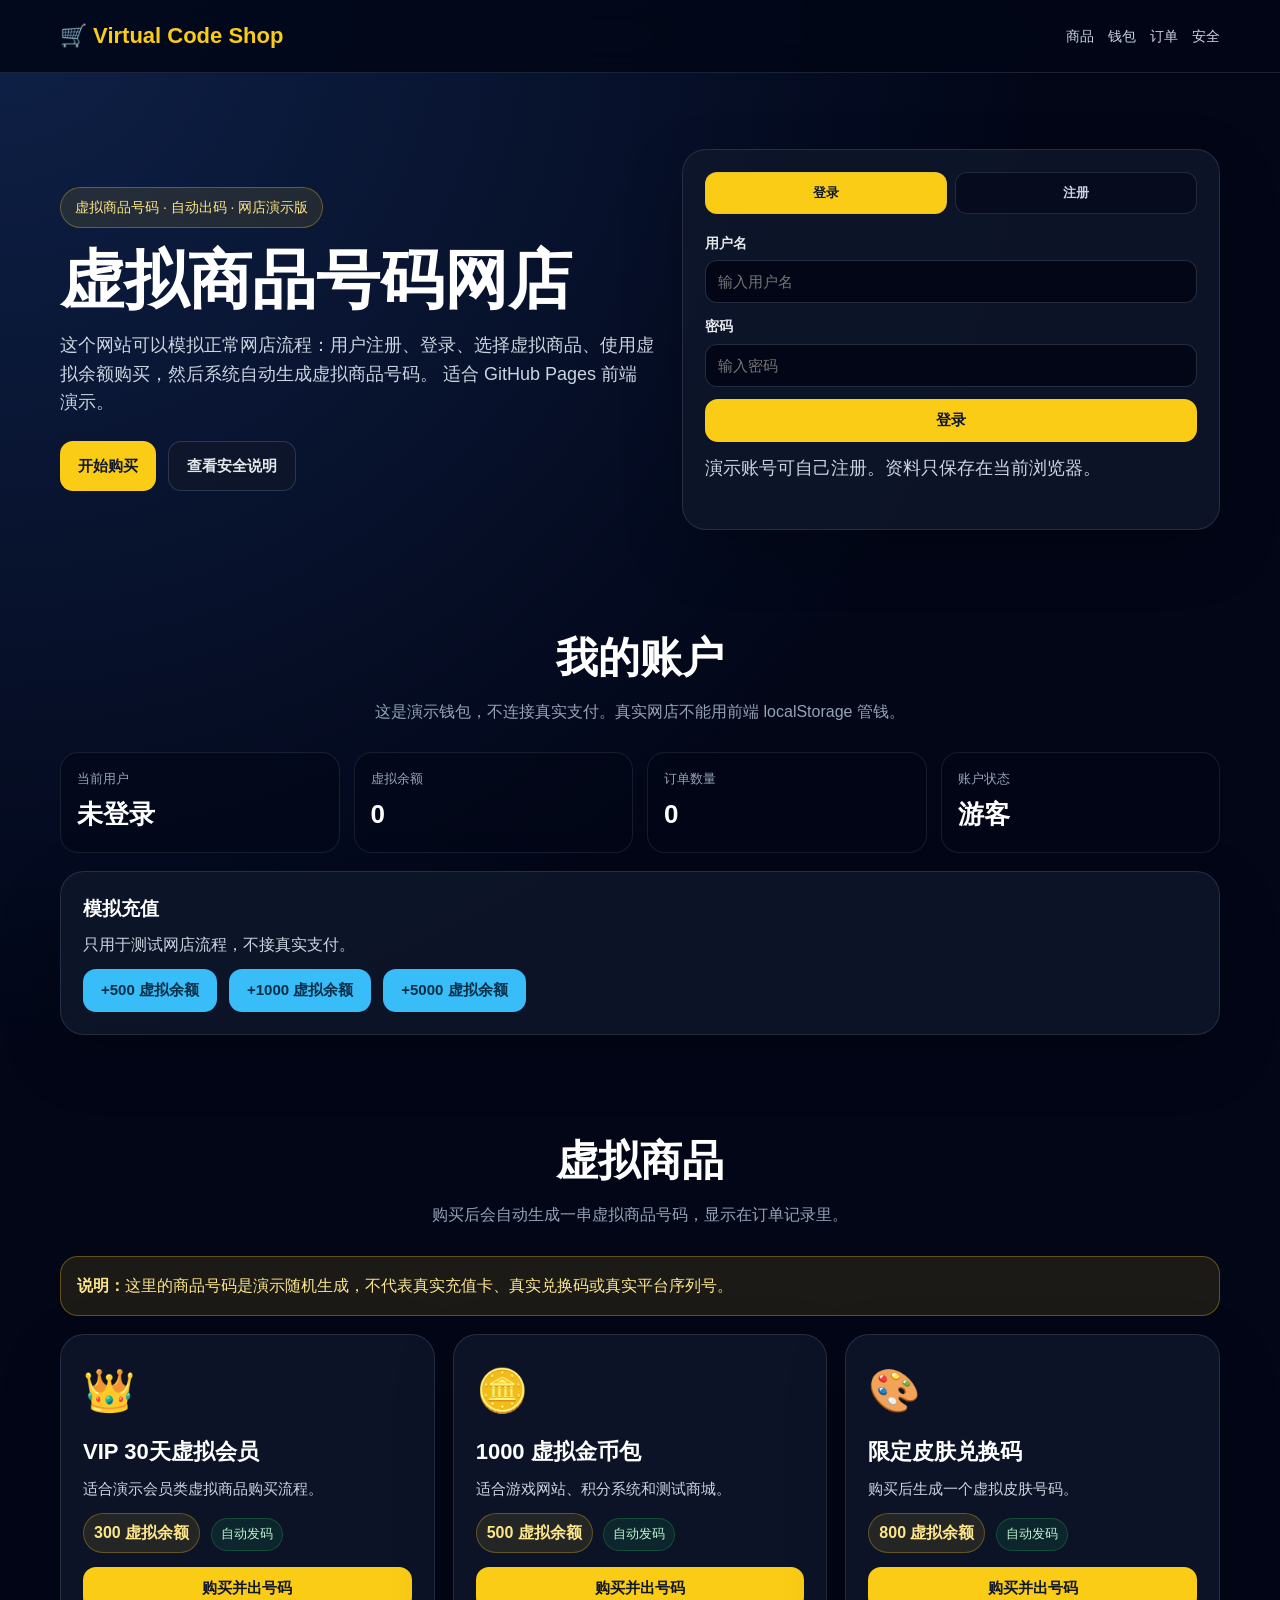
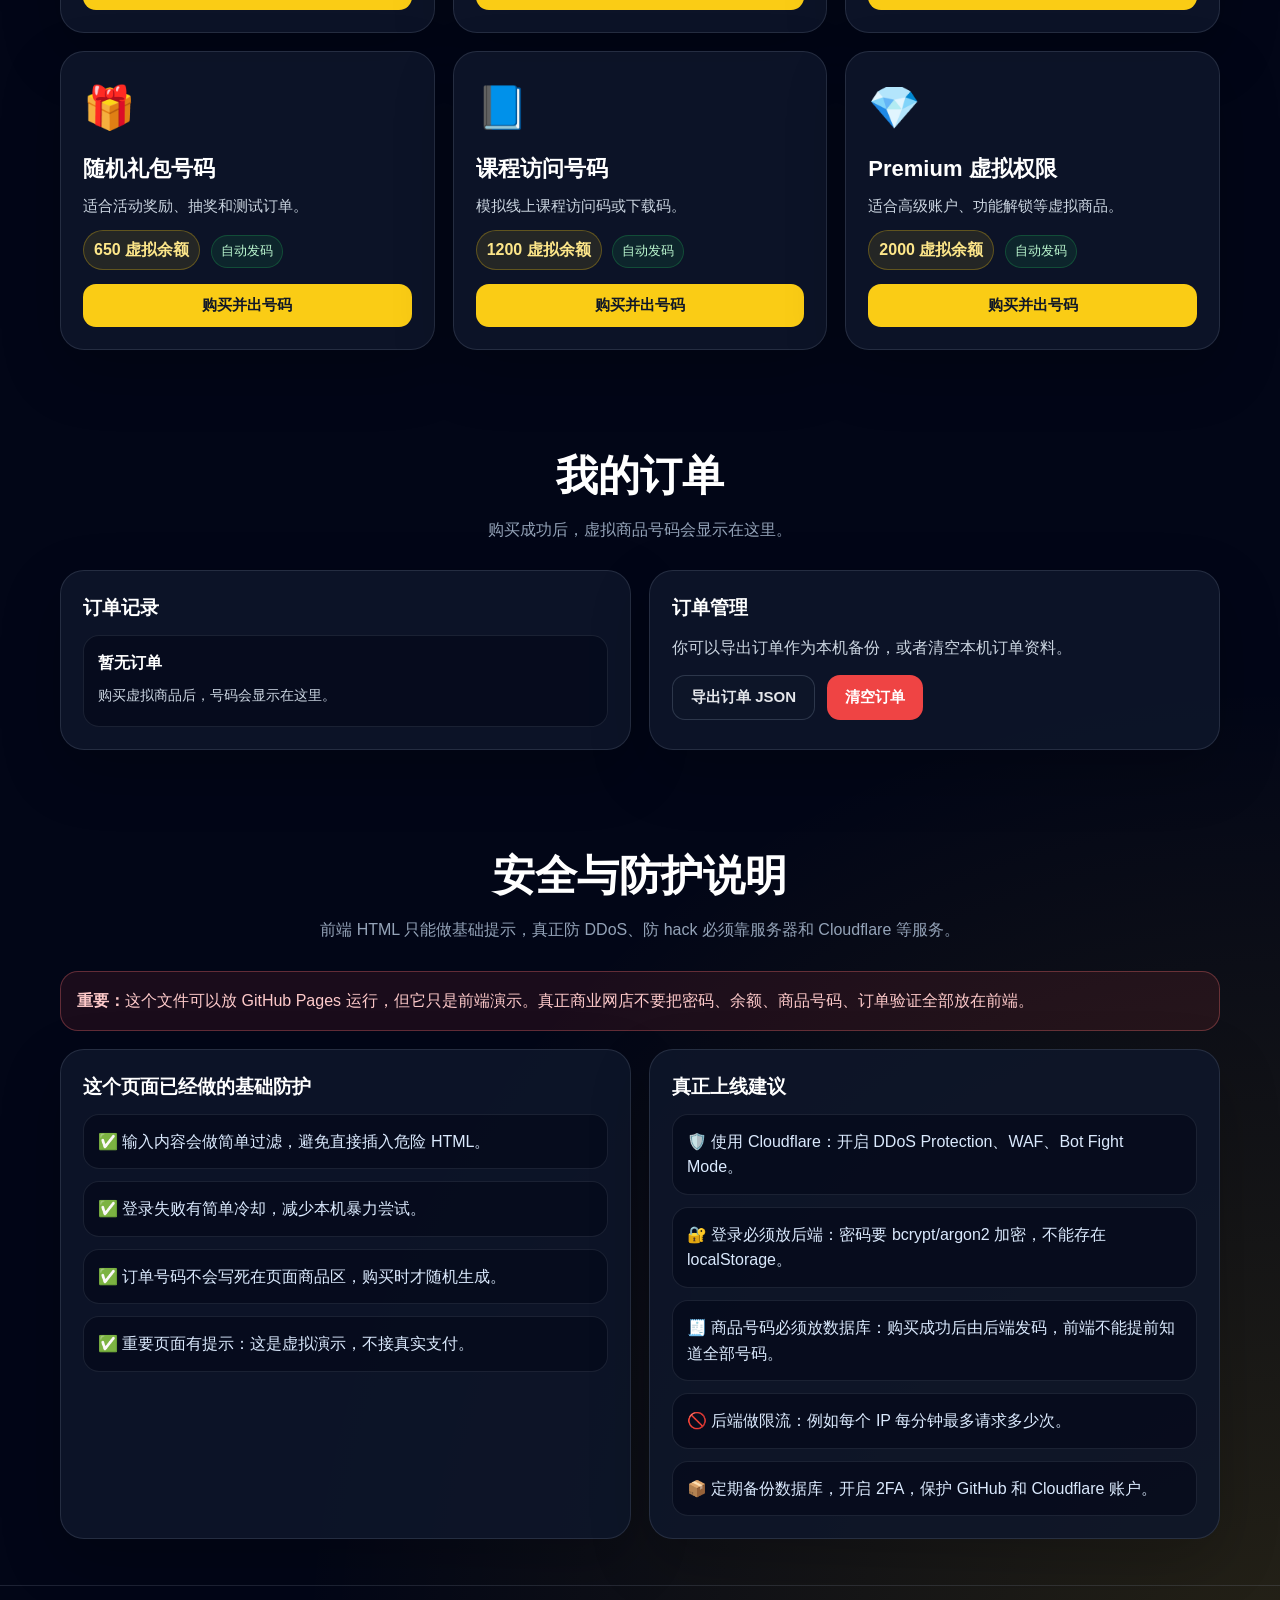
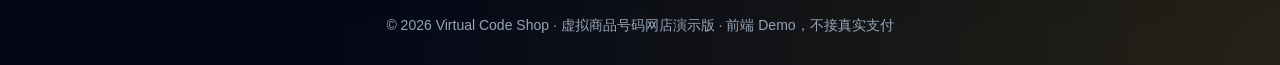
<file: V3 casino.html>
<!DOCTYPE html>
<html lang="zh-Hans">
<head>
  <meta charset="UTF-8" />
  <meta name="viewport" content="width=device-width, initial-scale=1.0" />

  <title>Virtual Code Shop | 虚拟商品号码网店</title>
  <meta name="description" content="虚拟商品号码网店演示版，支持注册、登录、虚拟商品购买、自动生成虚拟号码和订单记录。" />

  <!--
    重要说明：
    这是 GitHub Pages 可运行的前端演示版。
    登录、注册、余额、订单都会保存在浏览器 localStorage。
    如果你要真实上线卖商品，需要后端数据库、真实支付系统、HTTPS、Cloudflare 防护、服务器验证和订单管理。
  -->

  <style>
    * {
      box-sizing: border-box;
      margin: 0;
      padding: 0;
    }

    html {
      scroll-behavior: smooth;
    }

    body {
      font-family: Arial, "Microsoft YaHei", sans-serif;
      background:
        radial-gradient(circle at top left, rgba(59, 130, 246, 0.22), transparent 30%),
        radial-gradient(circle at bottom right, rgba(250, 204, 21, 0.14), transparent 28%),
        #020617;
      color: #e5e7eb;
      min-height: 100vh;
      line-height: 1.6;
    }

    a {
      color: inherit;
      text-decoration: none;
    }

    .container {
      width: min(1160px, 94%);
      margin: auto;
    }

    header {
      position: sticky;
      top: 0;
      z-index: 30;
      background: rgba(2, 6, 23, 0.86);
      backdrop-filter: blur(14px);
      border-bottom: 1px solid rgba(148, 163, 184, 0.18);
    }

    .nav {
      min-height: 72px;
      display: flex;
      justify-content: space-between;
      align-items: center;
      gap: 16px;
      padding: 12px 0;
    }

    .logo {
      font-size: 22px;
      font-weight: 900;
      color: #facc15;
      display: flex;
      align-items: center;
      gap: 8px;
    }

    .nav-links {
      display: flex;
      flex-wrap: wrap;
      align-items: center;
      gap: 14px;
      color: #cbd5e1;
      font-size: 14px;
    }

    .nav-links a:hover {
      color: #facc15;
    }

    .user-chip {
      display: none;
      padding: 8px 12px;
      border-radius: 999px;
      background: rgba(15, 23, 42, 0.85);
      border: 1px solid rgba(250, 204, 21, 0.28);
      color: #fde68a;
      font-weight: 800;
    }

    .hero {
      padding: 76px 0 48px;
    }

    .hero-grid {
      display: grid;
      grid-template-columns: 1.05fr 0.95fr;
      gap: 28px;
      align-items: center;
    }

    .badge {
      display: inline-block;
      padding: 8px 14px;
      border-radius: 999px;
      background: rgba(250, 204, 21, 0.1);
      border: 1px solid rgba(250, 204, 21, 0.32);
      color: #fde68a;
      font-size: 14px;
      margin-bottom: 18px;
    }

    h1 {
      color: #fff;
      font-size: clamp(36px, 6vw, 64px);
      line-height: 1.08;
      margin-bottom: 16px;
    }

    .hero p {
      color: #cbd5e1;
      font-size: 18px;
      margin-bottom: 24px;
      max-width: 680px;
    }

    .buttons {
      display: flex;
      gap: 12px;
      flex-wrap: wrap;
    }

    .btn {
      border: none;
      cursor: pointer;
      padding: 12px 18px;
      border-radius: 13px;
      font-weight: 900;
      font-size: 15px;
      transition: 0.18s ease;
      display: inline-flex;
      align-items: center;
      justify-content: center;
      gap: 8px;
    }

    .btn:hover {
      transform: translateY(-2px);
    }

    .btn-primary {
      background: #facc15;
      color: #111827;
    }

    .btn-secondary {
      background: rgba(15, 23, 42, 0.85);
      border: 1px solid rgba(148, 163, 184, 0.24);
      color: #e5e7eb;
    }

    .btn-green {
      background: #22c55e;
      color: #052e16;
    }

    .btn-blue {
      background: #38bdf8;
      color: #082f49;
    }

    .btn-red {
      background: #ef4444;
      color: #fff;
    }

    .btn-small {
      padding: 8px 11px;
      font-size: 13px;
      border-radius: 10px;
    }

    .panel,
    .card {
      background: rgba(15, 23, 42, 0.86);
      border: 1px solid rgba(148, 163, 184, 0.18);
      border-radius: 24px;
      padding: 22px;
      box-shadow: 0 22px 60px rgba(0, 0, 0, 0.22);
    }

    .panel {
      animation: fadeUp 0.8s ease both;
    }

    @keyframes fadeUp {
      from {
        opacity: 0;
        transform: translateY(22px);
      }
      to {
        opacity: 1;
        transform: translateY(0);
      }
    }

    .login-tabs {
      display: grid;
      grid-template-columns: 1fr 1fr;
      gap: 8px;
      margin-bottom: 18px;
    }

    .tab {
      padding: 11px;
      border-radius: 12px;
      border: 1px solid rgba(148, 163, 184, 0.2);
      background: rgba(2, 6, 23, 0.55);
      color: #cbd5e1;
      cursor: pointer;
      font-weight: 800;
    }

    .tab.active {
      background: #facc15;
      color: #111827;
    }

    label {
      color: #e5e7eb;
      font-size: 14px;
      font-weight: 800;
      display: block;
      margin-bottom: 6px;
    }

    input,
    select {
      width: 100%;
      padding: 12px;
      border-radius: 12px;
      border: 1px solid rgba(148, 163, 184, 0.24);
      background: #020617;
      color: #fff;
      outline: none;
      font-size: 15px;
      margin-bottom: 12px;
    }

    input:focus,
    select:focus {
      border-color: #facc15;
    }

    .hint {
      color: #94a3b8;
      font-size: 13px;
      margin-top: -6px;
      margin-bottom: 12px;
    }

    section {
      padding: 46px 0;
    }

    .section-title {
      text-align: center;
      margin-bottom: 28px;
    }

    .section-title h2 {
      color: #fff;
      font-size: clamp(26px, 4vw, 42px);
      margin-bottom: 8px;
    }

    .section-title p {
      color: #94a3b8;
      max-width: 780px;
      margin: auto;
    }

    .grid-3 {
      display: grid;
      grid-template-columns: repeat(3, 1fr);
      gap: 18px;
    }

    .grid-2 {
      display: grid;
      grid-template-columns: repeat(2, 1fr);
      gap: 18px;
    }

    .product-card {
      position: relative;
      overflow: hidden;
      transition: 0.18s ease;
    }

    .product-card:hover {
      transform: translateY(-5px);
      border-color: rgba(250, 204, 21, 0.4);
      box-shadow: 0 20px 55px rgba(0, 0, 0, 0.28);
    }

    .product-icon {
      font-size: 42px;
      margin-bottom: 10px;
    }

    .product-card h3 {
      color: #fff;
      margin-bottom: 8px;
      font-size: 22px;
    }

    .product-card p {
      color: #cbd5e1;
      font-size: 15px;
      margin-bottom: 12px;
    }

    .price {
      display: inline-block;
      padding: 6px 10px;
      border-radius: 999px;
      background: rgba(250, 204, 21, 0.1);
      border: 1px solid rgba(250, 204, 21, 0.28);
      color: #fde68a;
      font-weight: 900;
      margin-bottom: 14px;
    }

    .stock {
      display: inline-block;
      padding: 5px 9px;
      border-radius: 999px;
      background: rgba(34, 197, 94, 0.1);
      color: #bbf7d0;
      border: 1px solid rgba(34, 197, 94, 0.25);
      font-size: 13px;
      margin-left: 6px;
    }

    .wallet {
      display: grid;
      grid-template-columns: repeat(4, 1fr);
      gap: 14px;
    }

    .stat {
      background: rgba(2, 6, 23, 0.55);
      border: 1px solid rgba(148, 163, 184, 0.14);
      border-radius: 18px;
      padding: 16px;
    }

    .stat span {
      color: #94a3b8;
      display: block;
      font-size: 13px;
    }

    .stat strong {
      color: #fff;
      display: block;
      font-size: 26px;
      margin-top: 4px;
    }

    .notice {
      background: rgba(250, 204, 21, 0.1);
      border: 1px solid rgba(250, 204, 21, 0.32);
      color: #fde68a;
      border-radius: 18px;
      padding: 16px;
      margin-bottom: 18px;
    }

    .danger {
      background: rgba(239, 68, 68, 0.1);
      border: 1px solid rgba(248, 113, 113, 0.32);
      color: #fecaca;
      border-radius: 18px;
      padding: 16px;
      margin-bottom: 18px;
    }

    .order-list {
      display: grid;
      gap: 12px;
      max-height: 420px;
      overflow: auto;
    }

    .order {
      background: rgba(2, 6, 23, 0.55);
      border: 1px solid rgba(148, 163, 184, 0.14);
      border-radius: 16px;
      padding: 14px;
      animation: orderIn 0.35s ease both;
    }

    @keyframes orderIn {
      from {
        opacity: 0;
        transform: translateX(12px);
      }
      to {
        opacity: 1;
        transform: translateX(0);
      }
    }

    .order h4 {
      color: #fff;
      margin-bottom: 8px;
    }

    .order p {
      color: #cbd5e1;
      font-size: 14px;
      margin-bottom: 6px;
    }

    .code-box {
      background: #020617;
      border: 1px dashed rgba(250, 204, 21, 0.4);
      color: #fde68a;
      border-radius: 12px;
      padding: 10px;
      font-family: Consolas, monospace;
      word-break: break-all;
      margin-top: 8px;
    }

    .security-list {
      display: grid;
      gap: 12px;
    }

    .security-item {
      background: rgba(2, 6, 23, 0.55);
      border: 1px solid rgba(148, 163, 184, 0.14);
      border-radius: 16px;
      padding: 14px;
      color: #dbeafe;
    }

    .toast {
      position: fixed;
      left: 50%;
      bottom: 26px;
      z-index: 100;
      transform: translateX(-50%) translateY(20px);
      background: rgba(15, 23, 42, 0.96);
      color: #fff;
      border: 1px solid rgba(250, 204, 21, 0.35);
      border-radius: 999px;
      padding: 12px 18px;
      opacity: 0;
      pointer-events: none;
      box-shadow: 0 16px 45px rgba(0,0,0,0.35);
    }

    .toast.show {
      animation: toastIn 2.2s ease both;
    }

    @keyframes toastIn {
      0% {
        opacity: 0;
        transform: translateX(-50%) translateY(20px);
      }
      15%, 80% {
        opacity: 1;
        transform: translateX(-50%) translateY(0);
      }
      100% {
        opacity: 0;
        transform: translateX(-50%) translateY(20px);
      }
    }

    .copy-btn {
      margin-top: 8px;
      width: 100%;
    }

    footer {
      padding: 28px 0;
      border-top: 1px solid rgba(148, 163, 184, 0.18);
      color: #94a3b8;
      text-align: center;
      font-size: 14px;
    }

    @media (max-width: 900px) {
      .hero-grid,
      .grid-3,
      .grid-2 {
        grid-template-columns: 1fr;
      }

      .wallet {
        grid-template-columns: 1fr 1fr;
      }

      .nav {
        align-items: flex-start;
        flex-direction: column;
      }
    }

    @media (max-width: 520px) {
      .wallet {
        grid-template-columns: 1fr;
      }
    }
  </style>
</head>

<body>
  <div id="toast" class="toast"></div>

  <header>
    <div class="container nav">
      <a href="#" class="logo">🛒 Virtual Code Shop</a>
      <nav class="nav-links">
        <a href="#shop">商品</a>
        <a href="#wallet">钱包</a>
        <a href="#orders">订单</a>
        <a href="#security">安全</a>
        <span id="userChip" class="user-chip">Guest</span>
        <button id="logoutBtn" class="btn btn-red btn-small" style="display:none;" onclick="logout()">退出</button>
      </nav>
    </div>
  </header>

  <main>
    <section class="hero">
      <div class="container hero-grid">
        <div>
          <span class="badge">虚拟商品号码 · 自动出码 · 网店演示版</span>
          <h1>虚拟商品号码网店</h1>
          <p>
            这个网站可以模拟正常网店流程：用户注册、登录、选择虚拟商品、使用虚拟余额购买，然后系统自动生成虚拟商品号码。
            适合 GitHub Pages 前端演示。
          </p>
          <div class="buttons">
            <a class="btn btn-primary" href="#shop">开始购买</a>
            <a class="btn btn-secondary" href="#security">查看安全说明</a>
          </div>
        </div>

        <div class="panel" id="authPanel">
          <div class="login-tabs">
            <button class="tab active" id="loginTab" onclick="switchAuth('login')">登录</button>
            <button class="tab" id="registerTab" onclick="switchAuth('register')">注册</button>
          </div>

          <div id="loginBox">
            <label>用户名</label>
            <input id="loginUsername" type="text" placeholder="输入用户名" autocomplete="username" />

            <label>密码</label>
            <input id="loginPassword" type="password" placeholder="输入密码" autocomplete="current-password" />

            <button class="btn btn-primary" style="width:100%;" onclick="login()">登录</button>
            <p class="hint" style="margin-top:12px;">演示账号可自己注册。资料只保存在当前浏览器。</p>
          </div>

          <div id="registerBox" style="display:none;">
            <label>用户名</label>
            <input id="registerUsername" type="text" placeholder="至少 3 个字" autocomplete="username" />

            <label>密码</label>
            <input id="registerPassword" type="password" placeholder="至少 6 个字" autocomplete="new-password" />

            <label>确认密码</label>
            <input id="registerPassword2" type="password" placeholder="再次输入密码" autocomplete="new-password" />

            <button class="btn btn-green" style="width:100%;" onclick="register()">注册账户</button>
            <p class="hint" style="margin-top:12px;">注册后会获得 1000 虚拟余额。</p>
          </div>
        </div>
      </div>
    </section>

    <section id="wallet">
      <div class="container">
        <div class="section-title">
          <h2>我的账户</h2>
          <p>这是演示钱包，不连接真实支付。真实网店不能用前端 localStorage 管钱。</p>
        </div>

        <div class="wallet">
          <div class="stat">
            <span>当前用户</span>
            <strong id="currentUserDisplay">未登录</strong>
          </div>
          <div class="stat">
            <span>虚拟余额</span>
            <strong id="balanceDisplay">0</strong>
          </div>
          <div class="stat">
            <span>订单数量</span>
            <strong id="orderCountDisplay">0</strong>
          </div>
          <div class="stat">
            <span>账户状态</span>
            <strong id="accountStatusDisplay">游客</strong>
          </div>
        </div>

        <div class="card" style="margin-top:18px;">
          <h3 style="color:#fff;margin-bottom:8px;">模拟充值</h3>
          <p style="color:#cbd5e1;margin-bottom:12px;">只用于测试网店流程，不接真实支付。</p>
          <div class="buttons">
            <button class="btn btn-blue" onclick="addBalance(500)">+500 虚拟余额</button>
            <button class="btn btn-blue" onclick="addBalance(1000)">+1000 虚拟余额</button>
            <button class="btn btn-blue" onclick="addBalance(5000)">+5000 虚拟余额</button>
          </div>
        </div>
      </div>
    </section>

    <section id="shop">
      <div class="container">
        <div class="section-title">
          <h2>虚拟商品</h2>
          <p>购买后会自动生成一串虚拟商品号码，显示在订单记录里。</p>
        </div>

        <div class="notice">
          <strong>说明：</strong>这里的商品号码是演示随机生成，不代表真实充值卡、真实兑换码或真实平台序列号。
        </div>

        <div class="grid-3" id="productGrid"></div>
      </div>
    </section>

    <section id="orders">
      <div class="container">
        <div class="section-title">
          <h2>我的订单</h2>
          <p>购买成功后，虚拟商品号码会显示在这里。</p>
        </div>

        <div class="grid-2">
          <div class="card">
            <h3 style="color:#fff;margin-bottom:12px;">订单记录</h3>
            <div id="orderList" class="order-list"></div>
          </div>

          <div class="card">
            <h3 style="color:#fff;margin-bottom:12px;">订单管理</h3>
            <p style="color:#cbd5e1;margin-bottom:14px;">
              你可以导出订单作为本机备份，或者清空本机订单资料。
            </p>
            <div class="buttons">
              <button class="btn btn-secondary" onclick="exportOrders()">导出订单 JSON</button>
              <button class="btn btn-red" onclick="clearOrders()">清空订单</button>
            </div>
          </div>
        </div>
      </div>
    </section>

    <section id="security">
      <div class="container">
        <div class="section-title">
          <h2>安全与防护说明</h2>
          <p>前端 HTML 只能做基础提示，真正防 DDoS、防 hack 必须靠服务器和 Cloudflare 等服务。</p>
        </div>

        <div class="danger">
          <strong>重要：</strong>这个文件可以放 GitHub Pages 运行，但它只是前端演示。真正商业网店不要把密码、余额、商品号码、订单验证全部放在前端。
        </div>

        <div class="grid-2">
          <div class="card">
            <h3 style="color:#fff;margin-bottom:12px;">这个页面已经做的基础防护</h3>
            <div class="security-list">
              <div class="security-item">✅ 输入内容会做简单过滤，避免直接插入危险 HTML。</div>
              <div class="security-item">✅ 登录失败有简单冷却，减少本机暴力尝试。</div>
              <div class="security-item">✅ 订单号码不会写死在页面商品区，购买时才随机生成。</div>
              <div class="security-item">✅ 重要页面有提示：这是虚拟演示，不接真实支付。</div>
            </div>
          </div>

          <div class="card">
            <h3 style="color:#fff;margin-bottom:12px;">真正上线建议</h3>
            <div class="security-list">
              <div class="security-item">🛡️ 使用 Cloudflare：开启 DDoS Protection、WAF、Bot Fight Mode。</div>
              <div class="security-item">🔐 登录必须放后端：密码要 bcrypt/argon2 加密，不能存在 localStorage。</div>
              <div class="security-item">🧾 商品号码必须放数据库：购买成功后由后端发码，前端不能提前知道全部号码。</div>
              <div class="security-item">🚫 后端做限流：例如每个 IP 每分钟最多请求多少次。</div>
              <div class="security-item">📦 定期备份数据库，开启 2FA，保护 GitHub 和 Cloudflare 账户。</div>
            </div>
          </div>
        </div>
      </div>
    </section>
  </main>

  <footer>
    <div class="container">
      © 2026 Virtual Code Shop · 虚拟商品号码网店演示版 · 前端 Demo，不接真实支付
    </div>
  </footer>

  <script>
    const USERS_KEY = "vshop_users";
    const SESSION_KEY = "vshop_session";

    const products = [
      {
        id: "vip30",
        icon: "👑",
        name: "VIP 30天虚拟会员",
        desc: "适合演示会员类虚拟商品购买流程。",
        price: 300,
        prefix: "VIP30"
      },
      {
        id: "coin1000",
        icon: "🪙",
        name: "1000 虚拟金币包",
        desc: "适合游戏网站、积分系统和测试商城。",
        price: 500,
        prefix: "COIN"
      },
      {
        id: "skin",
        icon: "🎨",
        name: "限定皮肤兑换码",
        desc: "购买后生成一个虚拟皮肤号码。",
        price: 800,
        prefix: "SKIN"
      },
      {
        id: "gift",
        icon: "🎁",
        name: "随机礼包号码",
        desc: "适合活动奖励、抽奖和测试订单。",
        price: 650,
        prefix: "GIFT"
      },
      {
        id: "course",
        icon: "📘",
        name: "课程访问号码",
        desc: "模拟线上课程访问码或下载码。",
        price: 1200,
        prefix: "COURSE"
      },
      {
        id: "premium",
        icon: "💎",
        name: "Premium 虚拟权限",
        desc: "适合高级账户、功能解锁等虚拟商品。",
        price: 2000,
        prefix: "PREM"
      }
    ];

    function getUsers() {
      return JSON.parse(localStorage.getItem(USERS_KEY) || "{}");
    }

    function saveUsers(users) {
      localStorage.setItem(USERS_KEY, JSON.stringify(users));
    }

    function getSession() {
      return localStorage.getItem(SESSION_KEY) || "";
    }

    function setSession(username) {
      localStorage.setItem(SESSION_KEY, username);
    }

    function getCurrentUser() {
      const username = getSession();
      if (!username) return null;
      const users = getUsers();
      return users[username] ? { username, ...users[username] } : null;
    }

    function updateCurrentUser(data) {
      const username = getSession();
      if (!username) return;
      const users = getUsers();
      users[username] = { ...users[username], ...data };
      saveUsers(users);
    }

    function safeText(text) {
      return String(text)
        .replaceAll("&", "&amp;")
        .replaceAll("<", "&lt;")
        .replaceAll(">", "&gt;")
        .replaceAll('"', "&quot;")
        .replaceAll("'", "&#039;");
    }

    async function simpleHash(text) {
      const encoder = new TextEncoder();
      const data = encoder.encode(text);
      const buffer = await crypto.subtle.digest("SHA-256", data);
      return Array.from(new Uint8Array(buffer))
        .map(byte => byte.toString(16).padStart(2, "0"))
        .join("");
    }

    function showToast(message) {
      const toast = document.getElementById("toast");
      toast.textContent = message;
      toast.classList.remove("show");
      void toast.offsetWidth;
      toast.classList.add("show");
    }

    function switchAuth(type) {
      const isLogin = type === "login";
      document.getElementById("loginBox").style.display = isLogin ? "block" : "none";
      document.getElementById("registerBox").style.display = isLogin ? "none" : "block";
      document.getElementById("loginTab").classList.toggle("active", isLogin);
      document.getElementById("registerTab").classList.toggle("active", !isLogin);
    }

    function canTryLogin() {
      const lockUntil = Number(localStorage.getItem("vshop_login_lock_until") || "0");
      if (Date.now() < lockUntil) {
        const seconds = Math.ceil((lockUntil - Date.now()) / 1000);
        showToast(`登录尝试太频繁，请 ${seconds} 秒后再试`);
        return false;
      }
      return true;
    }

    function recordFailedLogin() {
      const count = Number(localStorage.getItem("vshop_failed_login") || "0") + 1;
      localStorage.setItem("vshop_failed_login", String(count));
      if (count >= 5) {
        localStorage.setItem("vshop_login_lock_until", String(Date.now() + 30000));
        localStorage.setItem("vshop_failed_login", "0");
      }
    }

    function clearFailedLogin() {
      localStorage.removeItem("vshop_failed_login");
      localStorage.removeItem("vshop_login_lock_until");
    }

    async function register() {
      const username = document.getElementById("registerUsername").value.trim();
      const password = document.getElementById("registerPassword").value;
      const password2 = document.getElementById("registerPassword2").value;

      if (username.length < 3) {
        showToast("用户名至少 3 个字");
        return;
      }

      if (!/^[a-zA-Z0-9_\u4e00-\u9fa5]+$/.test(username)) {
        showToast("用户名只能用文字、数字或下划线");
        return;
      }

      if (password.length < 6) {
        showToast("密码至少 6 个字");
        return;
      }

      if (password !== password2) {
        showToast("两次密码不一样");
        return;
      }

      const users = getUsers();
      if (users[username]) {
        showToast("这个用户名已经存在");
        return;
      }

      const passHash = await simpleHash(password + "_demo_salt_" + username);

      users[username] = {
        passHash,
        balance: 1000,
        orders: [],
        createdAt: new Date().toLocaleString()
      };

      saveUsers(users);
      setSession(username);
      showToast("注册成功，已自动登录");
      render();
      location.hash = "#shop";
    }

    async function login() {
      if (!canTryLogin()) return;

      const username = document.getElementById("loginUsername").value.trim();
      const password = document.getElementById("loginPassword").value;
      const users = getUsers();

      if (!users[username]) {
        recordFailedLogin();
        showToast("用户名或密码错误");
        return;
      }

      const passHash = await simpleHash(password + "_demo_salt_" + username);
      if (users[username].passHash !== passHash) {
        recordFailedLogin();
        showToast("用户名或密码错误");
        return;
      }

      clearFailedLogin();
      setSession(username);
      showToast("登录成功");
      render();
      location.hash = "#shop";
    }

    function logout() {
      localStorage.removeItem(SESSION_KEY);
      showToast("已退出登录");
      render();
    }

    function requireLogin() {
      const user = getCurrentUser();
      if (!user) {
        showToast("请先登录或注册");
        location.hash = "#";
        return null;
      }
      return user;
    }

    function addBalance(amount) {
      const user = requireLogin();
      if (!user) return;

      updateCurrentUser({ balance: user.balance + amount });
      showToast(`模拟充值成功：+${amount}`);
      render();
    }

    function generateCode(prefix) {
      const part1 = Math.random().toString(36).slice(2, 6).toUpperCase();
      const part2 = Math.random().toString(36).slice(2, 6).toUpperCase();
      const part3 = Math.random().toString(36).slice(2, 6).toUpperCase();
      const num = Math.floor(1000 + Math.random() * 9000);
      return `${prefix}-${part1}-${part2}-${part3}-${num}`;
    }

    function buyProduct(productId) {
      const user = requireLogin();
      if (!user) return;

      const product = products.find(p => p.id === productId);
      if (!product) {
        showToast("商品不存在");
        return;
      }

      if (user.balance < product.price) {
        showToast("余额不足，请先模拟充值");
        return;
      }

      const order = {
        id: "ORD-" + Date.now(),
        productName: product.name,
        price: product.price,
        code: generateCode(product.prefix),
        createdAt: new Date().toLocaleString(),
        status: "已发码"
      };

      const newOrders = [order, ...(user.orders || [])];
      updateCurrentUser({
        balance: user.balance - product.price,
        orders: newOrders
      });

      showToast("购买成功，虚拟号码已生成");
      render();
      location.hash = "#orders";
    }

    function copyCode(code) {
      navigator.clipboard.writeText(code).then(() => {
        showToast("号码已复制");
      }).catch(() => {
        showToast("复制失败，请手动复制");
      });
    }

    function clearOrders() {
      const user = requireLogin();
      if (!user) return;

      if (!confirm("确定要清空当前账户的订单吗？")) return;
      updateCurrentUser({ orders: [] });
      showToast("订单已清空");
      render();
    }

    function exportOrders() {
      const user = requireLogin();
      if (!user) return;

      const data = {
        username: user.username,
        exportedAt: new Date().toLocaleString(),
        orders: user.orders || []
      };

      const blob = new Blob([JSON.stringify(data, null, 2)], { type: "application/json" });
      const url = URL.createObjectURL(blob);
      const a = document.createElement("a");
      a.href = url;
      a.download = `orders-${user.username}.json`;
      a.click();
      URL.revokeObjectURL(url);
      showToast("订单已导出");
    }

    function renderProducts() {
      const grid = document.getElementById("productGrid");
      grid.innerHTML = products.map(product => `
        <article class="card product-card">
          <div class="product-icon">${product.icon}</div>
          <h3>${safeText(product.name)}</h3>
          <p>${safeText(product.desc)}</p>
          <div>
            <span class="price">${product.price} 虚拟余额</span>
            <span class="stock">自动发码</span>
          </div>
          <button class="btn btn-primary" style="width:100%;" onclick="buyProduct('${product.id}')">
            购买并出号码
          </button>
        </article>
      `).join("");
    }

    function renderOrders(user) {
      const orderList = document.getElementById("orderList");

      if (!user || !user.orders || user.orders.length === 0) {
        orderList.innerHTML = `
          <div class="order">
            <h4>暂无订单</h4>
            <p>购买虚拟商品后，号码会显示在这里。</p>
          </div>
        `;
        return;
      }

      orderList.innerHTML = user.orders.map(order => `
        <div class="order">
          <h4>${safeText(order.productName)}</h4>
          <p>订单号：${safeText(order.id)}</p>
          <p>价格：${safeText(order.price)} 虚拟余额</p>
          <p>时间：${safeText(order.createdAt)}</p>
          <p>状态：${safeText(order.status)}</p>
          <div class="code-box">${safeText(order.code)}</div>
          <button class="btn btn-secondary copy-btn" onclick="copyCode('${safeText(order.code)}')">复制号码</button>
        </div>
      `).join("");
    }

    function render() {
      const user = getCurrentUser();

      document.getElementById("authPanel").style.display = user ? "none" : "block";
      document.getElementById("logoutBtn").style.display = user ? "inline-flex" : "none";
      document.getElementById("userChip").style.display = user ? "inline-block" : "none";
      document.getElementById("userChip").textContent = user ? user.username : "";

      document.getElementById("currentUserDisplay").textContent = user ? user.username : "未登录";
      document.getElementById("balanceDisplay").textContent = user ? user.balance : "0";
      document.getElementById("orderCountDisplay").textContent = user && user.orders ? user.orders.length : "0";
      document.getElementById("accountStatusDisplay").textContent = user ? "已登录" : "游客";

      renderOrders(user);
    }

    renderProducts();
    render();
  </script>
</body>
</html>
</file>
<file: css/style.css>
/* ==========================================================
   Global style.css
   適合入口頁、普通工具頁、列表頁、Dashboard 頁面使用
   文件位置：css/style.css
   ========================================================== */

:root {
  --bg: #f3f6fb;
  --surface: #ffffff;
  --surface-soft: #f8fafc;
  --text: #0f172a;
  --muted: #64748b;
  --line: #e2e8f0;

  --primary: #2563eb;
  --primary-dark: #1d4ed8;

  --green: #16a34a;
  --red: #ef4444;
  --orange: #f59e0b;

  --radius: 18px;
  --shadow: 0 18px 45px rgba(15, 23, 42, 0.08);
}

* {
  box-sizing: border-box;
}

html {
  scroll-behavior: smooth;
}

body {
  margin: 0;
  min-height: 100vh;
  font-family: "Segoe UI", "Noto Sans TC", "Microsoft JhengHei", Arial, sans-serif;
  color: var(--text);
  background:
    radial-gradient(circle at 12% 8%, rgba(37, 99, 235, 0.12), transparent 24%),
    radial-gradient(circle at 90% 12%, rgba(22, 163, 74, 0.10), transparent 22%),
    linear-gradient(180deg, #f8fbff 0%, var(--bg) 100%);
  line-height: 1.6;
}

a {
  color: inherit;
  text-decoration: none;
}

button,
input,
select,
textarea {
  font: inherit;
}

button {
  cursor: pointer;
}

/* Layout */

.container {
  width: min(1120px, 92%);
  margin: 0 auto;
  padding: 28px 0;
}

.page {
  min-height: 100vh;
}

.header,
.topbar {
  display: flex;
  align-items: center;
  justify-content: space-between;
  gap: 18px;
  margin-bottom: 24px;
}

.brand {
  display: flex;
  align-items: center;
  gap: 12px;
}

.logo,
.brand-logo {
  width: 46px;
  height: 46px;
  border-radius: 14px;
  display: grid;
  place-items: center;
  background: linear-gradient(135deg, var(--primary), #38bdf8);
  color: white;
  font-weight: 900;
  font-size: 22px;
  box-shadow: 0 12px 28px rgba(37, 99, 235, 0.25);
}

.brand strong {
  display: block;
  font-size: 20px;
}

.brand span {
  display: block;
  color: var(--muted);
  font-size: 13px;
}

/* Navigation */

.nav {
  display: flex;
  gap: 10px;
  flex-wrap: wrap;
}

.nav a,
.nav button {
  border: 1px solid var(--line);
  background: var(--surface);
  color: var(--text);
  border-radius: 999px;
  padding: 10px 14px;
  font-weight: 800;
  box-shadow: 0 8px 24px rgba(15, 23, 42, 0.04);
}

.nav a:hover,
.nav button:hover {
  border-color: var(--primary);
  color: var(--primary);
}

/* Hero */

.hero {
  background: rgba(255, 255, 255, 0.92);
  border: 1px solid var(--line);
  border-radius: 26px;
  box-shadow: var(--shadow);
  padding: clamp(24px, 4vw, 46px);
  margin-bottom: 22px;
  position: relative;
  overflow: hidden;
}

.hero::after {
  content: "";
  position: absolute;
  right: -100px;
  top: -100px;
  width: 280px;
  height: 280px;
  background: radial-gradient(circle, rgba(37, 99, 235, 0.14), transparent 68%);
  pointer-events: none;
}

.hero > * {
  position: relative;
  z-index: 1;
}

.eyebrow {
  display: inline-flex;
  color: var(--primary);
  background: rgba(37, 99, 235, 0.08);
  border: 1px solid rgba(37, 99, 235, 0.14);
  padding: 6px 10px;
  border-radius: 999px;
  font-size: 12px;
  font-weight: 900;
  text-transform: uppercase;
  letter-spacing: 0.08em;
  margin-bottom: 12px;
}

h1,
.hero h1 {
  margin: 0;
  font-size: clamp(36px, 6vw, 64px);
  line-height: 1.04;
  letter-spacing: -0.055em;
}

h2 {
  margin: 0 0 10px;
  font-size: 28px;
  letter-spacing: -0.03em;
}

h3 {
  margin: 0 0 6px;
  font-size: 20px;
}

p {
  margin: 0;
  color: var(--muted);
}

/* Buttons */

.btn,
.button,
.primary-btn {
  border: 0;
  border-radius: 14px;
  padding: 12px 16px;
  font-weight: 900;
  display: inline-flex;
  align-items: center;
  justify-content: center;
  gap: 8px;
  transition: 0.16s ease;
}

.btn:hover,
.button:hover,
.primary-btn:hover {
  transform: translateY(-1px);
}

.btn.primary,
.primary-btn {
  background: var(--primary);
  color: white;
  box-shadow: 0 10px 25px rgba(37, 99, 235, 0.18);
}

.btn.primary:hover,
.primary-btn:hover {
  background: var(--primary-dark);
}

.btn.light,
.button.light {
  background: var(--surface);
  color: var(--text);
  border: 1px solid var(--line);
}

.btn.danger {
  background: var(--red);
  color: white;
}

/* Cards */

.grid {
  display: grid;
  grid-template-columns: repeat(3, 1fr);
  gap: 18px;
}

.grid.two {
  grid-template-columns: repeat(2, 1fr);
}

.card,
.panel {
  background: rgba(255, 255, 255, 0.94);
  border: 1px solid var(--line);
  border-radius: var(--radius);
  box-shadow: var(--shadow);
  padding: 22px;
}

.card:hover {
  transform: translateY(-2px);
  transition: 0.16s ease;
}

.card-title {
  font-weight: 900;
  font-size: 20px;
  margin-bottom: 6px;
}

.card-meta {
  color: var(--muted);
  font-size: 14px;
}

/* Forms */

.form,
form {
  display: grid;
  gap: 12px;
}

.form-row {
  display: grid;
  grid-template-columns: 1fr 1fr;
  gap: 12px;
}

label {
  display: block;
  margin-bottom: 7px;
  color: var(--muted);
  font-size: 13px;
  font-weight: 900;
}

input,
select,
textarea {
  width: 100%;
  border: 1px solid var(--line);
  background: white;
  border-radius: 12px;
  padding: 12px 13px;
  color: var(--text);
  outline: none;
}

textarea {
  min-height: 110px;
  resize: vertical;
}

input:focus,
select:focus,
textarea:focus {
  border-color: var(--primary);
  box-shadow: 0 0 0 4px rgba(37, 99, 235, 0.09);
}

/* Lists */

.list {
  display: grid;
  gap: 10px;
}

.list-item,
.item {
  background: var(--surface-soft);
  border: 1px solid var(--line);
  border-radius: 15px;
  padding: 14px;
}

.list-item strong,
.item strong {
  display: block;
  margin-bottom: 4px;
}

.list-item span,
.item span {
  color: var(--muted);
  font-size: 13px;
}

/* Stats */

.stats {
  display: grid;
  grid-template-columns: repeat(4, 1fr);
  gap: 14px;
}

.stat {
  background: rgba(255, 255, 255, 0.94);
  border: 1px solid var(--line);
  border-radius: var(--radius);
  box-shadow: var(--shadow);
  padding: 18px;
}

.stat span {
  display: block;
  color: var(--muted);
  font-size: 13px;
  font-weight: 900;
}

.stat strong {
  display: block;
  margin-top: 6px;
  font-size: 28px;
  letter-spacing: -0.035em;
}

/* Progress */

.progress {
  width: 100%;
  height: 12px;
  border-radius: 999px;
  overflow: hidden;
  background: #e5e7eb;
}

.progress span {
  display: block;
  height: 100%;
  width: 0%;
  background: linear-gradient(90deg, var(--primary), #38bdf8);
  border-radius: 999px;
}

/* Footer */

.footer {
  margin-top: 28px;
  color: var(--muted);
  text-align: center;
  font-size: 13px;
}

/* Dark mode support */

html[data-theme="dark"] {
  color-scheme: dark;

  --bg: #0f172a;
  --surface: #111827;
  --surface-soft: #1e293b;
  --surface-hover: #273449;

  --text: #f8fafc;
  --muted: #94a3b8;
  --line: #334155;

  --primary: #3b82f6;
  --primary-dark: #2563eb;

  --shadow: 0 18px 45px rgba(0, 0, 0, 0.28);
}

html[data-theme="dark"] body {
  background:
    radial-gradient(circle at 12% 8%, rgba(59, 130, 246, 0.18), transparent 24%),
    radial-gradient(circle at 90% 12%, rgba(34, 197, 94, 0.12), transparent 22%),
    linear-gradient(180deg, #020617 0%, #0f172a 100%);
}

html[data-theme="dark"] .hero,
html[data-theme="dark"] .card,
html[data-theme="dark"] .panel,
html[data-theme="dark"] .stat {
  background: rgba(17, 24, 39, 0.94);
  border-color: var(--line);
}

html[data-theme="dark"] input,
html[data-theme="dark"] select,
html[data-theme="dark"] textarea {
  background: #020617;
  color: var(--text);
  border-color: var(--line);
}

html[data-theme="dark"] input::placeholder,
html[data-theme="dark"] textarea::placeholder {
  color: #64748b;
}

html[data-theme="dark"] .list-item,
html[data-theme="dark"] .item {
  background: var(--surface-soft);
  border-color: var(--line);
}

/* Responsive */

@media (max-width: 980px) {
  .grid,
  .grid.two,
  .stats {
    grid-template-columns: 1fr 1fr;
  }

  .header,
  .topbar {
    align-items: flex-start;
    flex-direction: column;
  }
}

@media (max-width: 620px) {
  .container {
    width: 94%;
    padding: 18px 0;
  }

  .hero,
  .card,
  .panel {
    padding: 18px;
    border-radius: 16px;
  }

  h1,
  .hero h1 {
    font-size: 36px;
  }

  .grid,
  .grid.two,
  .stats,
  .form-row {
    grid-template-columns: 1fr;
  }

  .nav {
    width: 100%;
  }

  .nav a,
  .nav button,
  .btn,
  .button {
    width: 100%;
  }
}
</file>
<file: css/myTask.css>
/* ==========================================================
   MyTask Pro CSS
   Dashboard + Dark Mode + History + Forecast
   文件位置：css/myTask.css
   ========================================================== */

:root {
  --bg: #f3f6fb;
  --surface: #ffffff;
  --surface-soft: #f8fafc;
  --surface-hover: #f1f5f9;

  --sidebar: #101827;
  --sidebar-2: #0f172a;

  --text: #0f172a;
  --muted: #64748b;
  --line: #e2e8f0;

  --primary: #2563eb;
  --primary-dark: #1d4ed8;

  --green: #16a34a;
  --green-soft: #dcfce7;

  --orange: #f59e0b;
  --orange-soft: #fef3c7;

  --red: #ef4444;
  --red-soft: #fee2e2;

  --purple: #7c3aed;
  --purple-soft: #ede9fe;

  --radius: 18px;
  --radius-sm: 12px;

  --shadow: 0 18px 45px rgba(15, 23, 42, 0.08);
  --shadow-soft: 0 8px 24px rgba(15, 23, 42, 0.06);
}

/* ========== Base ========== */

* {
  box-sizing: border-box;
}

html {
  scroll-behavior: smooth;
}

body {
  margin: 0;
  min-height: 100vh;
  font-family: "Inter", "Segoe UI", "Noto Sans TC", "Microsoft JhengHei", Arial, sans-serif;
  color: var(--text);
  background:
    radial-gradient(circle at 12% 8%, rgba(37, 99, 235, 0.10), transparent 24%),
    radial-gradient(circle at 90% 10%, rgba(22, 163, 74, 0.10), transparent 22%),
    linear-gradient(180deg, #f8fbff 0%, var(--bg) 100%);
  line-height: 1.55;
}

button,
input,
select,
textarea {
  font: inherit;
}

button,
label.btn {
  cursor: pointer;
}

button:disabled {
  cursor: not-allowed;
  opacity: 0.65;
}

.hidden {
  display: none !important;
}

/* ========== Layout ========== */

.app {
  min-height: 100vh;
  display: grid;
  grid-template-columns: 280px 1fr;
}

.sidebar {
  position: sticky;
  top: 0;
  height: 100vh;
  padding: 22px 18px;
  background: linear-gradient(180deg, var(--sidebar), var(--sidebar-2));
  color: #ffffff;
  border-right: 1px solid rgba(148, 163, 184, 0.18);
  display: flex;
  flex-direction: column;
  z-index: 30;
}

.main {
  min-width: 0;
  padding: 24px;
}

/* ========== Sidebar ========== */

.brand {
  display: flex;
  align-items: center;
  gap: 13px;
  padding: 12px;
  margin-bottom: 22px;
  border-radius: 16px;
  background: rgba(255, 255, 255, 0.06);
}

.brand-mark {
  width: 46px;
  height: 46px;
  border-radius: 14px;
  background: linear-gradient(135deg, var(--primary), #38bdf8);
  display: grid;
  place-items: center;
  font-weight: 950;
  font-size: 22px;
  color: white;
  box-shadow: 0 12px 28px rgba(37, 99, 235, 0.28);
}

.brand strong {
  display: block;
  font-size: 18px;
}

.brand span {
  display: block;
  margin-top: 2px;
  color: #94a3b8;
  font-size: 12px;
  text-transform: uppercase;
  letter-spacing: 0.08em;
}

.menu {
  display: grid;
  gap: 8px;
}

.menu-btn {
  width: 100%;
  border: 0;
  background: transparent;
  color: #cbd5e1;
  text-align: left;
  padding: 13px 14px;
  border-radius: 14px;
  display: flex;
  align-items: center;
  gap: 11px;
  font-weight: 850;
  transition: 0.16s ease;
}

.menu-btn span {
  width: 24px;
  text-align: center;
}

.menu-btn:hover {
  background: rgba(255, 255, 255, 0.08);
  color: white;
}

.menu-btn.active {
  background: white;
  color: var(--sidebar);
  box-shadow: var(--shadow-soft);
}

.side-card {
  margin-top: auto;
  padding: 16px;
  border-radius: 16px;
  background: rgba(255, 255, 255, 0.06);
  border: 1px solid rgba(255, 255, 255, 0.08);
}

.side-card span {
  color: #94a3b8;
  font-size: 12px;
  font-weight: 900;
  text-transform: uppercase;
  letter-spacing: 0.08em;
}

.side-card strong {
  display: block;
  margin-top: 5px;
}

.side-card p {
  margin: 8px 0 0;
  color: #cbd5e1;
  font-size: 13px;
}

/* ========== Topbar ========== */

.topbar {
  display: flex;
  align-items: center;
  justify-content: space-between;
  gap: 18px;
  margin-bottom: 24px;
}

.title-row {
  display: flex;
  align-items: center;
  gap: 12px;
}

.topbar h1 {
  margin: 0;
  font-size: 30px;
  letter-spacing: -0.03em;
}

.topbar p {
  margin: 4px 0 0;
  color: var(--muted);
}

.top-actions {
  display: flex;
  gap: 10px;
  flex-wrap: wrap;
}

.mobile-only {
  display: none;
}

/* ========== Buttons ========== */

.btn,
.icon-btn,
.mini-btn {
  border: 0;
  font-weight: 900;
  transition: 0.16s ease;
}

.btn {
  padding: 11px 15px;
  border-radius: 12px;
  display: inline-flex;
  justify-content: center;
  align-items: center;
  gap: 8px;
}

.btn:hover,
.icon-btn:hover,
.mini-btn:hover {
  transform: translateY(-1px);
}

.btn.primary {
  background: var(--primary);
  color: white;
  box-shadow: 0 10px 25px rgba(37, 99, 235, 0.18);
}

.btn.primary:hover {
  background: var(--primary-dark);
}

.btn.ghost {
  background: var(--surface);
  color: var(--text);
  border: 1px solid var(--line);
}

.btn.danger {
  background: var(--red);
  color: white;
}

.icon-btn {
  width: 42px;
  height: 42px;
  border-radius: 12px;
  background: var(--surface);
  border: 1px solid var(--line);
  color: var(--text);
}

.mini-btn {
  padding: 7px 10px;
  border-radius: 10px;
  background: #e0f2fe;
  color: #075985;
  font-size: 12px;
}

.mini-btn.red {
  background: var(--red-soft);
  color: #991b1b;
}

.mini-btn.green {
  background: var(--green-soft);
  color: #166534;
}

/* ========== Pages ========== */

.page {
  display: none;
}

.page.active {
  display: block;
  animation: fadeIn 0.22s ease both;
}

@keyframes fadeIn {
  from {
    opacity: 0;
    transform: translateY(8px);
  }

  to {
    opacity: 1;
    transform: translateY(0);
  }
}

/* ========== Cards / Panels ========== */

.hero,
.panel,
.card,
.stat,
.expense-column,
.player-card {
  background: rgba(255, 255, 255, 0.94);
  border: 1px solid var(--line);
  border-radius: var(--radius);
  box-shadow: var(--shadow);
}

.hero {
  padding: 26px;
  margin-bottom: 18px;
  display: grid;
  grid-template-columns: 1.25fr 0.75fr;
  gap: 22px;
  align-items: end;
  overflow: hidden;
  position: relative;
}

.hero::after {
  content: "";
  position: absolute;
  right: -80px;
  top: -80px;
  width: 260px;
  height: 260px;
  background: radial-gradient(circle, rgba(37, 99, 235, 0.14), transparent 68%);
  pointer-events: none;
}

.hero > * {
  position: relative;
  z-index: 1;
}

.eyebrow {
  display: inline-flex;
  color: var(--primary);
  background: rgba(37, 99, 235, 0.08);
  border: 1px solid rgba(37, 99, 235, 0.14);
  padding: 6px 10px;
  border-radius: 999px;
  font-size: 12px;
  font-weight: 950;
  text-transform: uppercase;
  letter-spacing: 0.08em;
  margin-bottom: 12px;
}

.hero h2 {
  margin: 0;
  max-width: 760px;
  font-size: clamp(32px, 4.6vw, 56px);
  line-height: 1.04;
  letter-spacing: -0.055em;
}

.hero p {
  margin: 14px 0 0;
  max-width: 720px;
  color: var(--muted);
}

.hero-total {
  background: var(--surface-soft);
  border: 1px solid var(--line);
  border-radius: 16px;
  padding: 18px;
}

.hero-total span,
.hero-total small {
  display: block;
  color: var(--muted);
}

.hero-total strong {
  display: block;
  margin: 6px 0 3px;
  font-size: 30px;
  letter-spacing: -0.04em;
}

.panel,
.card {
  padding: 22px;
  margin-bottom: 18px;
}

.panel-head {
  display: flex;
  justify-content: space-between;
  align-items: flex-start;
  gap: 16px;
  margin-bottom: 18px;
}

.panel-head h3 {
  margin: 0;
  font-size: 22px;
}

.panel-head p {
  margin: 4px 0 0;
  color: var(--muted);
  font-size: 14px;
}

.with-action {
  align-items: center;
}

/* ========== Forms ========== */

.smart-form,
.profile-form {
  display: grid;
  gap: 12px;
  align-items: end;
}

.smart-form {
  grid-template-columns: repeat(5, 1fr);
}

.expense-form {
  grid-template-columns: 1fr 1.2fr 0.8fr 0.9fr 1fr auto;
}

.smart-form.task-form {
  grid-template-columns: 1.3fr 0.8fr 0.9fr 1fr auto;
  padding: 16px;
  margin-bottom: 18px;
  border-radius: 16px;
  background: var(--surface-soft);
  border: 1px solid var(--line);
}

.profile-form {
  grid-template-columns: repeat(5, 1fr) auto;
}

.field label,
label {
  display: block;
  margin-bottom: 7px;
  color: var(--muted);
  font-size: 13px;
  font-weight: 900;
}

input,
select,
textarea {
  width: 100%;
  border: 1px solid var(--line);
  background: white;
  border-radius: 12px;
  padding: 12px 13px;
  color: var(--text);
  outline: none;
}

textarea {
  min-height: 100px;
  resize: vertical;
}

input:focus,
select:focus,
textarea:focus {
  border-color: var(--primary);
  box-shadow: 0 0 0 4px rgba(37, 99, 235, 0.09);
}

/* ========== Stats ========== */

.summary-grid,
.stats-grid,
.task-stats {
  display: grid;
  grid-template-columns: repeat(4, 1fr);
  gap: 14px;
  margin-bottom: 18px;
}

.stats-grid {
  margin-bottom: 0;
}

.stat,
.task-stats article {
  padding: 18px;
}

.task-stats article {
  background: var(--surface-soft);
  border: 1px solid var(--line);
  border-radius: 16px;
}

.stat span,
.task-stats span {
  display: block;
  color: var(--muted);
  font-size: 13px;
  font-weight: 900;
}

.stat strong,
.task-stats strong {
  display: block;
  margin-top: 6px;
  font-size: 27px;
  letter-spacing: -0.035em;
}

.stat p {
  margin: 6px 0 0;
  color: var(--muted);
  font-size: 13px;
}

/* ========== Expenses ========== */

.expense-board {
  display: grid;
  grid-template-columns: repeat(3, 1fr);
  gap: 18px;
}

.expense-column {
  padding: 18px;
  min-height: 280px;
}

.column-head {
  display: flex;
  justify-content: space-between;
  gap: 12px;
  margin-bottom: 14px;
  align-items: center;
}

.column-head h3 {
  margin: 0;
  font-size: 19px;
}

.column-head span {
  color: var(--muted);
  font-size: 13px;
  font-weight: 900;
}

/* ========== Lists ========== */

.list,
.history-list {
  display: grid;
  gap: 12px;
}

.empty {
  padding: 18px;
  color: var(--muted);
  background: var(--surface-soft);
  border: 1px dashed #cbd5e1;
  border-radius: 14px;
  text-align: center;
}

.list-card {
  padding: 14px;
  border-radius: 15px;
  background: var(--surface-soft);
  border: 1px solid var(--line);
  transition: 0.16s ease;
}

.list-card:hover {
  transform: translateY(-1px);
  border-color: #cbd5e1;
}

.list-card.checked {
  border-color: rgba(245, 158, 11, 0.55);
  background: rgba(245, 158, 11, 0.08);
}

.list-top {
  display: flex;
  justify-content: space-between;
  gap: 12px;
  align-items: flex-start;
}

.list-title {
  font-weight: 950;
}

.list-meta {
  margin-top: 4px;
  color: var(--muted);
  font-size: 13px;
}

.list-actions {
  margin-top: 12px;
  display: flex;
  gap: 8px;
  flex-wrap: wrap;
}

.amount {
  font-weight: 950;
  white-space: nowrap;
}

/* ========== Sub Blocks / Forecast / History ========== */

.sub-block {
  margin-bottom: 18px;
}

.sub-block > div:first-child {
  color: var(--text);
  font-size: 15px;
  font-weight: 950;
  margin-bottom: 10px;
}

.forecast-section h3 {
  margin: 0 0 6px;
}

.section-desc {
  margin: 0 0 16px;
  color: var(--muted);
  font-size: 14px;
}

.deadline-date {
  margin-top: 10px;
  margin-bottom: 8px;
  padding: 10px 12px;
  border-radius: 12px;
  background: rgba(245, 158, 11, 0.13);
  border: 1px solid rgba(245, 158, 11, 0.35);
  display: inline-flex;
  align-items: center;
  gap: 10px;
}

.deadline-date span {
  color: var(--orange);
  font-size: 12px;
  font-weight: 950;
  letter-spacing: 0.04em;
}

.deadline-date strong {
  color: var(--text);
  font-size: 18px;
  font-weight: 950;
}

/* ========== Status ========== */

.status-badge {
  display: inline-block;
  padding: 4px 10px;
  border-radius: 999px;
  font-size: 12px;
  font-weight: 900;
  margin-left: 8px;
  background: #e2e8f0;
  color: #334155;
}

.status-badge.green {
  background: var(--green-soft);
  color: #166534;
}

.status-badge.orange {
  background: var(--orange-soft);
  color: #92400e;
}

.status-badge.red {
  background: var(--red-soft);
  color: #991b1b;
}

/* ========== Task RPG ========== */

.task-hero {
  background:
    radial-gradient(circle at right top, rgba(124, 58, 237, 0.12), transparent 28%),
    rgba(255, 255, 255, 0.94);
}

.player-card {
  padding: 18px;
  display: grid;
  grid-template-columns: 82px 1fr;
  gap: 14px;
  align-items: center;
}

.player-level {
  width: 82px;
  height: 82px;
  border-radius: 22px;
  background: linear-gradient(135deg, var(--purple), var(--primary));
  color: white;
  display: grid;
  place-items: center;
  text-align: center;
}

.player-level span {
  display: block;
  font-size: 12px;
  font-weight: 900;
}

.player-level strong {
  display: block;
  font-size: 32px;
  line-height: 1;
}

.player-info strong {
  display: block;
  margin-bottom: 10px;
  font-size: 19px;
}

.task-list .list-card {
  border-left: 5px solid var(--purple);
}

/* ========== Plans ========== */

.plan-grid,
.stats-layout {
  display: grid;
  grid-template-columns: 1fr 1fr;
  gap: 18px;
}

.full-width {
  grid-column: 1 / -1;
}

.plan-card {
  padding: 16px;
  border-radius: 16px;
  background: var(--surface-soft);
  border: 1px solid var(--line);
}

.plan-card h4 {
  margin: 0 0 4px;
  font-size: 18px;
}

.plan-card p {
  margin: 0;
  color: var(--muted);
  font-size: 13px;
}

.plan-numbers {
  display: grid;
  grid-template-columns: repeat(3, 1fr);
  gap: 9px;
  margin: 14px 0;
}

.plan-numbers div {
  background: white;
  border: 1px solid var(--line);
  border-radius: 12px;
  padding: 10px;
}

.plan-numbers span {
  display: block;
  color: var(--muted);
  font-size: 12px;
}

.plan-numbers strong {
  display: block;
  margin-top: 3px;
  font-size: 16px;
}

/* ========== Progress / Charts ========== */

.progress {
  width: 100%;
  height: 12px;
  border-radius: 999px;
  overflow: hidden;
  background: #e5e7eb;
}

.progress span {
  display: block;
  height: 100%;
  width: 0%;
  background: linear-gradient(90deg, var(--primary), #38bdf8);
  border-radius: 999px;
}

.chart-list {
  display: grid;
  gap: 14px;
}

.chart-row {
  display: grid;
  gap: 7px;
}

.chart-info {
  display: flex;
  justify-content: space-between;
  gap: 10px;
  color: var(--muted);
  font-size: 13px;
  font-weight: 850;
}

.chart-bar {
  height: 13px;
  border-radius: 999px;
  background: #e5e7eb;
  overflow: hidden;
}

.chart-bar span {
  display: block;
  height: 100%;
  width: 0%;
  border-radius: 999px;
  background: var(--primary);
}

.chart-bar.green span {
  background: var(--green);
}

.chart-bar.orange span {
  background: var(--orange);
}

.chart-bar.purple span {
  background: var(--purple);
}

/* ========== Dark Mode ========== */

html[data-theme="dark"] {
  color-scheme: dark;

  --bg: #0f172a;
  --surface: #111827;
  --surface-soft: #1e293b;
  --surface-hover: #273449;

  --sidebar: #020617;
  --sidebar-2: #0f172a;

  --text: #f8fafc;
  --muted: #94a3b8;
  --line: #334155;

  --primary: #3b82f6;
  --primary-dark: #2563eb;

  --green: #22c55e;
  --green-soft: rgba(34, 197, 94, 0.14);

  --orange: #f59e0b;
  --orange-soft: rgba(245, 158, 11, 0.14);

  --red: #ef4444;
  --red-soft: rgba(239, 68, 68, 0.14);

  --purple: #8b5cf6;
  --purple-soft: rgba(139, 92, 246, 0.14);

  --shadow: 0 18px 45px rgba(0, 0, 0, 0.28);
  --shadow-soft: 0 8px 24px rgba(0, 0, 0, 0.20);
}

html[data-theme="dark"] body {
  background:
    radial-gradient(circle at 12% 8%, rgba(59, 130, 246, 0.18), transparent 24%),
    radial-gradient(circle at 90% 12%, rgba(34, 197, 94, 0.12), transparent 22%),
    linear-gradient(180deg, #020617 0%, #0f172a 100%);
}

html[data-theme="dark"] .hero,
html[data-theme="dark"] .panel,
html[data-theme="dark"] .card,
html[data-theme="dark"] .stat,
html[data-theme="dark"] .expense-column,
html[data-theme="dark"] .player-card {
  background: rgba(17, 24, 39, 0.94);
  border-color: var(--line);
}

html[data-theme="dark"] .hero-total,
html[data-theme="dark"] .list-card,
html[data-theme="dark"] .task-stats article,
html[data-theme="dark"] .plan-card,
html[data-theme="dark"] .plan-numbers div,
html[data-theme="dark"] .empty {
  background: var(--surface-soft);
  border-color: var(--line);
}

html[data-theme="dark"] .list-card.checked {
  background: rgba(245, 158, 11, 0.10);
  border-color: rgba(245, 158, 11, 0.45);
}

html[data-theme="dark"] input,
html[data-theme="dark"] select,
html[data-theme="dark"] textarea {
  background: #020617;
  color: var(--text);
  border-color: var(--line);
}

html[data-theme="dark"] input::placeholder,
html[data-theme="dark"] textarea::placeholder {
  color: #64748b;
}

html[data-theme="dark"] .btn.ghost {
  background: var(--surface);
  color: var(--text);
  border-color: var(--line);
}

html[data-theme="dark"] .menu-btn.active {
  background: var(--primary);
  color: white;
}

html[data-theme="dark"] .chart-bar,
html[data-theme="dark"] .progress {
  background: #334155;
}

html[data-theme="dark"] .deadline-date {
  background: rgba(245, 158, 11, 0.12);
  border-color: rgba(245, 158, 11, 0.38);
}

html[data-theme="dark"] .deadline-date strong {
  color: #fff7ed;
}

/* ========== Responsive ========== */

@media (max-width: 1180px) {
  .hero,
  .expense-board,
  .plan-grid,
  .stats-layout {
    grid-template-columns: 1fr;
  }

  .smart-form,
  .expense-form,
  .profile-form,
  .smart-form.task-form {
    grid-template-columns: 1fr 1fr;
  }

  .summary-grid,
  .task-stats,
  .stats-grid {
    grid-template-columns: repeat(2, 1fr);
  }
}

@media (max-width: 840px) {
  .app {
    grid-template-columns: 1fr;
  }

  .sidebar {
    position: fixed;
    left: -290px;
    width: 280px;
    transition: 0.2s ease;
  }

  .sidebar.show {
    left: 0;
  }

  .main {
    padding: 18px;
  }

  .mobile-only {
    display: inline-grid;
    place-items: center;
  }

  .topbar {
    align-items: flex-start;
    flex-direction: column;
  }

  .top-actions {
    width: 100%;
  }

  .top-actions .btn {
    flex: 1;
  }
}

@media (max-width: 620px) {
  .main {
    padding: 14px;
  }

  .hero,
  .panel,
  .card,
  .expense-column {
    padding: 18px;
    border-radius: 16px;
  }

  .hero h2 {
    font-size: 34px;
  }

  .smart-form,
  .expense-form,
  .profile-form,
  .smart-form.task-form,
  .summary-grid,
  .task-stats,
  .stats-grid,
  .plan-numbers {
    grid-template-columns: 1fr;
  }

  .list-top {
    flex-direction: column;
  }

  .top-actions .btn {
    width: 100%;
  }

  .deadline-date {
    width: 100%;
    justify-content: space-between;
  }
   }
</file>
